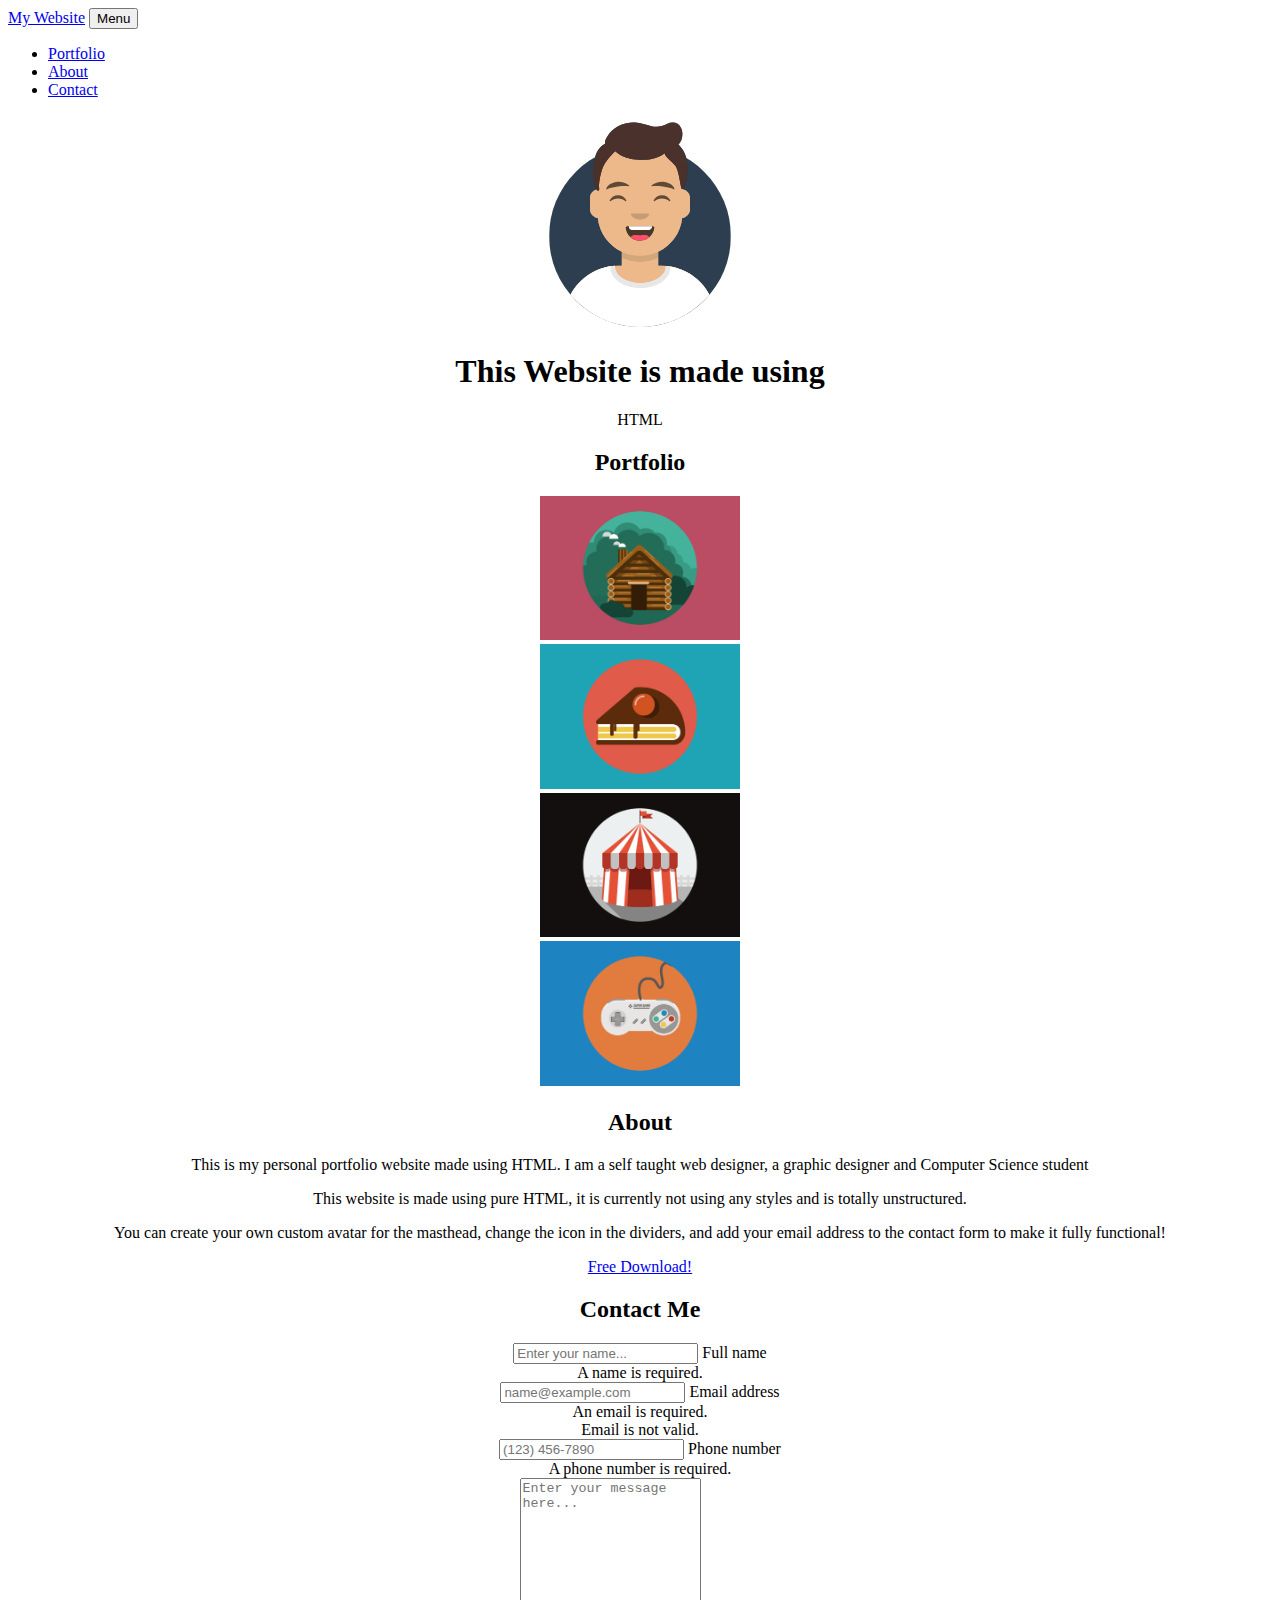
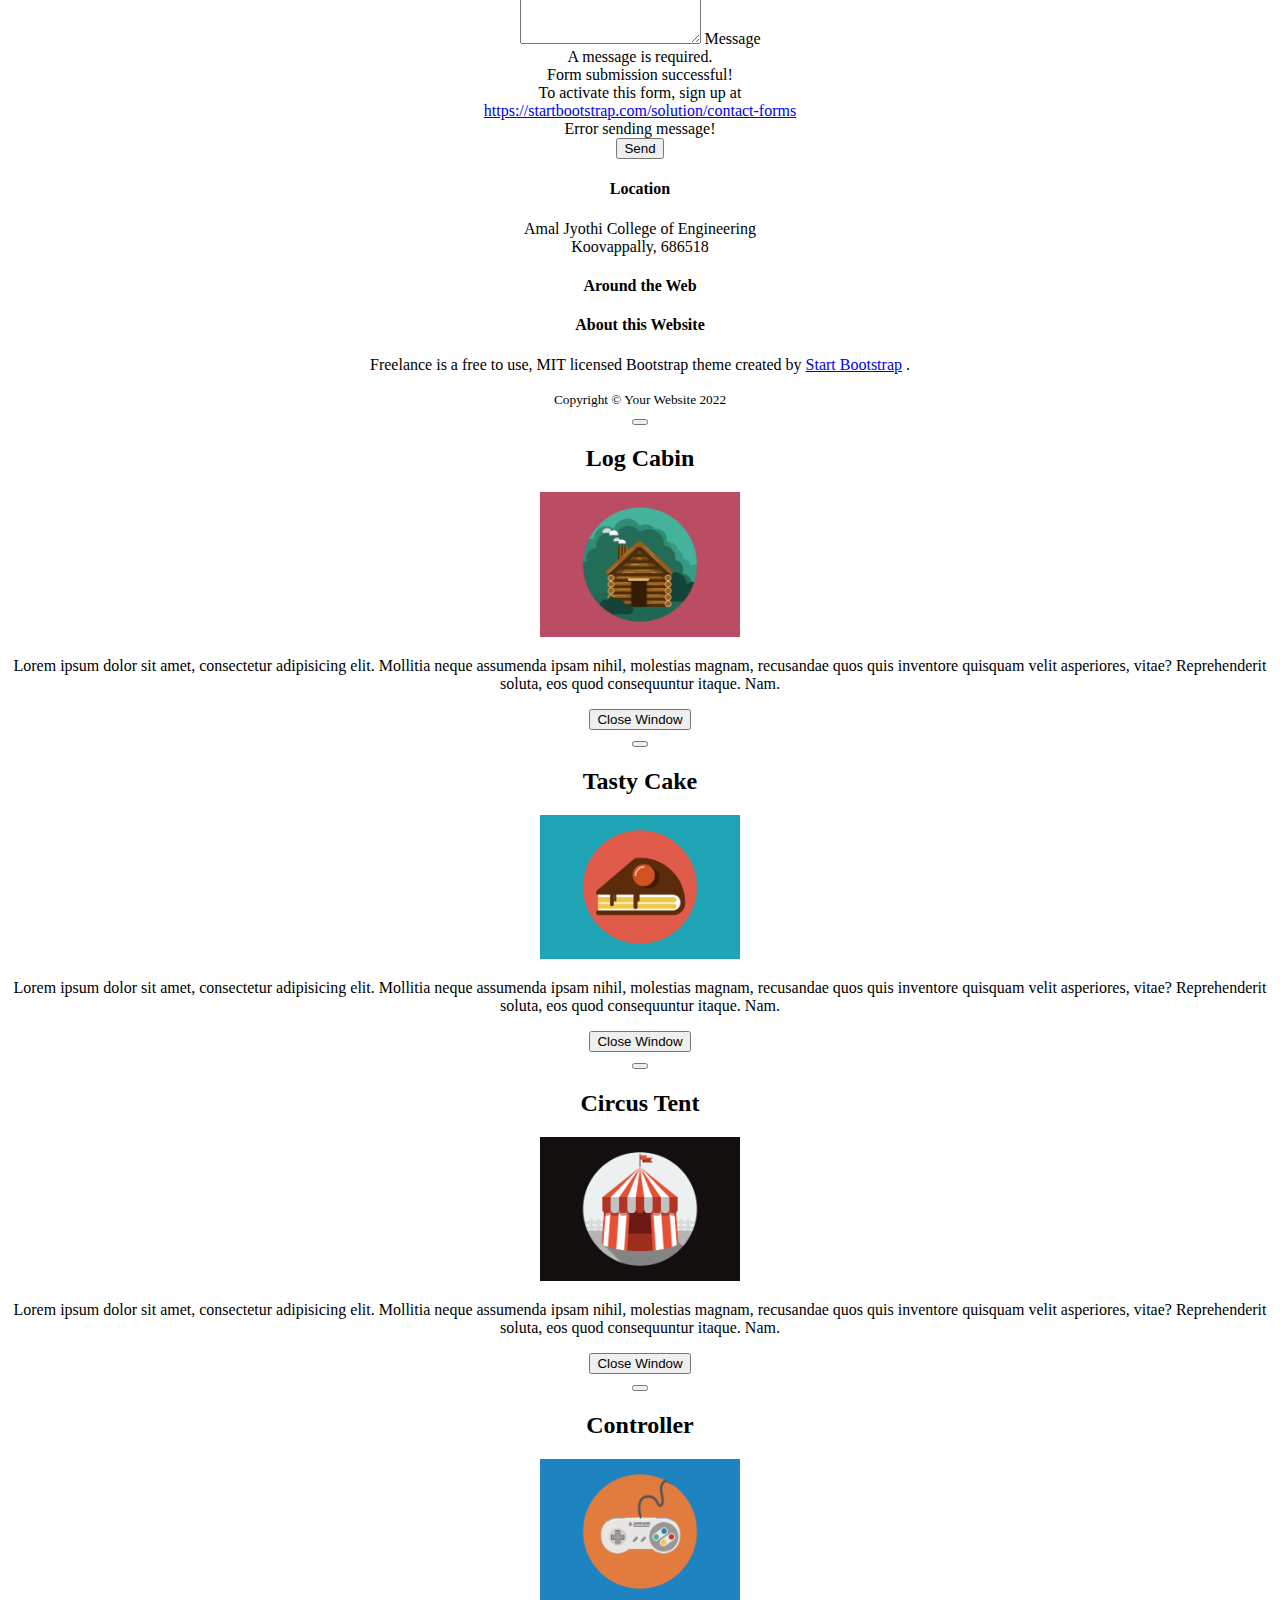
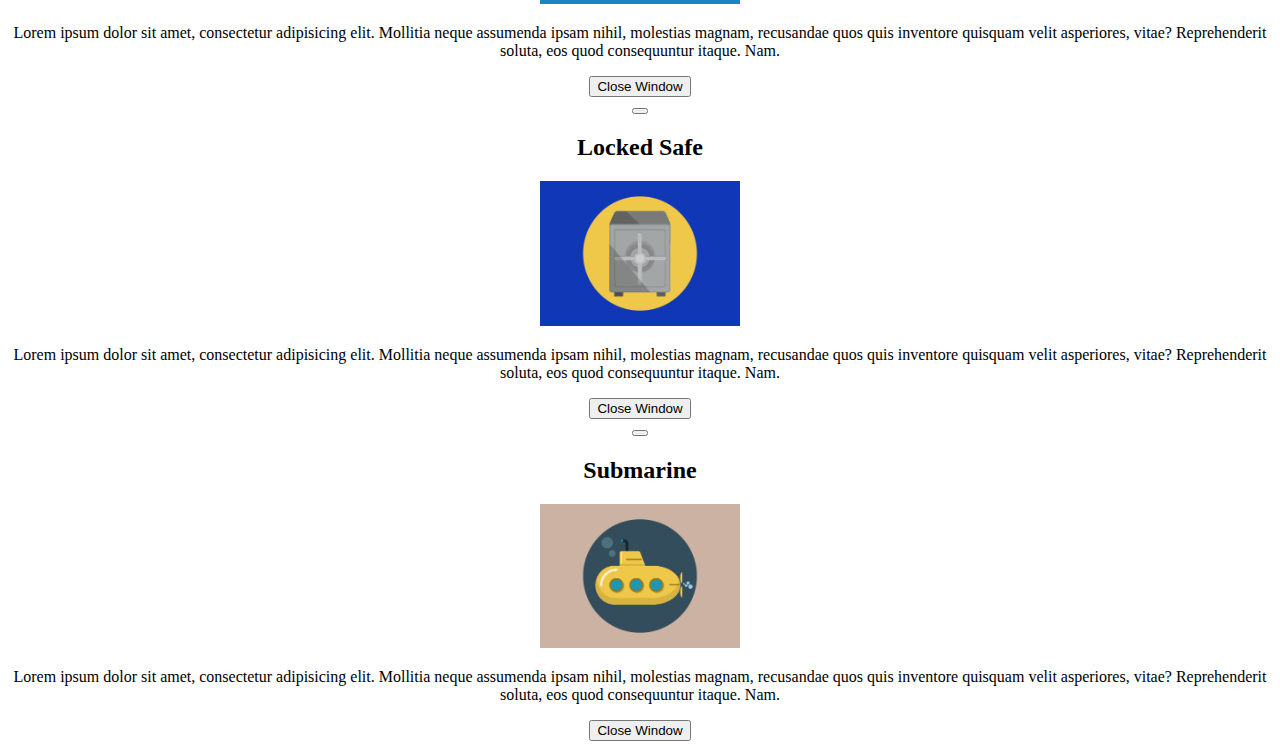
<file: 1_HTML/index.html>
<!DOCTYPE html>
<html lang="en">
    <head>
        <meta charset="utf-8" />
        <meta name="viewport" content="width=device-width, initial-scale=1, shrink-to-fit=no" />
        <meta name="description" content="" />
        <meta name="author" content="" />
        <title>AMAL JYOTHI - Open House</title>
        <!-- Favicon-->
        <link rel="icon" type="image/x-icon" href="assets/favicon.ico" />
        <!-- Font Awesome icons (free version)-->
        <!-- <script src="https://use.fontawesome.com/releases/v6.1.0/js/all.js" crossorigin="anonymous"></script> -->
        <!-- Google fonts-->
        <!-- <link href="https://fonts.googleapis.com/css?family=Montserrat:400,700" rel="stylesheet" type="text/css" /> -->
        <!-- <link href="https://fonts.googleapis.com/css?family=Lato:400,700,400italic,700italic" rel="stylesheet" type="text/css" /> -->
        <!-- Core theme CSS (includes Bootstrap)-->
        <!-- <link href="css/styles.css" rel="stylesheet" /> -->
    </head>
    <body id="page-top">
        <!-- Navigation-->
        <nav class="navbar navbar-expand-lg bg-secondary text-uppercase fixed-top" id="mainNav">
            <div class="container">
                <a class="navbar-brand" href="#page-top">My Website</a>
                <button class="navbar-toggler text-uppercase font-weight-bold bg-primary text-white rounded" type="button" data-bs-toggle="collapse" data-bs-target="#navbarResponsive" aria-controls="navbarResponsive" aria-expanded="false" aria-label="Toggle navigation">
                    Menu
                    <i class="fas fa-bars"></i>
                </button>
                <div class="collapse navbar-collapse" id="navbarResponsive">
                    <ul class="navbar-nav ms-auto">
                        <li class="nav-item mx-0 mx-lg-1"><a class="nav-link py-3 px-0 px-lg-3 rounded" href="#portfolio">Portfolio</a></li>
                        <li class="nav-item mx-0 mx-lg-1"><a class="nav-link py-3 px-0 px-lg-3 rounded" href="#about">About</a></li>
                        <li class="nav-item mx-0 mx-lg-1"><a class="nav-link py-3 px-0 px-lg-3 rounded" href="#contact">Contact</a></li>
                    </ul>
                </div>
            </div>
        </nav>
        <!-- Masthead-->
        <header class="masthead bg-primary text-white text-center" style="text-align: center;">
            <div class="container d-flex align-items-center flex-column">
                <!-- Masthead Avatar Image-->
                <img class="masthead-avatar mb-5" src="assets/img/avataaars.svg" width="200px" width="200px" salt="..." />
                <!-- Masthead Heading-->
                <h1 class="masthead-heading text-uppercase mb-0">This Website is made using</h1>
                <!-- Icon Divider-->
                <div class="divider-custom divider-light">
                    <div class="divider-custom-line"></div>
                    <div class="divider-custom-icon"><i class="fas fa-star"></i></div>
                    <div class="divider-custom-line"></div>
                </div>
                <!-- Masthead Subheading-->
                <p class="masthead-subheading font-weight-light mb-0">HTML</p>
            </div>
        </header>
        <!-- Portfolio Section-->
        <section class="page-section portfolio" id="portfolio" style="text-align: center;">
            <div class="container">
                <!-- Portfolio Section Heading-->
                <h2 class="page-section-heading text-center text-uppercase text-secondary mb-0">Portfolio</h2>
                <!-- Icon Divider-->
                <div class="divider-custom">
                    <div class="divider-custom-line"></div>
                    <div class="divider-custom-icon"><i class="fas fa-star"></i></div>
                    <div class="divider-custom-line"></div>
                </div>
                <!-- Portfolio Grid Items-->
                <div class="row justify-content-center">
                    <!-- Portfolio Item 1-->
                    <div class="col-md-6 col-lg-4 mb-5">
                        <div class="portfolio-item mx-auto" data-bs-toggle="modal" data-bs-target="#portfolioModal1">
                            <div class="portfolio-item-caption d-flex align-items-center justify-content-center h-100 w-100">
                                <div class="portfolio-item-caption-content text-center text-white"><i class="fas fa-plus fa-3x"></i></div>
                            </div>
                            <img class="img-fluid" src="assets/img/portfolio/cabin.png" width="200px" width="200px" alt="..." />
                        </div>
                    </div>
                    <!-- Portfolio Item 2-->
                    <div class="col-md-6 col-lg-4 mb-5">
                        <div class="portfolio-item mx-auto" data-bs-toggle="modal" data-bs-target="#portfolioModal2">
                            <div class="portfolio-item-caption d-flex align-items-center justify-content-center h-100 w-100">
                                <div class="portfolio-item-caption-content text-center text-white"><i class="fas fa-plus fa-3x"></i></div>
                            </div>
                            <img class="img-fluid" src="assets/img/portfolio/cake.png" width="200px" width="200px" alt="..." />
                        </div>
                    </div>
                    <!-- Portfolio Item 3-->
                    <div class="col-md-6 col-lg-4 mb-5">
                        <div class="portfolio-item mx-auto" data-bs-toggle="modal" data-bs-target="#portfolioModal3">
                            <div class="portfolio-item-caption d-flex align-items-center justify-content-center h-100 w-100">
                                <div class="portfolio-item-caption-content text-center text-white"><i class="fas fa-plus fa-3x"></i></div>
                            </div>
                            <img class="img-fluid" src="assets/img/portfolio/circus.png" width="200px" width="200px" alt="..." />
                        </div>
                    </div>
                    <!-- Portfolio Item 4-->
                    <div class="col-md-6 col-lg-4 mb-5 mb-lg-0">
                        <div class="portfolio-item mx-auto" data-bs-toggle="modal" data-bs-target="#portfolioModal4">
                            <div class="portfolio-item-caption d-flex align-items-center justify-content-center h-100 w-100">
                                <div class="portfolio-item-caption-content text-center text-white"><i class="fas fa-plus fa-3x"></i></div>
                            </div>
                            <img class="img-fluid" src="assets/img/portfolio/game.png" width="200px" width="200px" alt="..." />
                        </div>
                    </div>
                    <!-- Portfolio Item 5-->
                    <!-- <div class="col-md-6 col-lg-4 mb-5 mb-md-0">
                        <div class="portfolio-item mx-auto" data-bs-toggle="modal" data-bs-target="#portfolioModal5">
                            <div class="portfolio-item-caption d-flex align-items-center justify-content-center h-100 w-100">
                                <div class="portfolio-item-caption-content text-center text-white"><i class="fas fa-plus fa-3x"></i></div>
                            </div>
                            <img class="img-fluid" src="assets/img/portfolio/safe.png" width="200px" width="200px" alt="..." />
                        </div>
                    </div> -->
                    <!-- Portfolio Item 6-->
                    <!-- <div class="col-md-6 col-lg-4">
                        <div class="portfolio-item mx-auto" data-bs-toggle="modal" data-bs-target="#portfolioModal6">
                            <div class="portfolio-item-caption d-flex align-items-center justify-content-center h-100 w-100">
                                <div class="portfolio-item-caption-content text-center text-white"><i class="fas fa-plus fa-3x"></i></div>
                            </div>
                            <img class="img-fluid" src="assets/img/portfolio/submarine.png" width="200px" width="200px" alt="..." />
                        </div>
                    </div> -->
                </div>
            </div>
        </section>
        <!-- About Section-->
        <section class="page-section bg-primary text-white mb-0" id="about" style="text-align: center;">
            <div class="container">
                <!-- About Section Heading-->
                <h2 class="page-section-heading text-center text-uppercase text-white">About</h2>
                <!-- Icon Divider-->
                <div class="divider-custom divider-light">
                    <div class="divider-custom-line"></div>
                    <div class="divider-custom-icon"><i class="fas fa-star"></i></div>
                    <div class="divider-custom-line"></div>
                </div>
                <!-- About Section Content-->
                <div class="row">
                    <div class="col-lg-4 ms-auto"><p class="lead">This is my personal portfolio website made using HTML. I am a self taught web designer, a graphic designer and Computer Science student</p>
                        <p class="lead">This website is made using pure HTML, it is currently not using any styles and is totally unstructured.</p>
                    </div>
                    <div class="col-lg-4 me-auto"><p class="lead">You can create your own custom avatar for the masthead, change the icon in the dividers, and add your email address to the contact form to make it fully functional!</p></div>
                </div>
                <!-- About Section Button-->
                <div class="text-center mt-4">
                    <a class="btn btn-xl btn-outline-light" href="https://startbootstrap.com/theme/freelancer/">
                        <i class="fas fa-download me-2"></i>
                        Free Download!
                    </a>
                </div>
            </div>
        </section>
        <!-- Contact Section-->
        <section class="page-section" id="contact" style="text-align: center;">
            <div class="container">
                <!-- Contact Section Heading-->
                <h2 class="page-section-heading text-center text-uppercase text-secondary mb-0">Contact Me</h2>
                <!-- Icon Divider-->
                <div class="divider-custom">
                    <div class="divider-custom-line"></div>
                    <div class="divider-custom-icon"><i class="fas fa-star"></i></div>
                    <div class="divider-custom-line"></div>
                </div>
                <!-- Contact Section Form-->
                <div class="row justify-content-center">
                    <div class="col-lg-8 col-xl-7">
                        <!-- * * * * * * * * * * * * * * *-->
                        <!-- * * SB Forms Contact Form * *-->
                        <!-- * * * * * * * * * * * * * * *-->
                        <!-- This form is pre-integrated with SB Forms.-->
                        <!-- To make this form functional, sign up at-->
                        <!-- https://startbootstrap.com/solution/contact-forms-->
                        <!-- to get an API token!-->
                        <form id="contactForm" data-sb-form-api-token="API_TOKEN">
                            <!-- Name input-->
                            <div class="form-floating mb-3">
                                <input class="form-control" id="name" type="text" placeholder="Enter your name..." data-sb-validations="required" />
                                <label for="name">Full name</label>
                                <div class="invalid-feedback" data-sb-feedback="name:required">A name is required.</div>
                            </div>
                            <!-- Email address input-->
                            <div class="form-floating mb-3">
                                <input class="form-control" id="email" type="email" placeholder="name@example.com" data-sb-validations="required,email" />
                                <label for="email">Email address</label>
                                <div class="invalid-feedback" data-sb-feedback="email:required">An email is required.</div>
                                <div class="invalid-feedback" data-sb-feedback="email:email">Email is not valid.</div>
                            </div>
                            <!-- Phone number input-->
                            <div class="form-floating mb-3">
                                <input class="form-control" id="phone" type="tel" placeholder="(123) 456-7890" data-sb-validations="required" />
                                <label for="phone">Phone number</label>
                                <div class="invalid-feedback" data-sb-feedback="phone:required">A phone number is required.</div>
                            </div>
                            <!-- Message input-->
                            <div class="form-floating mb-3">
                                <textarea class="form-control" id="message" type="text" placeholder="Enter your message here..." style="height: 10rem" data-sb-validations="required"></textarea>
                                <label for="message">Message</label>
                                <div class="invalid-feedback" data-sb-feedback="message:required">A message is required.</div>
                            </div>
                            <!-- Submit success message-->
                            <!---->
                            <!-- This is what your users will see when the form-->
                            <!-- has successfully submitted-->
                            <div class="d-none" id="submitSuccessMessage">
                                <div class="text-center mb-3">
                                    <div class="fw-bolder">Form submission successful!</div>
                                    To activate this form, sign up at
                                    <br />
                                    <a href="https://startbootstrap.com/solution/contact-forms">https://startbootstrap.com/solution/contact-forms</a>
                                </div>
                            </div>
                            <!-- Submit error message-->
                            <!---->
                            <!-- This is what your users will see when there is-->
                            <!-- an error submitting the form-->
                            <div class="d-none" id="submitErrorMessage"><div class="text-center text-danger mb-3">Error sending message!</div></div>
                            <!-- Submit Button-->
                            <button class="btn btn-primary btn-xl disabled" id="submitButton" type="submit">Send</button>
                        </form>
                    </div>
                </div>
            </div>
        </section>
        <!-- Footer-->
        <footer class="footer text-center" style="text-align: center;">
            <div class="container">
                <div class="row">
                    <!-- Footer Location-->
                    <div class="col-lg-4 mb-5 mb-lg-0">
                        <h4 class="text-uppercase mb-4">Location</h4>
                        <p class="lead mb-0">
                            Amal Jyothi College of Engineering
                            <br />
                            Koovappally, 686518
                        </p>
                    </div>
                    <!-- Footer Social Icons-->
                    <div class="col-lg-4 mb-5 mb-lg-0">
                        <h4 class="text-uppercase mb-4">Around the Web</h4>
                        <a class="btn btn-outline-light btn-social mx-1" href="#!"><i class="fab fa-fw fa-facebook-f"></i></a>
                        <a class="btn btn-outline-light btn-social mx-1" href="#!"><i class="fab fa-fw fa-twitter"></i></a>
                        <a class="btn btn-outline-light btn-social mx-1" href="#!"><i class="fab fa-fw fa-linkedin-in"></i></a>
                        <a class="btn btn-outline-light btn-social mx-1" href="#!"><i class="fab fa-fw fa-dribbble"></i></a>
                    </div>
                    <!-- Footer About Text-->
                    <div class="col-lg-4">
                        <h4 class="text-uppercase mb-4">About this Website</h4>
                        <p class="lead mb-0">
                            Freelance is a free to use, MIT licensed Bootstrap theme created by
                            <a href="http://startbootstrap.com">Start Bootstrap</a>
                            .
                        </p>
                    </div>
                </div>
            </div>
        </footer>
        <!-- Copyright Section-->
        <div class="copyright py-4 text-center text-white" style="text-align: center;">
            <div class="container"><small>Copyright &copy; Your Website 2022</small></div>
        </div>
        <!-- Portfolio Modals-->
        <!-- Portfolio Modal 1-->
        <div class="portfolio-modal modal fade" style="text-align: center;"id="portfolioModal1" tabindex="-1" aria-labelledby="portfolioModal1"  aria-hidden="true">
            <div class="modal-dialog modal-xl">
                <div class="modal-content">
                    <div class="modal-header border-0"><button class="btn-close" type="button" data-bs-dismiss="modal" aria-label="Close"></button></div>
                    <div class="modal-body text-center pb-5">
                        <div class="container">
                            <div class="row justify-content-center">
                                <div class="col-lg-8">
                                    <!-- Portfolio Modal - Title-->
                                    <h2 class="portfolio-modal-title text-secondary text-uppercase mb-0">Log Cabin</h2>
                                    <!-- Icon Divider-->
                                    <div class="divider-custom">
                                        <div class="divider-custom-line"></div>
                                        <div class="divider-custom-icon"><i class="fas fa-star"></i></div>
                                        <div class="divider-custom-line"></div>
                                    </div>
                                    <!-- Portfolio Modal - Image-->
                                    <img class="img-fluid rounded mb-5" src="assets/img/portfolio/cabin.png"  width="200px" width="200px" alt="..." />
                                    <!-- Portfolio Modal - Text-->
                                    <p class="mb-4">Lorem ipsum dolor sit amet, consectetur adipisicing elit. Mollitia neque assumenda ipsam nihil, molestias magnam, recusandae quos quis inventore quisquam velit asperiores, vitae? Reprehenderit soluta, eos quod consequuntur itaque. Nam.</p>
                                    <button class="btn btn-primary" data-bs-dismiss="modal">
                                        <i class="fas fa-xmark fa-fw"></i>
                                        Close Window
                                    </button>
                                </div>
                            </div>
                        </div>
                    </div>
                </div>
            </div>
        </div>
        <!-- Portfolio Modal 2-->
        <div class="portfolio-modal modal fade" style="text-align: center;"id="portfolioModal2" tabindex="-1" aria-labelledby="portfolioModal2" aria-hidden="true">
            <div class="modal-dialog modal-xl">
                <div class="modal-content">
                    <div class="modal-header border-0"><button class="btn-close" type="button" data-bs-dismiss="modal" aria-label="Close"></button></div>
                    <div class="modal-body text-center pb-5">
                        <div class="container">
                            <div class="row justify-content-center">
                                <div class="col-lg-8">
                                    <!-- Portfolio Modal - Title-->
                                    <h2 class="portfolio-modal-title text-secondary text-uppercase mb-0">Tasty Cake</h2>
                                    <!-- Icon Divider-->
                                    <div class="divider-custom">
                                        <div class="divider-custom-line"></div>
                                        <div class="divider-custom-icon"><i class="fas fa-star"></i></div>
                                        <div class="divider-custom-line"></div>
                                    </div>
                                    <!-- Portfolio Modal - Image-->
                                    <img class="img-fluid rounded mb-5" src="assets/img/portfolio/cake.png" width="200px" width="200px" alt="..." />
                                    <!-- Portfolio Modal - Text-->
                                    <p class="mb-4">Lorem ipsum dolor sit amet, consectetur adipisicing elit. Mollitia neque assumenda ipsam nihil, molestias magnam, recusandae quos quis inventore quisquam velit asperiores, vitae? Reprehenderit soluta, eos quod consequuntur itaque. Nam.</p>
                                    <button class="btn btn-primary" data-bs-dismiss="modal">
                                        <i class="fas fa-xmark fa-fw"></i>
                                        Close Window
                                    </button>
                                </div>
                            </div>
                        </div>
                    </div>
                </div>
            </div>
        </div>
        <!-- Portfolio Modal 3-->
        <div class="portfolio-modal modal fade" style="text-align: center;" id="portfolioModal3" tabindex="-1" aria-labelledby="portfolioModal3" aria-hidden="true">
            <div class="modal-dialog modal-xl">
                <div class="modal-content">
                    <div class="modal-header border-0"><button class="btn-close" type="button" data-bs-dismiss="modal" aria-label="Close"></button></div>
                    <div class="modal-body text-center pb-5">
                        <div class="container">
                            <div class="row justify-content-center">
                                <div class="col-lg-8">
                                    <!-- Portfolio Modal - Title-->
                                    <h2 class="portfolio-modal-title text-secondary text-uppercase mb-0">Circus Tent</h2>
                                    <!-- Icon Divider-->
                                    <div class="divider-custom">
                                        <div class="divider-custom-line"></div>
                                        <div class="divider-custom-icon"><i class="fas fa-star"></i></div>
                                        <div class="divider-custom-line"></div>
                                    </div>
                                    <!-- Portfolio Modal - Image-->
                                    <img class="img-fluid rounded mb-5" src="assets/img/portfolio/circus.png" width="200px" width="200px" alt="..." />
                                    <!-- Portfolio Modal - Text-->
                                    <p class="mb-4">Lorem ipsum dolor sit amet, consectetur adipisicing elit. Mollitia neque assumenda ipsam nihil, molestias magnam, recusandae quos quis inventore quisquam velit asperiores, vitae? Reprehenderit soluta, eos quod consequuntur itaque. Nam.</p>
                                    <button class="btn btn-primary" data-bs-dismiss="modal">
                                        <i class="fas fa-xmark fa-fw"></i>
                                        Close Window
                                    </button>
                                </div>
                            </div>
                        </div>
                    </div>
                </div>
            </div>
        </div>
        <!-- Portfolio Modal 4-->
        <div class="portfolio-modal modal fade" style="text-align: center;"id="portfolioModal4" tabindex="-1" aria-labelledby="portfolioModal4" aria-hidden="true">
            <div class="modal-dialog modal-xl">
                <div class="modal-content">
                    <div class="modal-header border-0"><button class="btn-close" type="button" data-bs-dismiss="modal" aria-label="Close"></button></div>
                    <div class="modal-body text-center pb-5">
                        <div class="container">
                            <div class="row justify-content-center">
                                <div class="col-lg-8">
                                    <!-- Portfolio Modal - Title-->
                                    <h2 class="portfolio-modal-title text-secondary text-uppercase mb-0">Controller</h2>
                                    <!-- Icon Divider-->
                                    <div class="divider-custom">
                                        <div class="divider-custom-line"></div>
                                        <div class="divider-custom-icon"><i class="fas fa-star"></i></div>
                                        <div class="divider-custom-line"></div>
                                    </div>
                                    <!-- Portfolio Modal - Image-->
                                    <img class="img-fluid rounded mb-5" src="assets/img/portfolio/game.png" width="200px" width="200px" alt="..." />
                                    <!-- Portfolio Modal - Text-->
                                    <p class="mb-4">Lorem ipsum dolor sit amet, consectetur adipisicing elit. Mollitia neque assumenda ipsam nihil, molestias magnam, recusandae quos quis inventore quisquam velit asperiores, vitae? Reprehenderit soluta, eos quod consequuntur itaque. Nam.</p>
                                    <button class="btn btn-primary" data-bs-dismiss="modal">
                                        <i class="fas fa-xmark fa-fw"></i>
                                        Close Window
                                    </button>
                                </div>
                            </div>
                        </div>
                    </div>
                </div>
            </div>
        </div>
        <!-- Portfolio Modal 5-->
        <div class="portfolio-modal modal fade" style="text-align: center;" id="portfolioModal5" tabindex="-1" aria-labelledby="portfolioModal5" aria-hidden="true">
            <div class="modal-dialog modal-xl">
                <div class="modal-content">
                    <div class="modal-header border-0"><button class="btn-close" type="button" data-bs-dismiss="modal" aria-label="Close"></button></div>
                    <div class="modal-body text-center pb-5">
                        <div class="container">
                            <div class="row justify-content-center">
                                <div class="col-lg-8">
                                    <!-- Portfolio Modal - Title-->
                                    <h2 class="portfolio-modal-title text-secondary text-uppercase mb-0">Locked Safe</h2>
                                    <!-- Icon Divider-->
                                    <div class="divider-custom">
                                        <div class="divider-custom-line"></div>
                                        <div class="divider-custom-icon"><i class="fas fa-star"></i></div>
                                        <div class="divider-custom-line"></div>
                                    </div>
                                    <!-- Portfolio Modal - Image-->
                                    <img class="img-fluid rounded mb-5" src="assets/img/portfolio/safe.png"  width="200px" width="200px" alt="..." />
                                    <!-- Portfolio Modal - Text-->
                                    <p class="mb-4">Lorem ipsum dolor sit amet, consectetur adipisicing elit. Mollitia neque assumenda ipsam nihil, molestias magnam, recusandae quos quis inventore quisquam velit asperiores, vitae? Reprehenderit soluta, eos quod consequuntur itaque. Nam.</p>
                                    <button class="btn btn-primary" data-bs-dismiss="modal">
                                        <i class="fas fa-xmark fa-fw"></i>
                                        Close Window
                                    </button>
                                </div>
                            </div>
                        </div>
                    </div>
                </div>
            </div>
        </div>
        <!-- Portfolio Modal 6-->
        <div class="portfolio-modal modal fade" style="text-align: center;" id="portfolioModal6" tabindex="-1" aria-labelledby="portfolioModal6" aria-hidden="true">
            <div class="modal-dialog modal-xl">
                <div class="modal-content">
                    <div class="modal-header border-0"><button class="btn-close" type="button" data-bs-dismiss="modal" aria-label="Close"></button></div>
                    <div class="modal-body text-center pb-5">
                        <div class="container">
                            <div class="row justify-content-center">
                                <div class="col-lg-8">
                                    <!-- Portfolio Modal - Title-->
                                    <h2 class="portfolio-modal-title text-secondary text-uppercase mb-0">Submarine</h2>
                                    <!-- Icon Divider-->
                                    <div class="divider-custom">
                                        <div class="divider-custom-line"></div>
                                        <div class="divider-custom-icon"><i class="fas fa-star"></i></div>
                                        <div class="divider-custom-line"></div>
                                    </div>
                                    <!-- Portfolio Modal - Image-->
                                    <img class="img-fluid rounded mb-5" src="assets/img/portfolio/submarine.png" width="200px" width="200px" alt="..." />
                                    <!-- Portfolio Modal - Text-->
                                    <p class="mb-4">Lorem ipsum dolor sit amet, consectetur adipisicing elit. Mollitia neque assumenda ipsam nihil, molestias magnam, recusandae quos quis inventore quisquam velit asperiores, vitae? Reprehenderit soluta, eos quod consequuntur itaque. Nam.</p>
                                    <button class="btn btn-primary" data-bs-dismiss="modal">
                                        <i class="fas fa-xmark fa-fw"></i>
                                        Close Window
                                    </button>
                                </div>
                            </div>
                        </div>
                    </div>
                </div>
            </div>
        </div>
        <!-- Bootstrap core JS-->
        <!-- <script src="https://cdn.jsdelivr.net/npm/bootstrap@5.1.3/dist/js/bootstrap.bundle.min.js"></script> -->
        <!-- Core theme JS-->
        <!-- Auto scrolling part -->
        <script>
            let x = 0;
            let y = document.body.scrollHeight;
            function Scroll(){
                window.scroll(0, x);
                x = x + 2;
                if (x > y){
                    location.reload()
                    // setTimeout(function (){location.reload()}, 100);
                }
                requestAnimationFrame(Scroll)
            }
            Scroll()
        </script>

    </body>
</html>
</file>
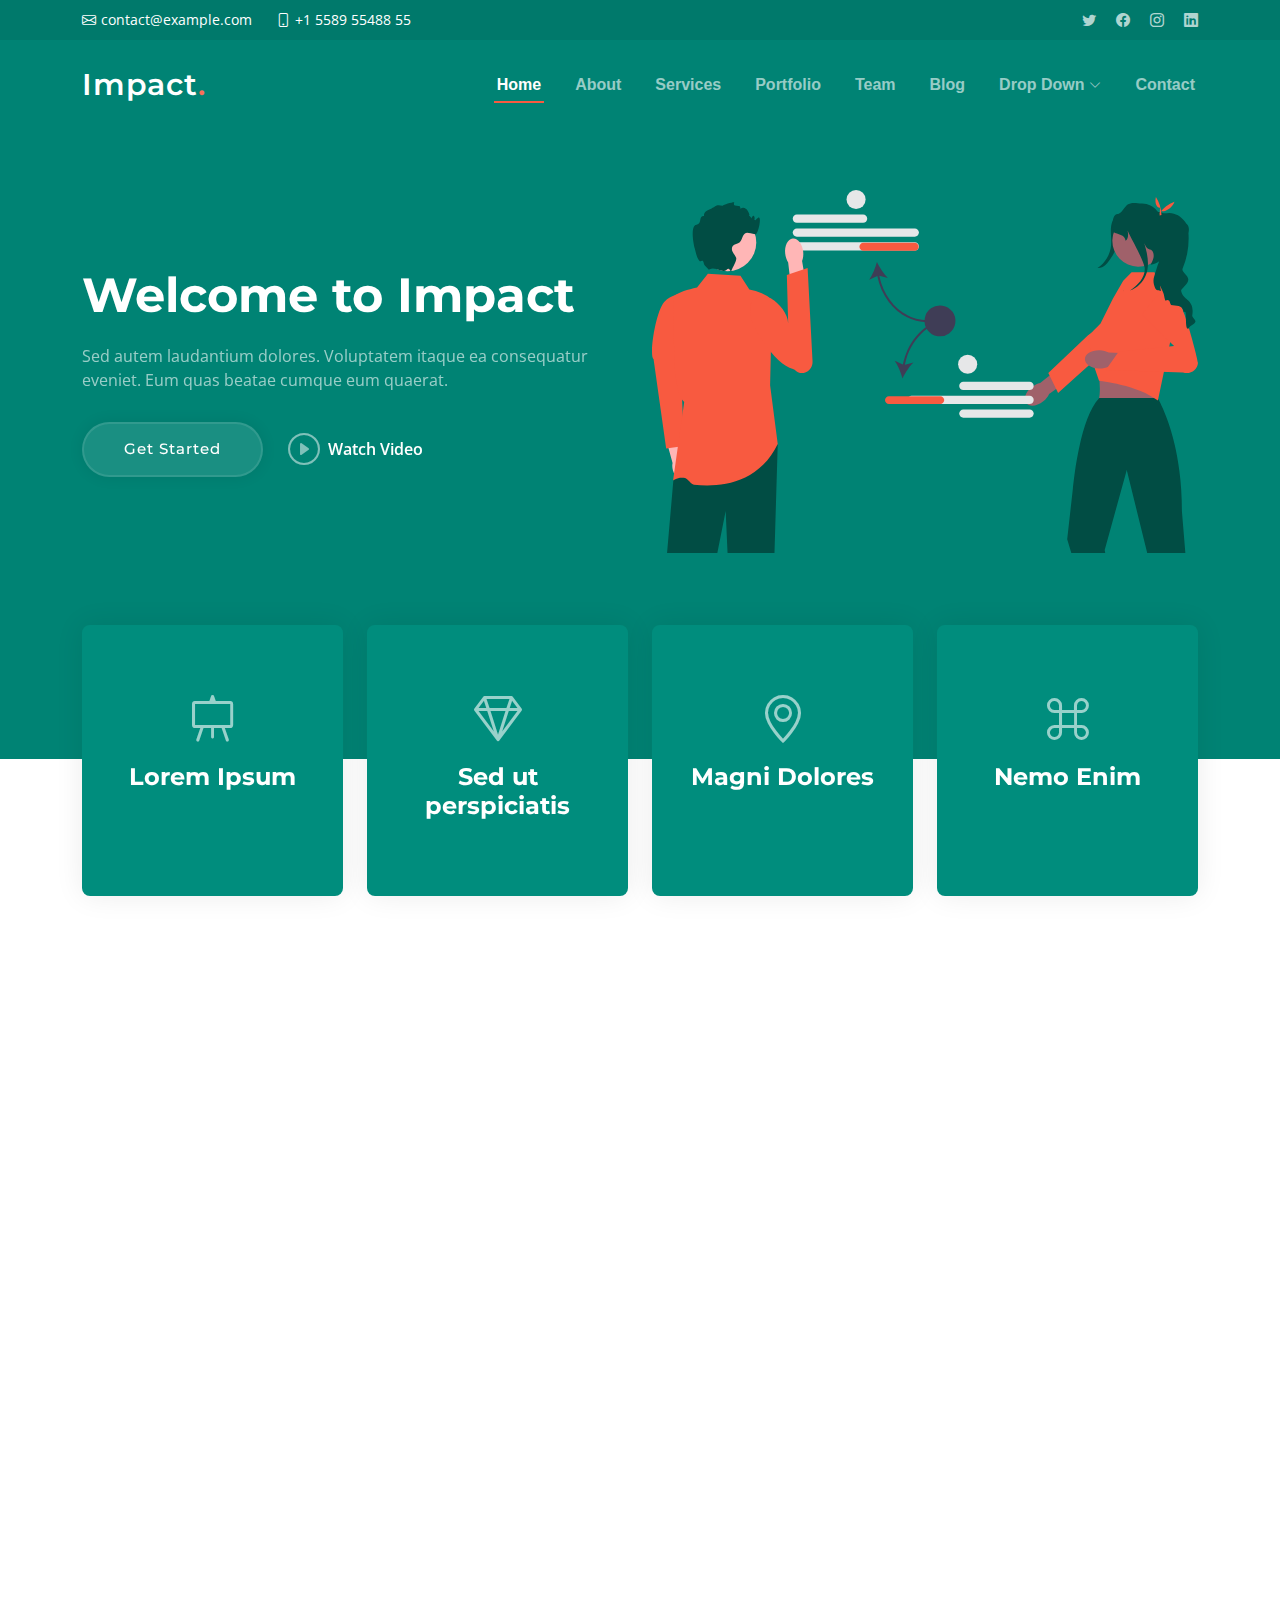
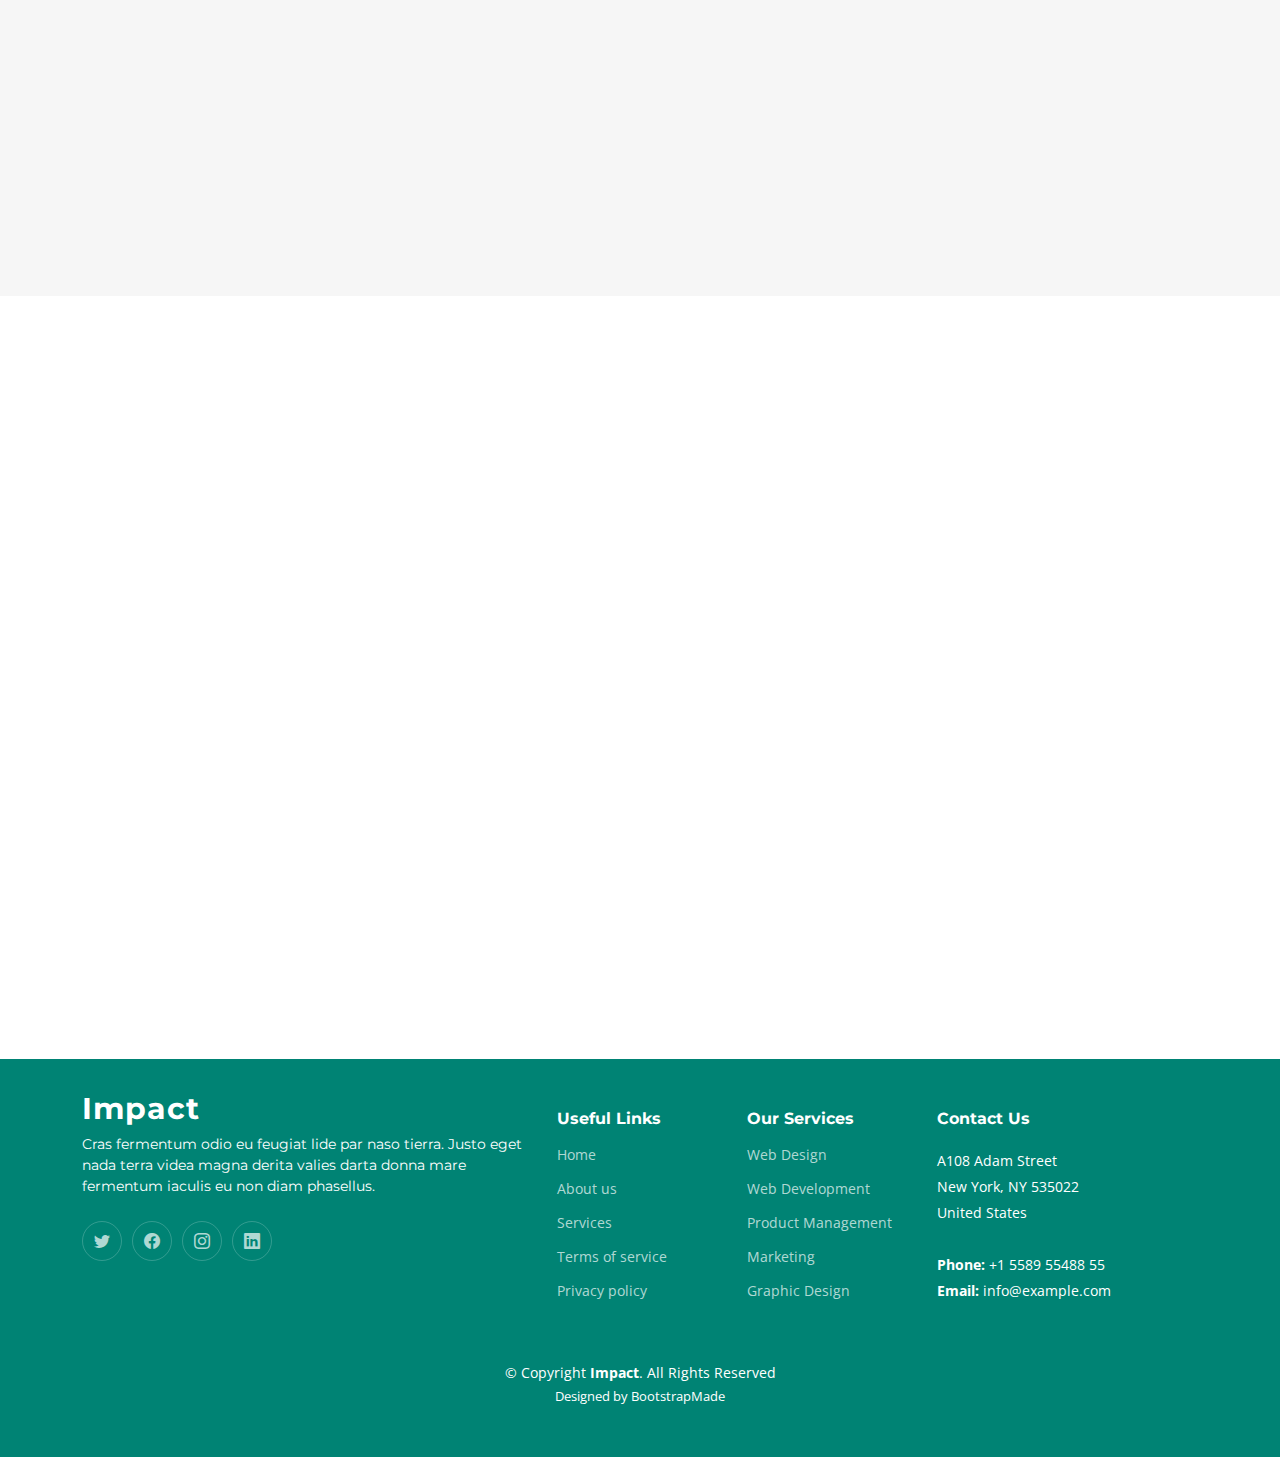
<file: Interactive Web Page/index.html>
<!DOCTYPE html>
<html lang="en">

<head>
  <meta charset="utf-8">
  <meta content="width=device-width, initial-scale=1.0" name="viewport">

  <title>Impact Bootstrap Template - Index</title>
  <meta content="" name="description">
  <meta content="" name="keywords">

  <!-- Favicons -->
  <link href="assets/img/favicon.png" rel="icon">
  <link href="assets/img/apple-touch-icon.png" rel="apple-touch-icon">

  <!-- Google Fonts -->
  <link rel="preconnect" href="https://fonts.googleapis.com">
  <link rel="preconnect" href="https://fonts.gstatic.com" crossorigin>
  <link href="https://fonts.googleapis.com/css2?family=Open+Sans:ital,wght@0,300;0,400;0,500;0,600;0,700;1,300;1,400;1,600;1,700&family=Montserrat:ital,wght@0,300;0,400;0,500;0,600;0,700;1,300;1,400;1,500;1,600;1,700&family=Raleway:ital,wght@0,300;0,400;0,500;0,600;0,700;1,300;1,400;1,500;1,600;1,700&display=swap" rel="stylesheet">

  <!-- Vendor CSS Files -->
  <link href="assets/vendor/bootstrap/css/bootstrap.min.css" rel="stylesheet">
  <link href="assets/vendor/bootstrap-icons/bootstrap-icons.css" rel="stylesheet">
  <link href="assets/vendor/aos/aos.css" rel="stylesheet">
  <link href="assets/vendor/glightbox/css/glightbox.min.css" rel="stylesheet">
  <link href="assets/vendor/swiper/swiper-bundle.min.css" rel="stylesheet">

  <!-- Template Main CSS File -->
  <link href="assets/css/main.css" rel="stylesheet">

  <!-- =======================================================
  * Template Name: Impact - v1.1.1
  * Template URL: https://bootstrapmade.com/impact-bootstrap-business-website-template/
  * Author: BootstrapMade.com
  * License: https://bootstrapmade.com/license/
  ======================================================== -->
</head>

<body>

  <!-- ======= Header ======= -->
  <section id="topbar" class="topbar d-flex align-items-center">
    <div class="container d-flex justify-content-center justify-content-md-between">
      <div class="contact-info d-flex align-items-center">
        <i class="bi bi-envelope d-flex align-items-center"><a href="mailto:contact@example.com">contact@example.com</a></i>
        <i class="bi bi-phone d-flex align-items-center ms-4"><span>+1 5589 55488 55</span></i>
      </div>
      <div class="social-links d-none d-md-flex align-items-center">
        <a href="#" class="twitter"><i class="bi bi-twitter"></i></a>
        <a href="#" class="facebook"><i class="bi bi-facebook"></i></a>
        <a href="#" class="instagram"><i class="bi bi-instagram"></i></a>
        <a href="#" class="linkedin"><i class="bi bi-linkedin"></i></i></a>
      </div>
    </div>
  </section><!-- End Top Bar -->

  <header id="header" class="header d-flex align-items-center">

    <div class="container-fluid container-xl d-flex align-items-center justify-content-between">
      <a href="index.html" class="logo d-flex align-items-center">
        <!-- Uncomment the line below if you also wish to use an image logo -->
        <!-- <img src="assets/img/logo.png" alt=""> -->
        <h1>Impact<span>.</span></h1>
      </a>
      <nav id="navbar" class="navbar">
        <ul>
          <li><a href="#hero">Home</a></li>
          <li><a href="#about">About</a></li>
          <li><a href="#services">Services</a></li>
          <li><a href="#portfolio">Portfolio</a></li>
          <li><a href="#team">Team</a></li>
          <li><a href="blog.html">Blog</a></li>
          <li class="dropdown"><a href="#"><span>Drop Down</span> <i class="bi bi-chevron-down dropdown-indicator"></i></a>
            <ul>
              <li><a href="#">Drop Down 1</a></li>
              <li class="dropdown"><a href="#"><span>Deep Drop Down</span> <i class="bi bi-chevron-down dropdown-indicator"></i></a>
                <ul>
                  <li><a href="#">Deep Drop Down 1</a></li>
                  <li><a href="#">Deep Drop Down 2</a></li>
                  <li><a href="#">Deep Drop Down 3</a></li>
                  <li><a href="#">Deep Drop Down 4</a></li>
                  <li><a href="#">Deep Drop Down 5</a></li>
                </ul>
              </li>
              <li><a href="#">Drop Down 2</a></li>
              <li><a href="#">Drop Down 3</a></li>
              <li><a href="#">Drop Down 4</a></li>
            </ul>
          </li>
          <li><a href="#contact">Contact</a></li>
        </ul>
      </nav><!-- .navbar -->

      <i class="mobile-nav-toggle mobile-nav-show bi bi-list"></i>
      <i class="mobile-nav-toggle mobile-nav-hide d-none bi bi-x"></i>

    </div>
  </header><!-- End Header -->
  <!-- End Header -->

  <!-- ======= Hero Section ======= -->
  <section id="hero" class="hero">
    <div class="container position-relative">
      <div class="row gy-5" data-aos="fade-in">
        <div class="col-lg-6 order-2 order-lg-1 d-flex flex-column justify-content-center text-center text-lg-start">
          <h2>Welcome to <span>Impact</span></h2>
          <p>Sed autem laudantium dolores. Voluptatem itaque ea consequatur eveniet. Eum quas beatae cumque eum quaerat.</p>
          <div class="d-flex justify-content-center justify-content-lg-start">
            <a href="#about" class="btn-get-started">Get Started</a>
            <a href="https://www.youtube.com/watch?v=LXb3EKWsInQ" class="glightbox btn-watch-video d-flex align-items-center"><i class="bi bi-play-circle"></i><span>Watch Video</span></a>
          </div>
        </div>
        <div class="col-lg-6 order-1 order-lg-2">
          <img src="assets/img/hero-img.svg" class="img-fluid" alt="" data-aos="zoom-out" data-aos-delay="100">
        </div>
      </div>
    </div>

    <div class="icon-boxes position-relative">
      <div class="container position-relative">
        <div class="row gy-4 mt-5">

          <div class="col-xl-3 col-md-6" data-aos="fade-up" data-aos-delay="100">
            <div class="icon-box">
              <div class="icon"><i class="bi bi-easel"></i></div>
              <h4 class="title"><a href="" class="stretched-link">Lorem Ipsum</a></h4>
            </div>
          </div>
          <!--End Icon Box -->

          <div class="col-xl-3 col-md-6" data-aos="fade-up" data-aos-delay="200">
            <div class="icon-box">
              <div class="icon"><i class="bi bi-gem"></i></div>
              <h4 class="title"><a href="" class="stretched-link">Sed ut perspiciatis</a></h4>
            </div>
          </div>
          <!--End Icon Box -->

          <div class="col-xl-3 col-md-6" data-aos="fade-up" data-aos-delay="300">
            <div class="icon-box">
              <div class="icon"><i class="bi bi-geo-alt"></i></div>
              <h4 class="title"><a href="" class="stretched-link">Magni Dolores</a></h4>
            </div>
          </div>
          <!--End Icon Box -->

          <div class="col-xl-3 col-md-6" data-aos="fade-up" data-aos-delay="500">
            <div class="icon-box">
              <div class="icon"><i class="bi bi-command"></i></div>
              <h4 class="title"><a href="" class="stretched-link">Nemo Enim</a></h4>
            </div>
          </div>
          <!--End Icon Box -->

        </div>
      </div>
    </div>

    </div>
  </section>
  <!-- End Hero Section -->

  <main id="main">

    <!-- ======= About Us Section ======= -->
    <section id="about" class="about">
      <div class="container" data-aos="fade-up">

        <div class="section-header">
          <h2>About Us</h2>
          <p>Aperiam dolorum et et wuia molestias qui eveniet numquam nihil porro incidunt dolores placeat sunt id nobis omnis tiledo stran delop</p>
        </div>

        <div class="row gy-4">
          <div class="col-lg-6">
            <h3>Voluptatem dignissimos provident quasi corporis</h3>
            <img src="assets/img/about.jpg" class="img-fluid rounded-4 mb-4" alt="">
            <p>Ut fugiat ut sunt quia veniam. Voluptate perferendis perspiciatis quod nisi et. Placeat debitis quia recusandae odit et consequatur voluptatem. Dignissimos pariatur consectetur fugiat voluptas ea.</p>
            <p>Temporibus nihil enim deserunt sed ea. Provident sit expedita aut cupiditate nihil vitae quo officia vel. Blanditiis eligendi possimus et in cum. Quidem eos ut sint rem veniam qui. Ut ut repellendus nobis tempore doloribus debitis explicabo similique sit. Accusantium sed ut omnis beatae neque deleniti repellendus.</p>
          </div>
          <div class="col-lg-6">
            <div class="content ps-0 ps-lg-5">
              <p class="fst-italic">
                Lorem ipsum dolor sit amet, consectetur adipiscing elit, sed do eiusmod tempor incididunt ut labore et dolore
                magna aliqua.
              </p>
              <ul>
                <li><i class="bi bi-check-circle-fill"></i> Ullamco laboris nisi ut aliquip ex ea commodo consequat.</li>
                <li><i class="bi bi-check-circle-fill"></i> Duis aute irure dolor in reprehenderit in voluptate velit.</li>
                <li><i class="bi bi-check-circle-fill"></i> Ullamco laboris nisi ut aliquip ex ea commodo consequat. Duis aute irure dolor in reprehenderit in voluptate trideta storacalaperda mastiro dolore eu fugiat nulla pariatur.</li>
              </ul>
              <p>
                Ullamco laboris nisi ut aliquip ex ea commodo consequat. Duis aute irure dolor in reprehenderit in voluptate
                velit esse cillum dolore eu fugiat nulla pariatur. Excepteur sint occaecat cupidatat non proident
              </p>

              <div class="position-relative mt-4">
                <img src="assets/img/about-2.jpg" class="img-fluid rounded-4" alt="">
                <a href="https://www.youtube.com/watch?v=LXb3EKWsInQ" class="glightbox play-btn"></a>
              </div>
            </div>
          </div>
        </div>

      </div>
    </section><!-- End About Us Section -->

    <!-- ======= Clients Section ======= -->
    <section id="clients" class="clients">
      <div class="container" data-aos="zoom-out">

        <div class="clients-slider swiper">
          <div class="swiper-wrapper align-items-center">
            <div class="swiper-slide"><img src="assets/img/clients/client-1.png" class="img-fluid" alt=""></div>
            <div class="swiper-slide"><img src="assets/img/clients/client-2.png" class="img-fluid" alt=""></div>
            <div class="swiper-slide"><img src="assets/img/clients/client-3.png" class="img-fluid" alt=""></div>
            <div class="swiper-slide"><img src="assets/img/clients/client-4.png" class="img-fluid" alt=""></div>
            <div class="swiper-slide"><img src="assets/img/clients/client-5.png" class="img-fluid" alt=""></div>
            <div class="swiper-slide"><img src="assets/img/clients/client-6.png" class="img-fluid" alt=""></div>
            <div class="swiper-slide"><img src="assets/img/clients/client-7.png" class="img-fluid" alt=""></div>
            <div class="swiper-slide"><img src="assets/img/clients/client-8.png" class="img-fluid" alt=""></div>
          </div>
        </div>

      </div>
    </section><!-- End Clients Section -->

    <!-- ======= Stats Counter Section ======= -->
    <section id="stats-counter" class="stats-counter">
      <div class="container" data-aos="fade-up">

        <div class="row gy-4 align-items-center">

          <div class="col-lg-6">
            <img src="assets/img/stats-img.svg" alt="" class="img-fluid">
          </div>

          <div class="col-lg-6">

            <div class="stats-item d-flex align-items-center">
              <span data-purecounter-start="0" data-purecounter-end="232" data-purecounter-duration="1" class="purecounter"></span>
              <p><strong>Happy Clients</strong> consequuntur quae diredo para mesta</p>
            </div><!-- End Stats Item -->

            <div class="stats-item d-flex align-items-center">
              <span data-purecounter-start="0" data-purecounter-end="521" data-purecounter-duration="1" class="purecounter"></span>
              <p><strong>Projects</strong> adipisci atque cum quia aut</p>
            </div><!-- End Stats Item -->

            <div class="stats-item d-flex align-items-center">
              <span data-purecounter-start="0" data-purecounter-end="453" data-purecounter-duration="1" class="purecounter"></span>
              <p><strong>Hours Of Support</strong> aut commodi quaerat</p>
            </div><!-- End Stats Item -->

          </div>

        </div>

      </div>
    </section><!-- End Stats Counter Section -->

    <!-- ======= Call To Action Section ======= -->
    <section id="call-to-action" class="call-to-action">
      <div class="container text-center" data-aos="zoom-out">
        <a href="https://www.youtube.com/watch?v=LXb3EKWsInQ" class="glightbox play-btn"></a>
        <h3>Call To Action</h3>
        <p> Duis aute irure dolor in reprehenderit in voluptate velit esse cillum dolore eu fugiat nulla pariatur. Excepteur sint occaecat cupidatat non proident, sunt in culpa qui officia deserunt mollit anim id est laborum.</p>
        <a class="cta-btn" href="#">Call To Action</a>
      </div>
    </section><!-- End Call To Action Section -->

    <!-- ======= Our Services Section ======= -->
    <section id="services" class="services sections-bg">
      <div class="container" data-aos="fade-up">

        <div class="section-header">
          <h2>Our Services</h2>
          <p>Aperiam dolorum et et wuia molestias qui eveniet numquam nihil porro incidunt dolores placeat sunt id nobis omnis tiledo stran delop</p>
        </div>

        <div class="row gy-4" data-aos="fade-up" data-aos-delay="100">

          <div class="col-lg-4 col-md-6">
            <div class="service-item  position-relative">
              <div class="icon">
                <i class="bi bi-activity"></i>
              </div>
              <h3>Nesciunt Mete</h3>
              <p>Provident nihil minus qui consequatur non omnis maiores. Eos accusantium minus dolores iure perferendis tempore et consequatur.</p>
              <a href="#" class="readmore stretched-link">Read more <i class="bi bi-arrow-right"></i></a>
            </div>
          </div><!-- End Service Item -->

          <div class="col-lg-4 col-md-6">
            <div class="service-item position-relative">
              <div class="icon">
                <i class="bi bi-broadcast"></i>
              </div>
              <h3>Eosle Commodi</h3>
              <p>Ut autem aut autem non a. Sint sint sit facilis nam iusto sint. Libero corrupti neque eum hic non ut nesciunt dolorem.</p>
              <a href="#" class="readmore stretched-link">Read more <i class="bi bi-arrow-right"></i></a>
            </div>
          </div><!-- End Service Item -->

          <div class="col-lg-4 col-md-6">
            <div class="service-item position-relative">
              <div class="icon">
                <i class="bi bi-easel"></i>
              </div>
              <h3>Ledo Markt</h3>
              <p>Ut excepturi voluptatem nisi sed. Quidem fuga consequatur. Minus ea aut. Vel qui id voluptas adipisci eos earum corrupti.</p>
              <a href="#" class="readmore stretched-link">Read more <i class="bi bi-arrow-right"></i></a>
            </div>
          </div><!-- End Service Item -->

          <div class="col-lg-4 col-md-6">
            <div class="service-item position-relative">
              <div class="icon">
                <i class="bi bi-bounding-box-circles"></i>
              </div>
              <h3>Asperiores Commodit</h3>
              <p>Non et temporibus minus omnis sed dolor esse consequatur. Cupiditate sed error ea fuga sit provident adipisci neque.</p>
              <a href="#" class="readmore stretched-link">Read more <i class="bi bi-arrow-right"></i></a>
            </div>
          </div><!-- End Service Item -->

          <div class="col-lg-4 col-md-6">
            <div class="service-item position-relative">
              <div class="icon">
                <i class="bi bi-calendar4-week"></i>
              </div>
              <h3>Velit Doloremque</h3>
              <p>Cumque et suscipit saepe. Est maiores autem enim facilis ut aut ipsam corporis aut. Sed animi at autem alias eius labore.</p>
              <a href="#" class="readmore stretched-link">Read more <i class="bi bi-arrow-right"></i></a>
            </div>
          </div><!-- End Service Item -->

          <div class="col-lg-4 col-md-6">
            <div class="service-item position-relative">
              <div class="icon">
                <i class="bi bi-chat-square-text"></i>
              </div>
              <h3>Dolori Architecto</h3>
              <p>Hic molestias ea quibusdam eos. Fugiat enim doloremque aut neque non et debitis iure. Corrupti recusandae ducimus enim.</p>
              <a href="#" class="readmore stretched-link">Read more <i class="bi bi-arrow-right"></i></a>
            </div>
          </div><!-- End Service Item -->

        </div>

      </div>
    </section><!-- End Our Services Section -->

    <!-- ======= Testimonials Section ======= -->
    <section id="testimonials" class="testimonials">
      <div class="container" data-aos="fade-up">

        <div class="section-header">
          <h2>Testimonials</h2>
          <p>Voluptatem quibusdam ut ullam perferendis repellat non ut consequuntur est eveniet deleniti fignissimos eos quam</p>
        </div>

        <div class="slides-3 swiper" data-aos="fade-up" data-aos-delay="100">
          <div class="swiper-wrapper">

            <div class="swiper-slide">
              <div class="testimonial-wrap">
                <div class="testimonial-item">
                  <div class="d-flex align-items-center">
                    <img src="assets/img/testimonials/testimonials-1.jpg" class="testimonial-img flex-shrink-0" alt="">
                    <div>
                      <h3>Saul Goodman</h3>
                      <h4>Ceo &amp; Founder</h4>
                      <div class="stars">
                        <i class="bi bi-star-fill"></i><i class="bi bi-star-fill"></i><i class="bi bi-star-fill"></i><i class="bi bi-star-fill"></i><i class="bi bi-star-fill"></i>
                      </div>
                    </div>
                  </div>
                  <p>
                    <i class="bi bi-quote quote-icon-left"></i>
                    Proin iaculis purus consequat sem cure digni ssim donec porttitora entum suscipit rhoncus. Accusantium quam, ultricies eget id, aliquam eget nibh et. Maecen aliquam, risus at semper.
                    <i class="bi bi-quote quote-icon-right"></i>
                  </p>
                </div>
              </div>
            </div><!-- End testimonial item -->

            <div class="swiper-slide">
              <div class="testimonial-wrap">
                <div class="testimonial-item">
                  <div class="d-flex align-items-center">
                    <img src="assets/img/testimonials/testimonials-2.jpg" class="testimonial-img flex-shrink-0" alt="">
                    <div>
                      <h3>Sara Wilsson</h3>
                      <h4>Designer</h4>
                      <div class="stars">
                        <i class="bi bi-star-fill"></i><i class="bi bi-star-fill"></i><i class="bi bi-star-fill"></i><i class="bi bi-star-fill"></i><i class="bi bi-star-fill"></i>
                      </div>
                    </div>
                  </div>
                  <p>
                    <i class="bi bi-quote quote-icon-left"></i>
                    Export tempor illum tamen malis malis eram quae irure esse labore quem cillum quid cillum eram malis quorum velit fore eram velit sunt aliqua noster fugiat irure amet legam anim culpa.
                    <i class="bi bi-quote quote-icon-right"></i>
                  </p>
                </div>
              </div>
            </div><!-- End testimonial item -->

            <div class="swiper-slide">
              <div class="testimonial-wrap">
                <div class="testimonial-item">
                  <div class="d-flex align-items-center">
                    <img src="assets/img/testimonials/testimonials-3.jpg" class="testimonial-img flex-shrink-0" alt="">
                    <div>
                      <h3>Jena Karlis</h3>
                      <h4>Store Owner</h4>
                      <div class="stars">
                        <i class="bi bi-star-fill"></i><i class="bi bi-star-fill"></i><i class="bi bi-star-fill"></i><i class="bi bi-star-fill"></i><i class="bi bi-star-fill"></i>
                      </div>
                    </div>
                  </div>
                  <p>
                    <i class="bi bi-quote quote-icon-left"></i>
                    Enim nisi quem export duis labore cillum quae magna enim sint quorum nulla quem veniam duis minim tempor labore quem eram duis noster aute amet eram fore quis sint minim.
                    <i class="bi bi-quote quote-icon-right"></i>
                  </p>
                </div>
              </div>
            </div><!-- End testimonial item -->

            <div class="swiper-slide">
              <div class="testimonial-wrap">
                <div class="testimonial-item">
                  <div class="d-flex align-items-center">
                    <img src="assets/img/testimonials/testimonials-4.jpg" class="testimonial-img flex-shrink-0" alt="">
                    <div>
                      <h3>Matt Brandon</h3>
                      <h4>Freelancer</h4>
                      <div class="stars">
                        <i class="bi bi-star-fill"></i><i class="bi bi-star-fill"></i><i class="bi bi-star-fill"></i><i class="bi bi-star-fill"></i><i class="bi bi-star-fill"></i>
                      </div>
                    </div>
                  </div>
                  <p>
                    <i class="bi bi-quote quote-icon-left"></i>
                    Fugiat enim eram quae cillum dolore dolor amet nulla culpa multos export minim fugiat minim velit minim dolor enim duis veniam ipsum anim magna sunt elit fore quem dolore.
                    <i class="bi bi-quote quote-icon-right"></i>
                  </p>
                </div>
              </div>
            </div><!-- End testimonial item -->

            <div class="swiper-slide">
              <div class="testimonial-wrap">
                <div class="testimonial-item">
                  <div class="d-flex align-items-center">
                    <img src="assets/img/testimonials/testimonials-5.jpg" class="testimonial-img flex-shrink-0" alt="">
                    <div>
                      <h3>John Larson</h3>
                      <h4>Entrepreneur</h4>
                      <div class="stars">
                        <i class="bi bi-star-fill"></i><i class="bi bi-star-fill"></i><i class="bi bi-star-fill"></i><i class="bi bi-star-fill"></i><i class="bi bi-star-fill"></i>
                      </div>
                    </div>
                  </div>
                  <p>
                    <i class="bi bi-quote quote-icon-left"></i>
                    Quis quorum aliqua sint quem legam fore sunt eram irure aliqua veniam tempor noster veniam enim culpa labore duis sunt culpa nulla illum cillum fugiat legam esse veniam culpa fore.
                    <i class="bi bi-quote quote-icon-right"></i>
                  </p>
                </div>
              </div>
            </div><!-- End testimonial item -->

          </div>
          <div class="swiper-pagination"></div>
        </div>

      </div>
    </section><!-- End Testimonials Section -->

    <!-- ======= Portfolio Section ======= -->
    <section id="portfolio" class="portfolio sections-bg">
      <div class="container" data-aos="fade-up">

        <div class="section-header">
          <h2>Portfolio</h2>
          <p>Quam sed id excepturi ccusantium dolorem ut quis dolores nisi llum nostrum enim velit qui ut et autem uia reprehenderit sunt deleniti</p>
        </div>

        <div class="portfolio-isotope" data-portfolio-filter="*" data-portfolio-layout="masonry" data-portfolio-sort="original-order" data-aos="fade-up" data-aos-delay="100">

          <div>
            <ul class="portfolio-flters">
              <li data-filter="*" class="filter-active">All</li>
              <li data-filter=".filter-app">App</li>
              <li data-filter=".filter-product">Product</li>
              <li data-filter=".filter-branding">Branding</li>
              <li data-filter=".filter-books">Books</li>
            </ul><!-- End Portfolio Filters -->
          </div>

          <div class="row gy-4 portfolio-container">

            <div class="col-xl-4 col-md-6 portfolio-item filter-app">
              <div class="portfolio-wrap">
                <a href="assets/img/portfolio/app-1.jpg" data-gallery="portfolio-gallery-app" class="glightbox"><img src="assets/img/portfolio/app-1.jpg" class="img-fluid" alt=""></a>
                <div class="portfolio-info">
                  <h4><a href="portfolio-details.html" title="More Details">App 1</a></h4>
                  <p>Lorem ipsum, dolor sit amet consectetur</p>
                </div>
              </div>
            </div><!-- End Portfolio Item -->

            <div class="col-xl-4 col-md-6 portfolio-item filter-product">
              <div class="portfolio-wrap">
                <a href="assets/img/portfolio/product-1.jpg" data-gallery="portfolio-gallery-app" class="glightbox"><img src="assets/img/portfolio/product-1.jpg" class="img-fluid" alt=""></a>
                <div class="portfolio-info">
                  <h4><a href="portfolio-details.html" title="More Details">Product 1</a></h4>
                  <p>Lorem ipsum, dolor sit amet consectetur</p>
                </div>
              </div>
            </div><!-- End Portfolio Item -->

            <div class="col-xl-4 col-md-6 portfolio-item filter-branding">
              <div class="portfolio-wrap">
                <a href="assets/img/portfolio/branding-1.jpg" data-gallery="portfolio-gallery-app" class="glightbox"><img src="assets/img/portfolio/branding-1.jpg" class="img-fluid" alt=""></a>
                <div class="portfolio-info">
                  <h4><a href="portfolio-details.html" title="More Details">Branding 1</a></h4>
                  <p>Lorem ipsum, dolor sit amet consectetur</p>
                </div>
              </div>
            </div><!-- End Portfolio Item -->

            <div class="col-xl-4 col-md-6 portfolio-item filter-books">
              <div class="portfolio-wrap">
                <a href="assets/img/portfolio/books-1.jpg" data-gallery="portfolio-gallery-app" class="glightbox"><img src="assets/img/portfolio/books-1.jpg" class="img-fluid" alt=""></a>
                <div class="portfolio-info">
                  <h4><a href="portfolio-details.html" title="More Details">Books 1</a></h4>
                  <p>Lorem ipsum, dolor sit amet consectetur</p>
                </div>
              </div>
            </div><!-- End Portfolio Item -->

            <div class="col-xl-4 col-md-6 portfolio-item filter-app">
              <div class="portfolio-wrap">
                <a href="assets/img/portfolio/app-2.jpg" data-gallery="portfolio-gallery-app" class="glightbox"><img src="assets/img/portfolio/app-2.jpg" class="img-fluid" alt=""></a>
                <div class="portfolio-info">
                  <h4><a href="portfolio-details.html" title="More Details">App 2</a></h4>
                  <p>Lorem ipsum, dolor sit amet consectetur</p>
                </div>
              </div>
            </div><!-- End Portfolio Item -->

            <div class="col-xl-4 col-md-6 portfolio-item filter-product">
              <div class="portfolio-wrap">
                <a href="assets/img/portfolio/product-2.jpg" data-gallery="portfolio-gallery-app" class="glightbox"><img src="assets/img/portfolio/product-2.jpg" class="img-fluid" alt=""></a>
                <div class="portfolio-info">
                  <h4><a href="portfolio-details.html" title="More Details">Product 2</a></h4>
                  <p>Lorem ipsum, dolor sit amet consectetur</p>
                </div>
              </div>
            </div><!-- End Portfolio Item -->

            <div class="col-xl-4 col-md-6 portfolio-item filter-branding">
              <div class="portfolio-wrap">
                <a href="assets/img/portfolio/branding-2.jpg" data-gallery="portfolio-gallery-app" class="glightbox"><img src="assets/img/portfolio/branding-2.jpg" class="img-fluid" alt=""></a>
                <div class="portfolio-info">
                  <h4><a href="portfolio-details.html" title="More Details">Branding 2</a></h4>
                  <p>Lorem ipsum, dolor sit amet consectetur</p>
                </div>
              </div>
            </div><!-- End Portfolio Item -->

            <div class="col-xl-4 col-md-6 portfolio-item filter-books">
              <div class="portfolio-wrap">
                <a href="assets/img/portfolio/books-2.jpg" data-gallery="portfolio-gallery-app" class="glightbox"><img src="assets/img/portfolio/books-2.jpg" class="img-fluid" alt=""></a>
                <div class="portfolio-info">
                  <h4><a href="portfolio-details.html" title="More Details">Books 2</a></h4>
                  <p>Lorem ipsum, dolor sit amet consectetur</p>
                </div>
              </div>
            </div><!-- End Portfolio Item -->

            <div class="col-xl-4 col-md-6 portfolio-item filter-app">
              <div class="portfolio-wrap">
                <a href="assets/img/portfolio/app-3.jpg" data-gallery="portfolio-gallery-app" class="glightbox"><img src="assets/img/portfolio/app-3.jpg" class="img-fluid" alt=""></a>
                <div class="portfolio-info">
                  <h4><a href="portfolio-details.html" title="More Details">App 3</a></h4>
                  <p>Lorem ipsum, dolor sit amet consectetur</p>
                </div>
              </div>
            </div><!-- End Portfolio Item -->

            <div class="col-xl-4 col-md-6 portfolio-item filter-product">
              <div class="portfolio-wrap">
                <a href="assets/img/portfolio/product-3.jpg" data-gallery="portfolio-gallery-app" class="glightbox"><img src="assets/img/portfolio/product-3.jpg" class="img-fluid" alt=""></a>
                <div class="portfolio-info">
                  <h4><a href="portfolio-details.html" title="More Details">Product 3</a></h4>
                  <p>Lorem ipsum, dolor sit amet consectetur</p>
                </div>
              </div>
            </div><!-- End Portfolio Item -->

            <div class="col-xl-4 col-md-6 portfolio-item filter-branding">
              <div class="portfolio-wrap">
                <a href="assets/img/portfolio/branding-3.jpg" data-gallery="portfolio-gallery-app" class="glightbox"><img src="assets/img/portfolio/branding-3.jpg" class="img-fluid" alt=""></a>
                <div class="portfolio-info">
                  <h4><a href="portfolio-details.html" title="More Details">Branding 3</a></h4>
                  <p>Lorem ipsum, dolor sit amet consectetur</p>
                </div>
              </div>
            </div><!-- End Portfolio Item -->

            <div class="col-xl-4 col-md-6 portfolio-item filter-books">
              <div class="portfolio-wrap">
                <a href="assets/img/portfolio/books-3.jpg" data-gallery="portfolio-gallery-app" class="glightbox"><img src="assets/img/portfolio/books-3.jpg" class="img-fluid" alt=""></a>
                <div class="portfolio-info">
                  <h4><a href="portfolio-details.html" title="More Details">Books 3</a></h4>
                  <p>Lorem ipsum, dolor sit amet consectetur</p>
                </div>
              </div>
            </div><!-- End Portfolio Item -->

          </div><!-- End Portfolio Container -->

        </div>

      </div>
    </section><!-- End Portfolio Section -->

    <!-- ======= Our Team Section ======= -->
    <section id="team" class="team">
      <div class="container" data-aos="fade-up">

        <div class="section-header">
          <h2>Our Team</h2>
          <p>Nulla dolorum nulla nesciunt rerum facere sed ut inventore quam porro nihil id ratione ea sunt quis dolorem dolore earum</p>
        </div>

        <div class="row gy-4">

          <div class="col-xl-3 col-md-6 d-flex" data-aos="fade-up" data-aos-delay="100">
            <div class="member">
              <img src="assets/img/team/team-1.jpg" class="img-fluid" alt="">
              <h4>Walter White</h4>
              <span>Web Development</span>
              <div class="social">
                <a href=""><i class="bi bi-twitter"></i></a>
                <a href=""><i class="bi bi-facebook"></i></a>
                <a href=""><i class="bi bi-instagram"></i></a>
                <a href=""><i class="bi bi-linkedin"></i></a>
              </div>
            </div>
          </div><!-- End Team Member -->

          <div class="col-xl-3 col-md-6 d-flex" data-aos="fade-up" data-aos-delay="200">
            <div class="member">
              <img src="assets/img/team/team-2.jpg" class="img-fluid" alt="">
              <h4>Sarah Jhinson</h4>
              <span>Marketing</span>
              <div class="social">
                <a href=""><i class="bi bi-twitter"></i></a>
                <a href=""><i class="bi bi-facebook"></i></a>
                <a href=""><i class="bi bi-instagram"></i></a>
                <a href=""><i class="bi bi-linkedin"></i></a>
              </div>
            </div>
          </div><!-- End Team Member -->

          <div class="col-xl-3 col-md-6 d-flex" data-aos="fade-up" data-aos-delay="300">
            <div class="member">
              <img src="assets/img/team/team-3.jpg" class="img-fluid" alt="">
              <h4>William Anderson</h4>
              <span>Content</span>
              <div class="social">
                <a href=""><i class="bi bi-twitter"></i></a>
                <a href=""><i class="bi bi-facebook"></i></a>
                <a href=""><i class="bi bi-instagram"></i></a>
                <a href=""><i class="bi bi-linkedin"></i></a>
              </div>
            </div>
          </div><!-- End Team Member -->

          <div class="col-xl-3 col-md-6 d-flex" data-aos="fade-up" data-aos-delay="400">
            <div class="member">
              <img src="assets/img/team/team-4.jpg" class="img-fluid" alt="">
              <h4>Amanda Jepson</h4>
              <span>Accountant</span>
              <div class="social">
                <a href=""><i class="bi bi-twitter"></i></a>
                <a href=""><i class="bi bi-facebook"></i></a>
                <a href=""><i class="bi bi-instagram"></i></a>
                <a href=""><i class="bi bi-linkedin"></i></a>
              </div>
            </div>
          </div><!-- End Team Member -->

        </div>

      </div>
    </section><!-- End Our Team Section -->

    <!-- ======= Pricing Section ======= -->
    <section id="pricing" class="pricing sections-bg">
      <div class="container" data-aos="fade-up">

        <div class="section-header">
          <h2>Pricing</h2>
          <p>Aperiam dolorum et et wuia molestias qui eveniet numquam nihil porro incidunt dolores placeat sunt id nobis omnis tiledo stran delop</p>
        </div>

        <div class="row g-4 py-lg-5" data-aos="zoom-out" data-aos-delay="100">

          <div class="col-lg-4">
            <div class="pricing-item">
              <h3>Free Plan</h3>
              <div class="icon">
                <i class="bi bi-box"></i>
              </div>
              <h4><sup>$</sup>0<span> / month</span></h4>
              <ul>
                <li><i class="bi bi-check"></i> Quam adipiscing vitae proin</li>
                <li><i class="bi bi-check"></i> Nec feugiat nisl pretium</li>
                <li><i class="bi bi-check"></i> Nulla at volutpat diam uteera</li>
                <li class="na"><i class="bi bi-x"></i> <span>Pharetra massa massa ultricies</span></li>
                <li class="na"><i class="bi bi-x"></i> <span>Massa ultricies mi quis hendrerit</span></li>
              </ul>
              <div class="text-center"><a href="#" class="buy-btn">Buy Now</a></div>
            </div>
          </div><!-- End Pricing Item -->

          <div class="col-lg-4">
            <div class="pricing-item featured">
              <h3>Business Plan</h3>
              <div class="icon">
                <i class="bi bi-airplane"></i>
              </div>

              <h4><sup>$</sup>29<span> / month</span></h4>
              <ul>
                <li><i class="bi bi-check"></i> Quam adipiscing vitae proin</li>
                <li><i class="bi bi-check"></i> Nec feugiat nisl pretium</li>
                <li><i class="bi bi-check"></i> Nulla at volutpat diam uteera</li>
                <li><i class="bi bi-check"></i> Pharetra massa massa ultricies</li>
                <li><i class="bi bi-check"></i> Massa ultricies mi quis hendrerit</li>
              </ul>
              <div class="text-center"><a href="#" class="buy-btn">Buy Now</a></div>
            </div>
          </div><!-- End Pricing Item -->

          <div class="col-lg-4">
            <div class="pricing-item">
              <h3>Developer Plan</h3>
              <div class="icon">
                <i class="bi bi-send"></i>
              </div>
              <h4><sup>$</sup>49<span> / month</span></h4>
              <ul>
                <li><i class="bi bi-check"></i> Quam adipiscing vitae proin</li>
                <li><i class="bi bi-check"></i> Nec feugiat nisl pretium</li>
                <li><i class="bi bi-check"></i> Nulla at volutpat diam uteera</li>
                <li><i class="bi bi-check"></i> Pharetra massa massa ultricies</li>
                <li><i class="bi bi-check"></i> Massa ultricies mi quis hendrerit</li>
              </ul>
              <div class="text-center"><a href="#" class="buy-btn">Buy Now</a></div>
            </div>
          </div><!-- End Pricing Item -->

        </div>

      </div>
    </section><!-- End Pricing Section -->

    <!-- ======= Frequently Asked Questions Section ======= -->
    <section id="faq" class="faq">
      <div class="container" data-aos="fade-up">

        <div class="row gy-4">

          <div class="col-lg-4">
            <div class="content px-xl-5">
              <h3>Frequently Asked <strong>Questions</strong></h3>
              <p>
                Lorem ipsum dolor sit amet, consectetur adipiscing elit, sed do eiusmod tempor incididunt ut labore et dolore magna aliqua. Duis aute irure dolor in reprehenderit
              </p>
            </div>
          </div>

          <div class="col-lg-8">

            <div class="accordion accordion-flush" id="faqlist" data-aos="fade-up" data-aos-delay="100">

              <div class="accordion-item">
                <h3 class="accordion-header">
                  <button class="accordion-button collapsed" type="button" data-bs-toggle="collapse" data-bs-target="#faq-content-1">
                    <span class="num">1.</span>
                    Non consectetur a erat nam at lectus urna duis?
                  </button>
                </h3>
                <div id="faq-content-1" class="accordion-collapse collapse" data-bs-parent="#faqlist">
                  <div class="accordion-body">
                    Feugiat pretium nibh ipsum consequat. Tempus iaculis urna id volutpat lacus laoreet non curabitur gravida. Venenatis lectus magna fringilla urna porttitor rhoncus dolor purus non.
                  </div>
                </div>
              </div><!-- # Faq item-->

              <div class="accordion-item">
                <h3 class="accordion-header">
                  <button class="accordion-button collapsed" type="button" data-bs-toggle="collapse" data-bs-target="#faq-content-2">
                    <span class="num">2.</span>
                    Feugiat scelerisque varius morbi enim nunc faucibus a pellentesque?
                  </button>
                </h3>
                <div id="faq-content-2" class="accordion-collapse collapse" data-bs-parent="#faqlist">
                  <div class="accordion-body">
                    Dolor sit amet consectetur adipiscing elit pellentesque habitant morbi. Id interdum velit laoreet id donec ultrices. Fringilla phasellus faucibus scelerisque eleifend donec pretium. Est pellentesque elit ullamcorper dignissim. Mauris ultrices eros in cursus turpis massa tincidunt dui.
                  </div>
                </div>
              </div><!-- # Faq item-->

              <div class="accordion-item">
                <h3 class="accordion-header">
                  <button class="accordion-button collapsed" type="button" data-bs-toggle="collapse" data-bs-target="#faq-content-3">
                    <span class="num">3.</span>
                    Dolor sit amet consectetur adipiscing elit pellentesque habitant morbi?
                  </button>
                </h3>
                <div id="faq-content-3" class="accordion-collapse collapse" data-bs-parent="#faqlist">
                  <div class="accordion-body">
                    Eleifend mi in nulla posuere sollicitudin aliquam ultrices sagittis orci. Faucibus pulvinar elementum integer enim. Sem nulla pharetra diam sit amet nisl suscipit. Rutrum tellus pellentesque eu tincidunt. Lectus urna duis convallis convallis tellus. Urna molestie at elementum eu facilisis sed odio morbi quis
                  </div>
                </div>
              </div><!-- # Faq item-->

              <div class="accordion-item">
                <h3 class="accordion-header">
                  <button class="accordion-button collapsed" type="button" data-bs-toggle="collapse" data-bs-target="#faq-content-4">
                    <span class="num">4.</span>
                    Ac odio tempor orci dapibus. Aliquam eleifend mi in nulla?
                  </button>
                </h3>
                <div id="faq-content-4" class="accordion-collapse collapse" data-bs-parent="#faqlist">
                  <div class="accordion-body">
                    Dolor sit amet consectetur adipiscing elit pellentesque habitant morbi. Id interdum velit laoreet id donec ultrices. Fringilla phasellus faucibus scelerisque eleifend donec pretium. Est pellentesque elit ullamcorper dignissim. Mauris ultrices eros in cursus turpis massa tincidunt dui.
                  </div>
                </div>
              </div><!-- # Faq item-->

              <div class="accordion-item">
                <h3 class="accordion-header">
                  <button class="accordion-button collapsed" type="button" data-bs-toggle="collapse" data-bs-target="#faq-content-5">
                    <span class="num">5.</span>
                    Tempus quam pellentesque nec nam aliquam sem et tortor consequat?
                  </button>
                </h3>
                <div id="faq-content-5" class="accordion-collapse collapse" data-bs-parent="#faqlist">
                  <div class="accordion-body">
                    Molestie a iaculis at erat pellentesque adipiscing commodo. Dignissim suspendisse in est ante in. Nunc vel risus commodo viverra maecenas accumsan. Sit amet nisl suscipit adipiscing bibendum est. Purus gravida quis blandit turpis cursus in
                  </div>
                </div>
              </div><!-- # Faq item-->

            </div>

          </div>
        </div>

      </div>
    </section><!-- End Frequently Asked Questions Section -->

    <!-- ======= Recent Blog Posts Section ======= -->
    <section id="recent-posts" class="recent-posts sections-bg">
      <div class="container" data-aos="fade-up">

        <div class="section-header">
          <h2>Recent Blog Posts</h2>
          <p>Consequatur libero assumenda est voluptatem est quidem illum et officia imilique qui vel architecto accusamus fugit aut qui distinctio</p>
        </div>

        <div class="row gy-4">

          <div class="col-xl-4 col-md-6">
            <article>

              <div class="post-img">
                <img src="assets/img/blog/blog-1.jpg" alt="" class="img-fluid">
              </div>

              <p class="post-category">Politics</p>

              <h2 class="title">
                <a href="blog-details.html">Dolorum optio tempore voluptas dignissimos</a>
              </h2>

              <div class="d-flex align-items-center">
                <img src="assets/img/blog/blog-author.jpg" alt="" class="img-fluid post-author-img flex-shrink-0">
                <div class="post-meta">
                  <p class="post-author">Maria Doe</p>
                  <p class="post-date">
                    <time datetime="2022-01-01">Jan 1, 2022</time>
                  </p>
                </div>
              </div>

            </article>
          </div><!-- End post list item -->

          <div class="col-xl-4 col-md-6">
            <article>

              <div class="post-img">
                <img src="assets/img/blog/blog-2.jpg" alt="" class="img-fluid">
              </div>

              <p class="post-category">Sports</p>

              <h2 class="title">
                <a href="blog-details.html">Nisi magni odit consequatur autem nulla dolorem</a>
              </h2>

              <div class="d-flex align-items-center">
                <img src="assets/img/blog/blog-author-2.jpg" alt="" class="img-fluid post-author-img flex-shrink-0">
                <div class="post-meta">
                  <p class="post-author">Allisa Mayer</p>
                  <p class="post-date">
                    <time datetime="2022-01-01">Jun 5, 2022</time>
                  </p>
                </div>
              </div>

            </article>
          </div><!-- End post list item -->

          <div class="col-xl-4 col-md-6">
            <article>

              <div class="post-img">
                <img src="assets/img/blog/blog-3.jpg" alt="" class="img-fluid">
              </div>

              <p class="post-category">Entertainment</p>

              <h2 class="title">
                <a href="blog-details.html">Possimus soluta ut id suscipit ea ut in quo quia et soluta</a>
              </h2>

              <div class="d-flex align-items-center">
                <img src="assets/img/blog/blog-author-3.jpg" alt="" class="img-fluid post-author-img flex-shrink-0">
                <div class="post-meta">
                  <p class="post-author">Mark Dower</p>
                  <p class="post-date">
                    <time datetime="2022-01-01">Jun 22, 2022</time>
                  </p>
                </div>
              </div>

            </article>
          </div><!-- End post list item -->

        </div><!-- End recent posts list -->

      </div>
    </section><!-- End Recent Blog Posts Section -->

    <!-- ======= Contact Section ======= -->
    <section id="contact" class="contact">
      <div class="container" data-aos="fade-up">

        <div class="section-header">
          <h2>Contact</h2>
          <p>Nulla dolorum nulla nesciunt rerum facere sed ut inventore quam porro nihil id ratione ea sunt quis dolorem dolore earum</p>
        </div>

        <div class="row gx-lg-0 gy-4">

          <div class="col-lg-4">

            <div class="info-container d-flex flex-column align-items-center justify-content-center">
              <div class="info-item d-flex">
                <i class="bi bi-geo-alt flex-shrink-0"></i>
                <div>
                  <h4>Location:</h4>
                  <p>A108 Adam Street, New York, NY 535022</p>
                </div>
              </div><!-- End Info Item -->

              <div class="info-item d-flex">
                <i class="bi bi-envelope flex-shrink-0"></i>
                <div>
                  <h4>Email:</h4>
                  <p>info@example.com</p>
                </div>
              </div><!-- End Info Item -->

              <div class="info-item d-flex">
                <i class="bi bi-phone flex-shrink-0"></i>
                <div>
                  <h4>Call:</h4>
                  <p>+1 5589 55488 55</p>
                </div>
              </div><!-- End Info Item -->

              <div class="info-item d-flex">
                <i class="bi bi-clock flex-shrink-0"></i>
                <div>
                  <h4>Open Hours:</h4>
                  <p>Mon-Sat: 11AM - 23PM</p>
                </div>
              </div><!-- End Info Item -->
            </div>

          </div>

          <div class="col-lg-8">
            <form action="forms/contact.php" method="post" role="form" class="php-email-form">
              <div class="row">
                <div class="col-md-6 form-group">
                  <input type="text" name="name" class="form-control" id="name" placeholder="Your Name" required>
                </div>
                <div class="col-md-6 form-group mt-3 mt-md-0">
                  <input type="email" class="form-control" name="email" id="email" placeholder="Your Email" required>
                </div>
              </div>
              <div class="form-group mt-3">
                <input type="text" class="form-control" name="subject" id="subject" placeholder="Subject" required>
              </div>
              <div class="form-group mt-3">
                <textarea class="form-control" name="message" rows="7" placeholder="Message" required></textarea>
              </div>
              <div class="my-3">
                <div class="loading">Loading</div>
                <div class="error-message"></div>
                <div class="sent-message">Your message has been sent. Thank you!</div>
              </div>
              <div class="text-center"><button type="submit">Send Message</button></div>
            </form>
          </div><!-- End Contact Form -->

        </div>

      </div>
    </section><!-- End Contact Section -->

  </main><!-- End #main -->

  <!-- ======= Footer ======= -->
  <footer id="footer" class="footer">

    <div class="container">
      <div class="row gy-4">
        <div class="col-lg-5 col-md-12 footer-info">
          <a href="index.html" class="logo d-flex align-items-center">
            <span>Impact</span>
          </a>
          <p>Cras fermentum odio eu feugiat lide par naso tierra. Justo eget nada terra videa magna derita valies darta donna mare fermentum iaculis eu non diam phasellus.</p>
          <div class="social-links d-flex mt-4">
            <a href="#" class="twitter"><i class="bi bi-twitter"></i></a>
            <a href="#" class="facebook"><i class="bi bi-facebook"></i></a>
            <a href="#" class="instagram"><i class="bi bi-instagram"></i></a>
            <a href="#" class="linkedin"><i class="bi bi-linkedin"></i></a>
          </div>
        </div>

        <div class="col-lg-2 col-6 footer-links">
          <h4>Useful Links</h4>
          <ul>
            <li><a href="#">Home</a></li>
            <li><a href="#">About us</a></li>
            <li><a href="#">Services</a></li>
            <li><a href="#">Terms of service</a></li>
            <li><a href="#">Privacy policy</a></li>
          </ul>
        </div>

        <div class="col-lg-2 col-6 footer-links">
          <h4>Our Services</h4>
          <ul>
            <li><a href="#">Web Design</a></li>
            <li><a href="#">Web Development</a></li>
            <li><a href="#">Product Management</a></li>
            <li><a href="#">Marketing</a></li>
            <li><a href="#">Graphic Design</a></li>
          </ul>
        </div>

        <div class="col-lg-3 col-md-12 footer-contact text-center text-md-start">
          <h4>Contact Us</h4>
          <p>
            A108 Adam Street <br>
            New York, NY 535022<br>
            United States <br><br>
            <strong>Phone:</strong> +1 5589 55488 55<br>
            <strong>Email:</strong> info@example.com<br>
          </p>

        </div>

      </div>
    </div>

    <div class="container mt-4">
      <div class="copyright">
        &copy; Copyright <strong><span>Impact</span></strong>. All Rights Reserved
      </div>
      <div class="credits">
        <!-- All the links in the footer should remain intact. -->
        <!-- You can delete the links only if you purchased the pro version. -->
        <!-- Licensing information: https://bootstrapmade.com/license/ -->
        <!-- Purchase the pro version with working PHP/AJAX contact form: https://bootstrapmade.com/impact-bootstrap-business-website-template/ -->
        Designed by <a href="https://bootstrapmade.com/">BootstrapMade</a>
      </div>
    </div>

  </footer><!-- End Footer -->
  <!-- End Footer -->

  <a href="#" class="scroll-top d-flex align-items-center justify-content-center"><i class="bi bi-arrow-up-short"></i></a>

  <div id="preloader"></div>

  <!-- Vendor JS Files -->
  <script src="assets/vendor/bootstrap/js/bootstrap.bundle.min.js"></script>
  <script src="assets/vendor/aos/aos.js"></script>
  <script src="assets/vendor/glightbox/js/glightbox.min.js"></script>
  <script src="assets/vendor/purecounter/purecounter_vanilla.js"></script>
  <script src="assets/vendor/swiper/swiper-bundle.min.js"></script>
  <script src="assets/vendor/isotope-layout/isotope.pkgd.min.js"></script>
  <script src="assets/vendor/php-email-form/validate.js"></script>

  <!-- Template Main JS File -->
  <script src="assets/js/main.js"></script>

</body>

</html>
</file>
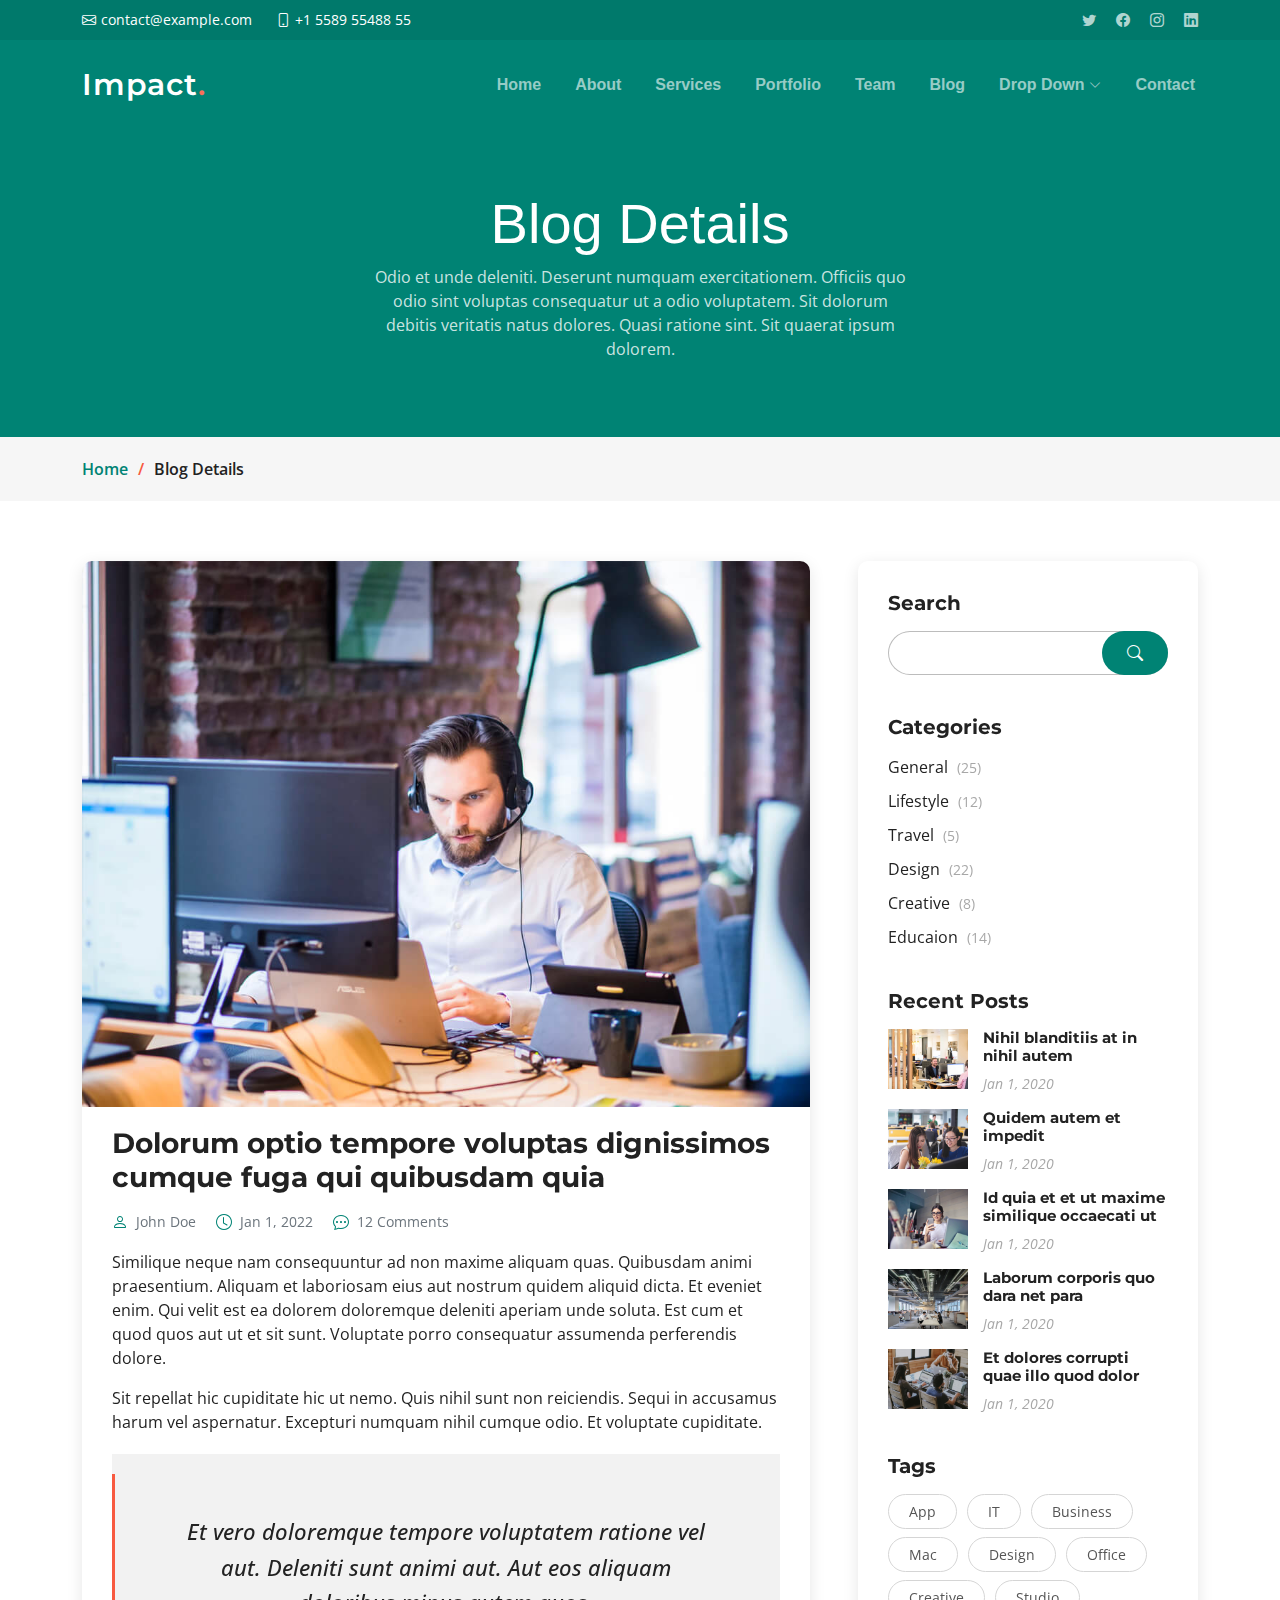
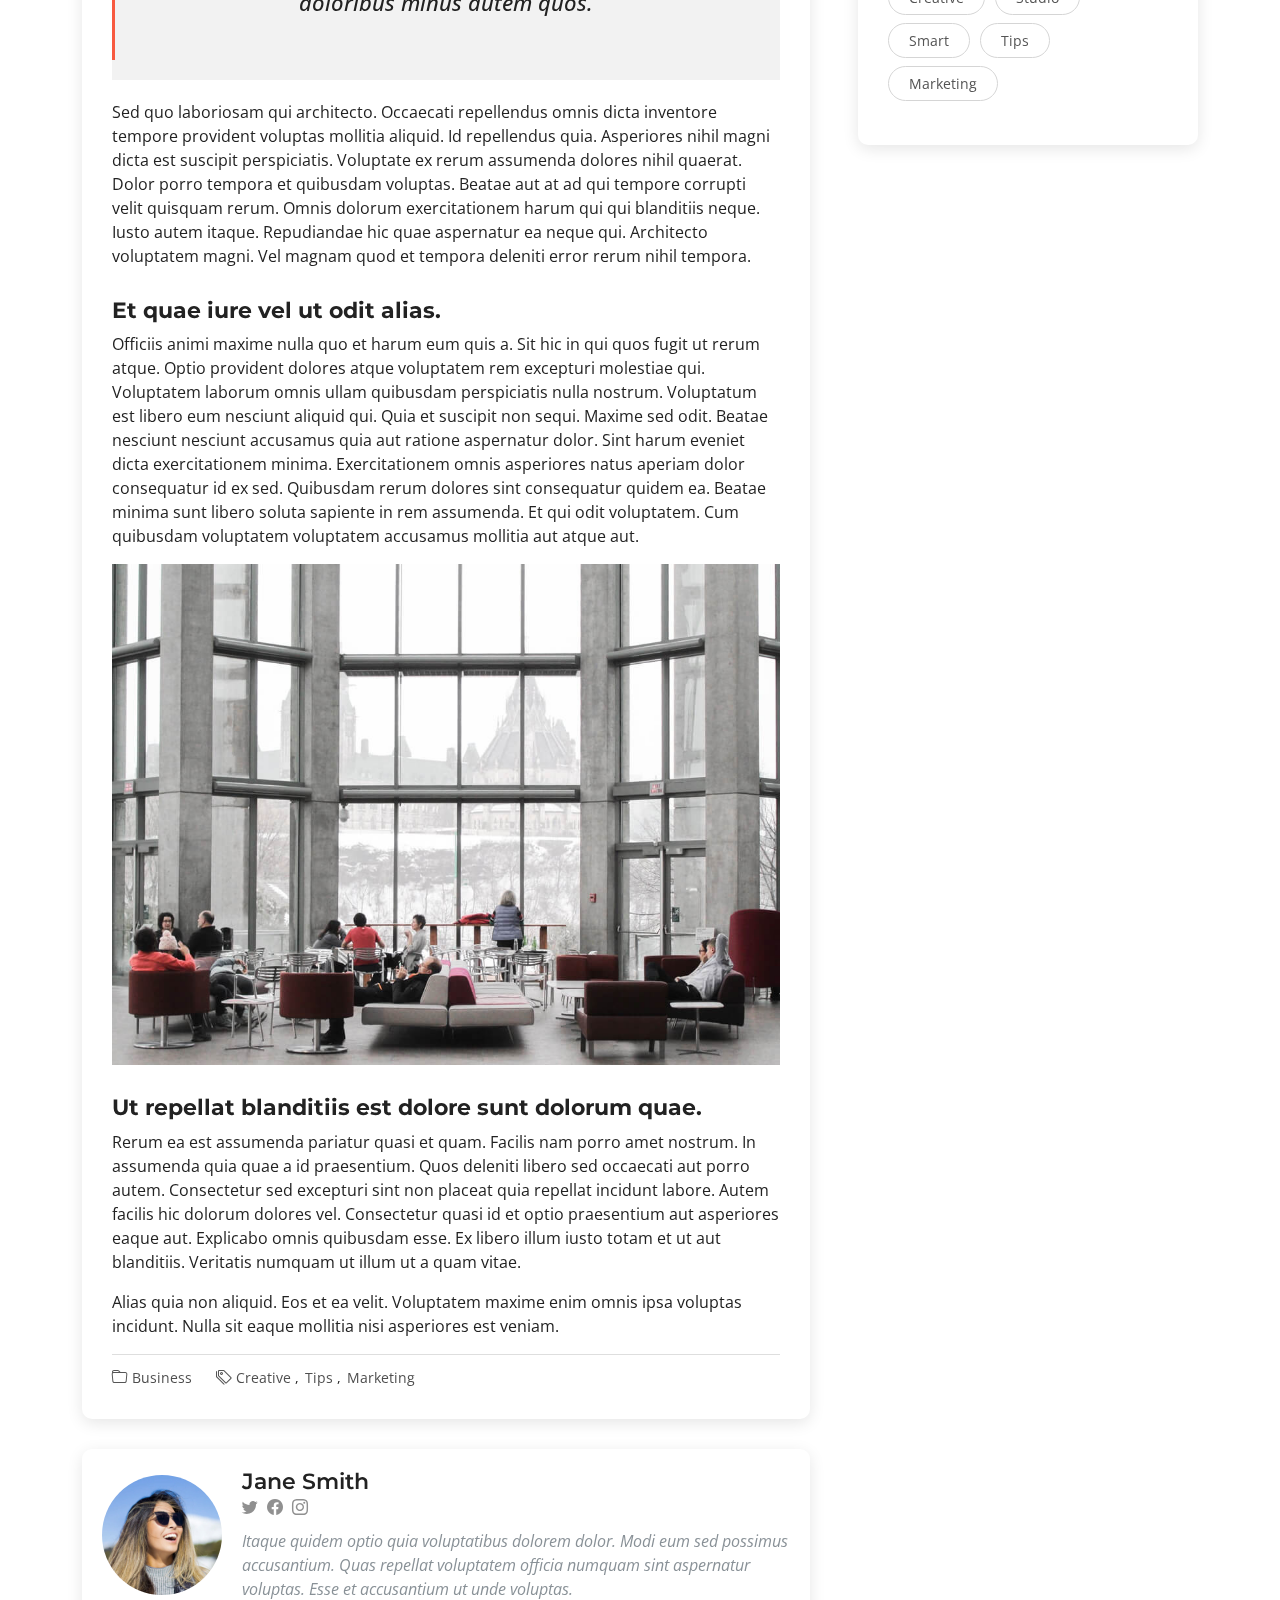
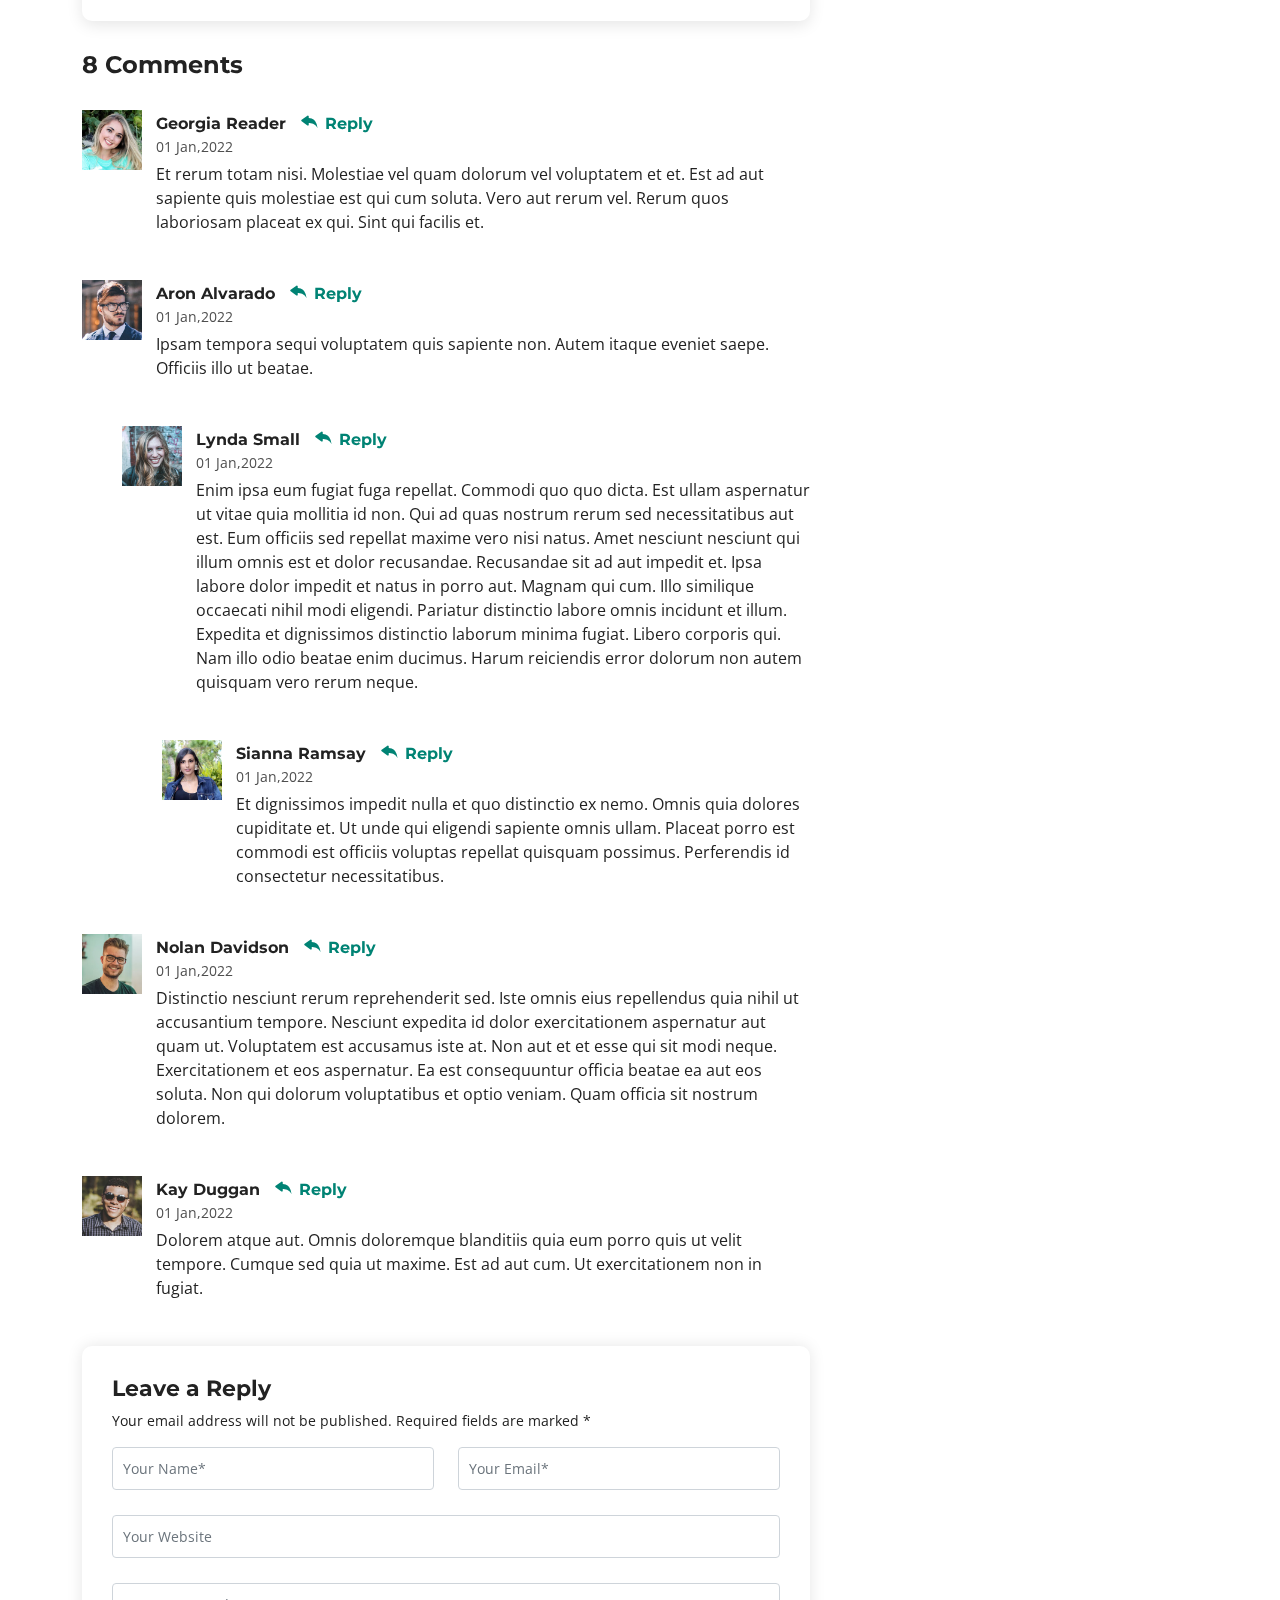
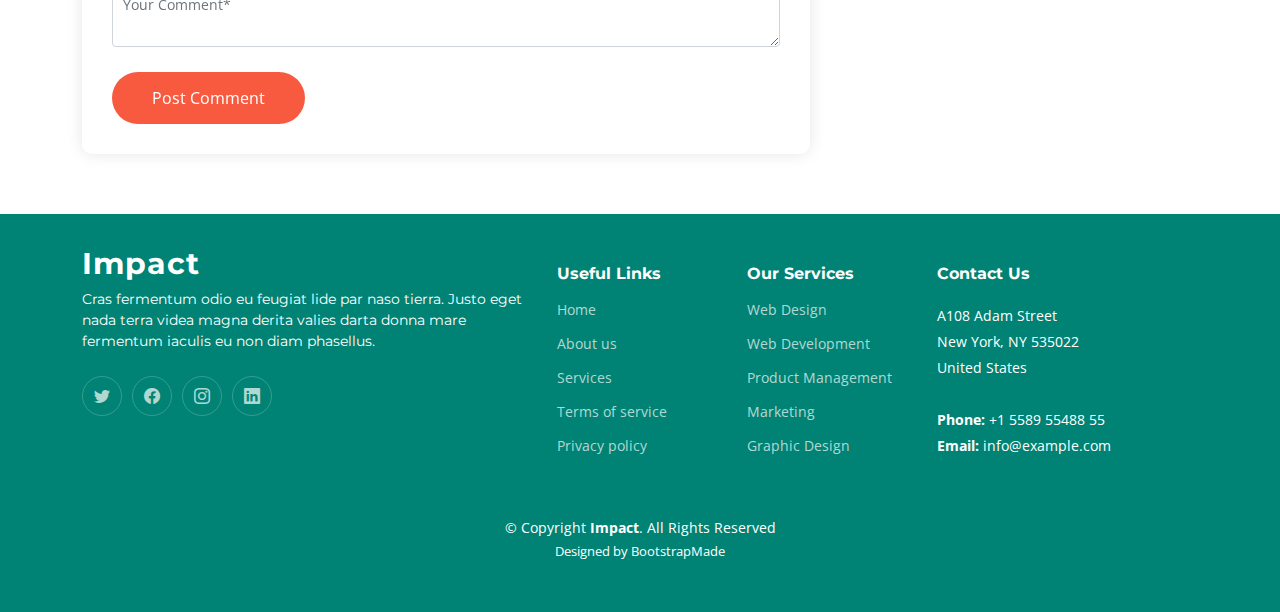
<file: Interactive Web Page/blog-details.html>
<!DOCTYPE html>
<html lang="en">

<head>
  <meta charset="utf-8">
  <meta content="width=device-width, initial-scale=1.0" name="viewport">

  <title>Impact Bootstrap Template - Blog Details</title>
  <meta content="" name="description">
  <meta content="" name="keywords">

  <!-- Favicons -->
  <link href="assets/img/favicon.png" rel="icon">
  <link href="assets/img/apple-touch-icon.png" rel="apple-touch-icon">

  <!-- Google Fonts -->
  <link rel="preconnect" href="https://fonts.googleapis.com">
  <link rel="preconnect" href="https://fonts.gstatic.com" crossorigin>
  <link href="https://fonts.googleapis.com/css2?family=Open+Sans:ital,wght@0,300;0,400;0,500;0,600;0,700;1,300;1,400;1,600;1,700&family=Montserrat:ital,wght@0,300;0,400;0,500;0,600;0,700;1,300;1,400;1,500;1,600;1,700&family=Raleway:ital,wght@0,300;0,400;0,500;0,600;0,700;1,300;1,400;1,500;1,600;1,700&display=swap" rel="stylesheet">

  <!-- Vendor CSS Files -->
  <link href="assets/vendor/bootstrap/css/bootstrap.min.css" rel="stylesheet">
  <link href="assets/vendor/bootstrap-icons/bootstrap-icons.css" rel="stylesheet">
  <link href="assets/vendor/aos/aos.css" rel="stylesheet">
  <link href="assets/vendor/glightbox/css/glightbox.min.css" rel="stylesheet">
  <link href="assets/vendor/swiper/swiper-bundle.min.css" rel="stylesheet">

  <!-- Template Main CSS File -->
  <link href="assets/css/main.css" rel="stylesheet">

  <!-- =======================================================
  * Template Name: Impact - v1.1.1
  * Template URL: https://bootstrapmade.com/impact-bootstrap-business-website-template/
  * Author: BootstrapMade.com
  * License: https://bootstrapmade.com/license/
  ======================================================== -->
</head>

<body>

  <!-- ======= Header ======= -->
  <section id="topbar" class="topbar d-flex align-items-center">
    <div class="container d-flex justify-content-center justify-content-md-between">
      <div class="contact-info d-flex align-items-center">
        <i class="bi bi-envelope d-flex align-items-center"><a href="mailto:contact@example.com">contact@example.com</a></i>
        <i class="bi bi-phone d-flex align-items-center ms-4"><span>+1 5589 55488 55</span></i>
      </div>
      <div class="social-links d-none d-md-flex align-items-center">
        <a href="#" class="twitter"><i class="bi bi-twitter"></i></a>
        <a href="#" class="facebook"><i class="bi bi-facebook"></i></a>
        <a href="#" class="instagram"><i class="bi bi-instagram"></i></a>
        <a href="#" class="linkedin"><i class="bi bi-linkedin"></i></i></a>
      </div>
    </div>
  </section><!-- End Top Bar -->

  <header id="header" class="header d-flex align-items-center">

    <div class="container-fluid container-xl d-flex align-items-center justify-content-between">
      <a href="index.html" class="logo d-flex align-items-center">
        <!-- Uncomment the line below if you also wish to use an image logo -->
        <!-- <img src="assets/img/logo.png" alt=""> -->
        <h1>Impact<span>.</span></h1>
      </a>
      <nav id="navbar" class="navbar">
        <ul>
          <li><a href="#hero">Home</a></li>
          <li><a href="#about">About</a></li>
          <li><a href="#services">Services</a></li>
          <li><a href="#portfolio">Portfolio</a></li>
          <li><a href="#team">Team</a></li>
          <li><a href="blog.html">Blog</a></li>
          <li class="dropdown"><a href="#"><span>Drop Down</span> <i class="bi bi-chevron-down dropdown-indicator"></i></a>
            <ul>
              <li><a href="#">Drop Down 1</a></li>
              <li class="dropdown"><a href="#"><span>Deep Drop Down</span> <i class="bi bi-chevron-down dropdown-indicator"></i></a>
                <ul>
                  <li><a href="#">Deep Drop Down 1</a></li>
                  <li><a href="#">Deep Drop Down 2</a></li>
                  <li><a href="#">Deep Drop Down 3</a></li>
                  <li><a href="#">Deep Drop Down 4</a></li>
                  <li><a href="#">Deep Drop Down 5</a></li>
                </ul>
              </li>
              <li><a href="#">Drop Down 2</a></li>
              <li><a href="#">Drop Down 3</a></li>
              <li><a href="#">Drop Down 4</a></li>
            </ul>
          </li>
          <li><a href="#contact">Contact</a></li>
        </ul>
      </nav><!-- .navbar -->

      <i class="mobile-nav-toggle mobile-nav-show bi bi-list"></i>
      <i class="mobile-nav-toggle mobile-nav-hide d-none bi bi-x"></i>

    </div>
  </header><!-- End Header -->
  <!-- End Header -->

  <main id="main">

    <!-- ======= Breadcrumbs ======= -->
    <div class="breadcrumbs">
      <div class="page-header d-flex align-items-center" style="background-image: url('');">
        <div class="container position-relative">
          <div class="row d-flex justify-content-center">
            <div class="col-lg-6 text-center">
              <h2>Blog Details</h2>
              <p>Odio et unde deleniti. Deserunt numquam exercitationem. Officiis quo odio sint voluptas consequatur ut a odio voluptatem. Sit dolorum debitis veritatis natus dolores. Quasi ratione sint. Sit quaerat ipsum dolorem.</p>
            </div>
          </div>
        </div>
      </div>
      <nav>
        <div class="container">
          <ol>
            <li><a href="index.html">Home</a></li>
            <li>Blog Details</li>
          </ol>
        </div>
      </nav>
    </div><!-- End Breadcrumbs -->

    <!-- ======= Blog Details Section ======= -->
    <section id="blog" class="blog">
      <div class="container" data-aos="fade-up">

        <div class="row g-5">

          <div class="col-lg-8">

            <article class="blog-details">

              <div class="post-img">
                <img src="assets/img/blog/blog-1.jpg" alt="" class="img-fluid">
              </div>

              <h2 class="title">Dolorum optio tempore voluptas dignissimos cumque fuga qui quibusdam quia</h2>

              <div class="meta-top">
                <ul>
                  <li class="d-flex align-items-center"><i class="bi bi-person"></i> <a href="blog-details.html">John Doe</a></li>
                  <li class="d-flex align-items-center"><i class="bi bi-clock"></i> <a href="blog-details.html"><time datetime="2020-01-01">Jan 1, 2022</time></a></li>
                  <li class="d-flex align-items-center"><i class="bi bi-chat-dots"></i> <a href="blog-details.html">12 Comments</a></li>
                </ul>
              </div><!-- End meta top -->

              <div class="content">
                <p>
                  Similique neque nam consequuntur ad non maxime aliquam quas. Quibusdam animi praesentium. Aliquam et laboriosam eius aut nostrum quidem aliquid dicta.
                  Et eveniet enim. Qui velit est ea dolorem doloremque deleniti aperiam unde soluta. Est cum et quod quos aut ut et sit sunt. Voluptate porro consequatur assumenda perferendis dolore.
                </p>

                <p>
                  Sit repellat hic cupiditate hic ut nemo. Quis nihil sunt non reiciendis. Sequi in accusamus harum vel aspernatur. Excepturi numquam nihil cumque odio. Et voluptate cupiditate.
                </p>

                <blockquote>
                  <p>
                    Et vero doloremque tempore voluptatem ratione vel aut. Deleniti sunt animi aut. Aut eos aliquam doloribus minus autem quos.
                  </p>
                </blockquote>

                <p>
                  Sed quo laboriosam qui architecto. Occaecati repellendus omnis dicta inventore tempore provident voluptas mollitia aliquid. Id repellendus quia. Asperiores nihil magni dicta est suscipit perspiciatis. Voluptate ex rerum assumenda dolores nihil quaerat.
                  Dolor porro tempora et quibusdam voluptas. Beatae aut at ad qui tempore corrupti velit quisquam rerum. Omnis dolorum exercitationem harum qui qui blanditiis neque.
                  Iusto autem itaque. Repudiandae hic quae aspernatur ea neque qui. Architecto voluptatem magni. Vel magnam quod et tempora deleniti error rerum nihil tempora.
                </p>

                <h3>Et quae iure vel ut odit alias.</h3>
                <p>
                  Officiis animi maxime nulla quo et harum eum quis a. Sit hic in qui quos fugit ut rerum atque. Optio provident dolores atque voluptatem rem excepturi molestiae qui. Voluptatem laborum omnis ullam quibusdam perspiciatis nulla nostrum. Voluptatum est libero eum nesciunt aliquid qui.
                  Quia et suscipit non sequi. Maxime sed odit. Beatae nesciunt nesciunt accusamus quia aut ratione aspernatur dolor. Sint harum eveniet dicta exercitationem minima. Exercitationem omnis asperiores natus aperiam dolor consequatur id ex sed. Quibusdam rerum dolores sint consequatur quidem ea.
                  Beatae minima sunt libero soluta sapiente in rem assumenda. Et qui odit voluptatem. Cum quibusdam voluptatem voluptatem accusamus mollitia aut atque aut.
                </p>
                <img src="assets/img/blog/blog-inside-post.jpg" class="img-fluid" alt="">

                <h3>Ut repellat blanditiis est dolore sunt dolorum quae.</h3>
                <p>
                  Rerum ea est assumenda pariatur quasi et quam. Facilis nam porro amet nostrum. In assumenda quia quae a id praesentium. Quos deleniti libero sed occaecati aut porro autem. Consectetur sed excepturi sint non placeat quia repellat incidunt labore. Autem facilis hic dolorum dolores vel.
                  Consectetur quasi id et optio praesentium aut asperiores eaque aut. Explicabo omnis quibusdam esse. Ex libero illum iusto totam et ut aut blanditiis. Veritatis numquam ut illum ut a quam vitae.
                </p>
                <p>
                  Alias quia non aliquid. Eos et ea velit. Voluptatem maxime enim omnis ipsa voluptas incidunt. Nulla sit eaque mollitia nisi asperiores est veniam.
                </p>

              </div><!-- End post content -->

              <div class="meta-bottom">
                <i class="bi bi-folder"></i>
                <ul class="cats">
                  <li><a href="#">Business</a></li>
                </ul>

                <i class="bi bi-tags"></i>
                <ul class="tags">
                  <li><a href="#">Creative</a></li>
                  <li><a href="#">Tips</a></li>
                  <li><a href="#">Marketing</a></li>
                </ul>
              </div><!-- End meta bottom -->

            </article><!-- End blog post -->

            <div class="post-author d-flex align-items-center">
              <img src="assets/img/blog/blog-author.jpg" class="rounded-circle flex-shrink-0" alt="">
              <div>
                <h4>Jane Smith</h4>
                <div class="social-links">
                  <a href="https://twitters.com/#"><i class="bi bi-twitter"></i></a>
                  <a href="https://facebook.com/#"><i class="bi bi-facebook"></i></a>
                  <a href="https://instagram.com/#"><i class="biu bi-instagram"></i></a>
                </div>
                <p>
                  Itaque quidem optio quia voluptatibus dolorem dolor. Modi eum sed possimus accusantium. Quas repellat voluptatem officia numquam sint aspernatur voluptas. Esse et accusantium ut unde voluptas.
                </p>
              </div>
            </div><!-- End post author -->

            <div class="comments">

              <h4 class="comments-count">8 Comments</h4>

              <div id="comment-1" class="comment">
                <div class="d-flex">
                  <div class="comment-img"><img src="assets/img/blog/comments-1.jpg" alt=""></div>
                  <div>
                    <h5><a href="">Georgia Reader</a> <a href="#" class="reply"><i class="bi bi-reply-fill"></i> Reply</a></h5>
                    <time datetime="2020-01-01">01 Jan,2022</time>
                    <p>
                      Et rerum totam nisi. Molestiae vel quam dolorum vel voluptatem et et. Est ad aut sapiente quis molestiae est qui cum soluta.
                      Vero aut rerum vel. Rerum quos laboriosam placeat ex qui. Sint qui facilis et.
                    </p>
                  </div>
                </div>
              </div><!-- End comment #1 -->

              <div id="comment-2" class="comment">
                <div class="d-flex">
                  <div class="comment-img"><img src="assets/img/blog/comments-2.jpg" alt=""></div>
                  <div>
                    <h5><a href="">Aron Alvarado</a> <a href="#" class="reply"><i class="bi bi-reply-fill"></i> Reply</a></h5>
                    <time datetime="2020-01-01">01 Jan,2022</time>
                    <p>
                      Ipsam tempora sequi voluptatem quis sapiente non. Autem itaque eveniet saepe. Officiis illo ut beatae.
                    </p>
                  </div>
                </div>

                <div id="comment-reply-1" class="comment comment-reply">
                  <div class="d-flex">
                    <div class="comment-img"><img src="assets/img/blog/comments-3.jpg" alt=""></div>
                    <div>
                      <h5><a href="">Lynda Small</a> <a href="#" class="reply"><i class="bi bi-reply-fill"></i> Reply</a></h5>
                      <time datetime="2020-01-01">01 Jan,2022</time>
                      <p>
                        Enim ipsa eum fugiat fuga repellat. Commodi quo quo dicta. Est ullam aspernatur ut vitae quia mollitia id non. Qui ad quas nostrum rerum sed necessitatibus aut est. Eum officiis sed repellat maxime vero nisi natus. Amet nesciunt nesciunt qui illum omnis est et dolor recusandae.

                        Recusandae sit ad aut impedit et. Ipsa labore dolor impedit et natus in porro aut. Magnam qui cum. Illo similique occaecati nihil modi eligendi. Pariatur distinctio labore omnis incidunt et illum. Expedita et dignissimos distinctio laborum minima fugiat.

                        Libero corporis qui. Nam illo odio beatae enim ducimus. Harum reiciendis error dolorum non autem quisquam vero rerum neque.
                      </p>
                    </div>
                  </div>

                  <div id="comment-reply-2" class="comment comment-reply">
                    <div class="d-flex">
                      <div class="comment-img"><img src="assets/img/blog/comments-4.jpg" alt=""></div>
                      <div>
                        <h5><a href="">Sianna Ramsay</a> <a href="#" class="reply"><i class="bi bi-reply-fill"></i> Reply</a></h5>
                        <time datetime="2020-01-01">01 Jan,2022</time>
                        <p>
                          Et dignissimos impedit nulla et quo distinctio ex nemo. Omnis quia dolores cupiditate et. Ut unde qui eligendi sapiente omnis ullam. Placeat porro est commodi est officiis voluptas repellat quisquam possimus. Perferendis id consectetur necessitatibus.
                        </p>
                      </div>
                    </div>

                  </div><!-- End comment reply #2-->

                </div><!-- End comment reply #1-->

              </div><!-- End comment #2-->

              <div id="comment-3" class="comment">
                <div class="d-flex">
                  <div class="comment-img"><img src="assets/img/blog/comments-5.jpg" alt=""></div>
                  <div>
                    <h5><a href="">Nolan Davidson</a> <a href="#" class="reply"><i class="bi bi-reply-fill"></i> Reply</a></h5>
                    <time datetime="2020-01-01">01 Jan,2022</time>
                    <p>
                      Distinctio nesciunt rerum reprehenderit sed. Iste omnis eius repellendus quia nihil ut accusantium tempore. Nesciunt expedita id dolor exercitationem aspernatur aut quam ut. Voluptatem est accusamus iste at.
                      Non aut et et esse qui sit modi neque. Exercitationem et eos aspernatur. Ea est consequuntur officia beatae ea aut eos soluta. Non qui dolorum voluptatibus et optio veniam. Quam officia sit nostrum dolorem.
                    </p>
                  </div>
                </div>

              </div><!-- End comment #3 -->

              <div id="comment-4" class="comment">
                <div class="d-flex">
                  <div class="comment-img"><img src="assets/img/blog/comments-6.jpg" alt=""></div>
                  <div>
                    <h5><a href="">Kay Duggan</a> <a href="#" class="reply"><i class="bi bi-reply-fill"></i> Reply</a></h5>
                    <time datetime="2020-01-01">01 Jan,2022</time>
                    <p>
                      Dolorem atque aut. Omnis doloremque blanditiis quia eum porro quis ut velit tempore. Cumque sed quia ut maxime. Est ad aut cum. Ut exercitationem non in fugiat.
                    </p>
                  </div>
                </div>

              </div><!-- End comment #4 -->

              <div class="reply-form">

                <h4>Leave a Reply</h4>
                <p>Your email address will not be published. Required fields are marked * </p>
                <form action="">
                  <div class="row">
                    <div class="col-md-6 form-group">
                      <input name="name" type="text" class="form-control" placeholder="Your Name*">
                    </div>
                    <div class="col-md-6 form-group">
                      <input name="email" type="text" class="form-control" placeholder="Your Email*">
                    </div>
                  </div>
                  <div class="row">
                    <div class="col form-group">
                      <input name="website" type="text" class="form-control" placeholder="Your Website">
                    </div>
                  </div>
                  <div class="row">
                    <div class="col form-group">
                      <textarea name="comment" class="form-control" placeholder="Your Comment*"></textarea>
                    </div>
                  </div>
                  <button type="submit" class="btn btn-primary">Post Comment</button>

                </form>

              </div>

            </div><!-- End blog comments -->

          </div>

          <div class="col-lg-4">

            <div class="sidebar">

              <div class="sidebar-item search-form">
                <h3 class="sidebar-title">Search</h3>
                <form action="" class="mt-3">
                  <input type="text">
                  <button type="submit"><i class="bi bi-search"></i></button>
                </form>
              </div><!-- End sidebar search formn-->

              <div class="sidebar-item categories">
                <h3 class="sidebar-title">Categories</h3>
                <ul class="mt-3">
                  <li><a href="#">General <span>(25)</span></a></li>
                  <li><a href="#">Lifestyle <span>(12)</span></a></li>
                  <li><a href="#">Travel <span>(5)</span></a></li>
                  <li><a href="#">Design <span>(22)</span></a></li>
                  <li><a href="#">Creative <span>(8)</span></a></li>
                  <li><a href="#">Educaion <span>(14)</span></a></li>
                </ul>
              </div><!-- End sidebar categories-->

              <div class="sidebar-item recent-posts">
                <h3 class="sidebar-title">Recent Posts</h3>

                <div class="mt-3">

                  <div class="post-item mt-3">
                    <img src="assets/img/blog/blog-recent-1.jpg" alt="">
                    <div>
                      <h4><a href="blog-details.html">Nihil blanditiis at in nihil autem</a></h4>
                      <time datetime="2020-01-01">Jan 1, 2020</time>
                    </div>
                  </div><!-- End recent post item-->

                  <div class="post-item">
                    <img src="assets/img/blog/blog-recent-2.jpg" alt="">
                    <div>
                      <h4><a href="blog-details.html">Quidem autem et impedit</a></h4>
                      <time datetime="2020-01-01">Jan 1, 2020</time>
                    </div>
                  </div><!-- End recent post item-->

                  <div class="post-item">
                    <img src="assets/img/blog/blog-recent-3.jpg" alt="">
                    <div>
                      <h4><a href="blog-details.html">Id quia et et ut maxime similique occaecati ut</a></h4>
                      <time datetime="2020-01-01">Jan 1, 2020</time>
                    </div>
                  </div><!-- End recent post item-->

                  <div class="post-item">
                    <img src="assets/img/blog/blog-recent-4.jpg" alt="">
                    <div>
                      <h4><a href="blog-details.html">Laborum corporis quo dara net para</a></h4>
                      <time datetime="2020-01-01">Jan 1, 2020</time>
                    </div>
                  </div><!-- End recent post item-->

                  <div class="post-item">
                    <img src="assets/img/blog/blog-recent-5.jpg" alt="">
                    <div>
                      <h4><a href="blog-details.html">Et dolores corrupti quae illo quod dolor</a></h4>
                      <time datetime="2020-01-01">Jan 1, 2020</time>
                    </div>
                  </div><!-- End recent post item-->

                </div>

              </div><!-- End sidebar recent posts-->

              <div class="sidebar-item tags">
                <h3 class="sidebar-title">Tags</h3>
                <ul class="mt-3">
                  <li><a href="#">App</a></li>
                  <li><a href="#">IT</a></li>
                  <li><a href="#">Business</a></li>
                  <li><a href="#">Mac</a></li>
                  <li><a href="#">Design</a></li>
                  <li><a href="#">Office</a></li>
                  <li><a href="#">Creative</a></li>
                  <li><a href="#">Studio</a></li>
                  <li><a href="#">Smart</a></li>
                  <li><a href="#">Tips</a></li>
                  <li><a href="#">Marketing</a></li>
                </ul>
              </div><!-- End sidebar tags-->

            </div><!-- End Blog Sidebar -->

          </div>
        </div>

      </div>
    </section><!-- End Blog Details Section -->

  </main><!-- End #main -->

  <!-- ======= Footer ======= -->
  <footer id="footer" class="footer">

    <div class="container">
      <div class="row gy-4">
        <div class="col-lg-5 col-md-12 footer-info">
          <a href="index.html" class="logo d-flex align-items-center">
            <span>Impact</span>
          </a>
          <p>Cras fermentum odio eu feugiat lide par naso tierra. Justo eget nada terra videa magna derita valies darta donna mare fermentum iaculis eu non diam phasellus.</p>
          <div class="social-links d-flex mt-4">
            <a href="#" class="twitter"><i class="bi bi-twitter"></i></a>
            <a href="#" class="facebook"><i class="bi bi-facebook"></i></a>
            <a href="#" class="instagram"><i class="bi bi-instagram"></i></a>
            <a href="#" class="linkedin"><i class="bi bi-linkedin"></i></a>
          </div>
        </div>

        <div class="col-lg-2 col-6 footer-links">
          <h4>Useful Links</h4>
          <ul>
            <li><a href="#">Home</a></li>
            <li><a href="#">About us</a></li>
            <li><a href="#">Services</a></li>
            <li><a href="#">Terms of service</a></li>
            <li><a href="#">Privacy policy</a></li>
          </ul>
        </div>

        <div class="col-lg-2 col-6 footer-links">
          <h4>Our Services</h4>
          <ul>
            <li><a href="#">Web Design</a></li>
            <li><a href="#">Web Development</a></li>
            <li><a href="#">Product Management</a></li>
            <li><a href="#">Marketing</a></li>
            <li><a href="#">Graphic Design</a></li>
          </ul>
        </div>

        <div class="col-lg-3 col-md-12 footer-contact text-center text-md-start">
          <h4>Contact Us</h4>
          <p>
            A108 Adam Street <br>
            New York, NY 535022<br>
            United States <br><br>
            <strong>Phone:</strong> +1 5589 55488 55<br>
            <strong>Email:</strong> info@example.com<br>
          </p>

        </div>

      </div>
    </div>

    <div class="container mt-4">
      <div class="copyright">
        &copy; Copyright <strong><span>Impact</span></strong>. All Rights Reserved
      </div>
      <div class="credits">
        <!-- All the links in the footer should remain intact. -->
        <!-- You can delete the links only if you purchased the pro version. -->
        <!-- Licensing information: https://bootstrapmade.com/license/ -->
        <!-- Purchase the pro version with working PHP/AJAX contact form: https://bootstrapmade.com/impact-bootstrap-business-website-template/ -->
        Designed by <a href="https://bootstrapmade.com/">BootstrapMade</a>
      </div>
    </div>

  </footer><!-- End Footer -->
  <!-- End Footer -->

  <a href="#" class="scroll-top d-flex align-items-center justify-content-center"><i class="bi bi-arrow-up-short"></i></a>

  <div id="preloader"></div>

  <!-- Vendor JS Files -->
  <script src="assets/vendor/bootstrap/js/bootstrap.bundle.min.js"></script>
  <script src="assets/vendor/aos/aos.js"></script>
  <script src="assets/vendor/glightbox/js/glightbox.min.js"></script>
  <script src="assets/vendor/purecounter/purecounter_vanilla.js"></script>
  <script src="assets/vendor/swiper/swiper-bundle.min.js"></script>
  <script src="assets/vendor/isotope-layout/isotope.pkgd.min.js"></script>
  <script src="assets/vendor/php-email-form/validate.js"></script>

  <!-- Template Main JS File -->
  <script src="assets/js/main.js"></script>

</body>

</html>
</file>
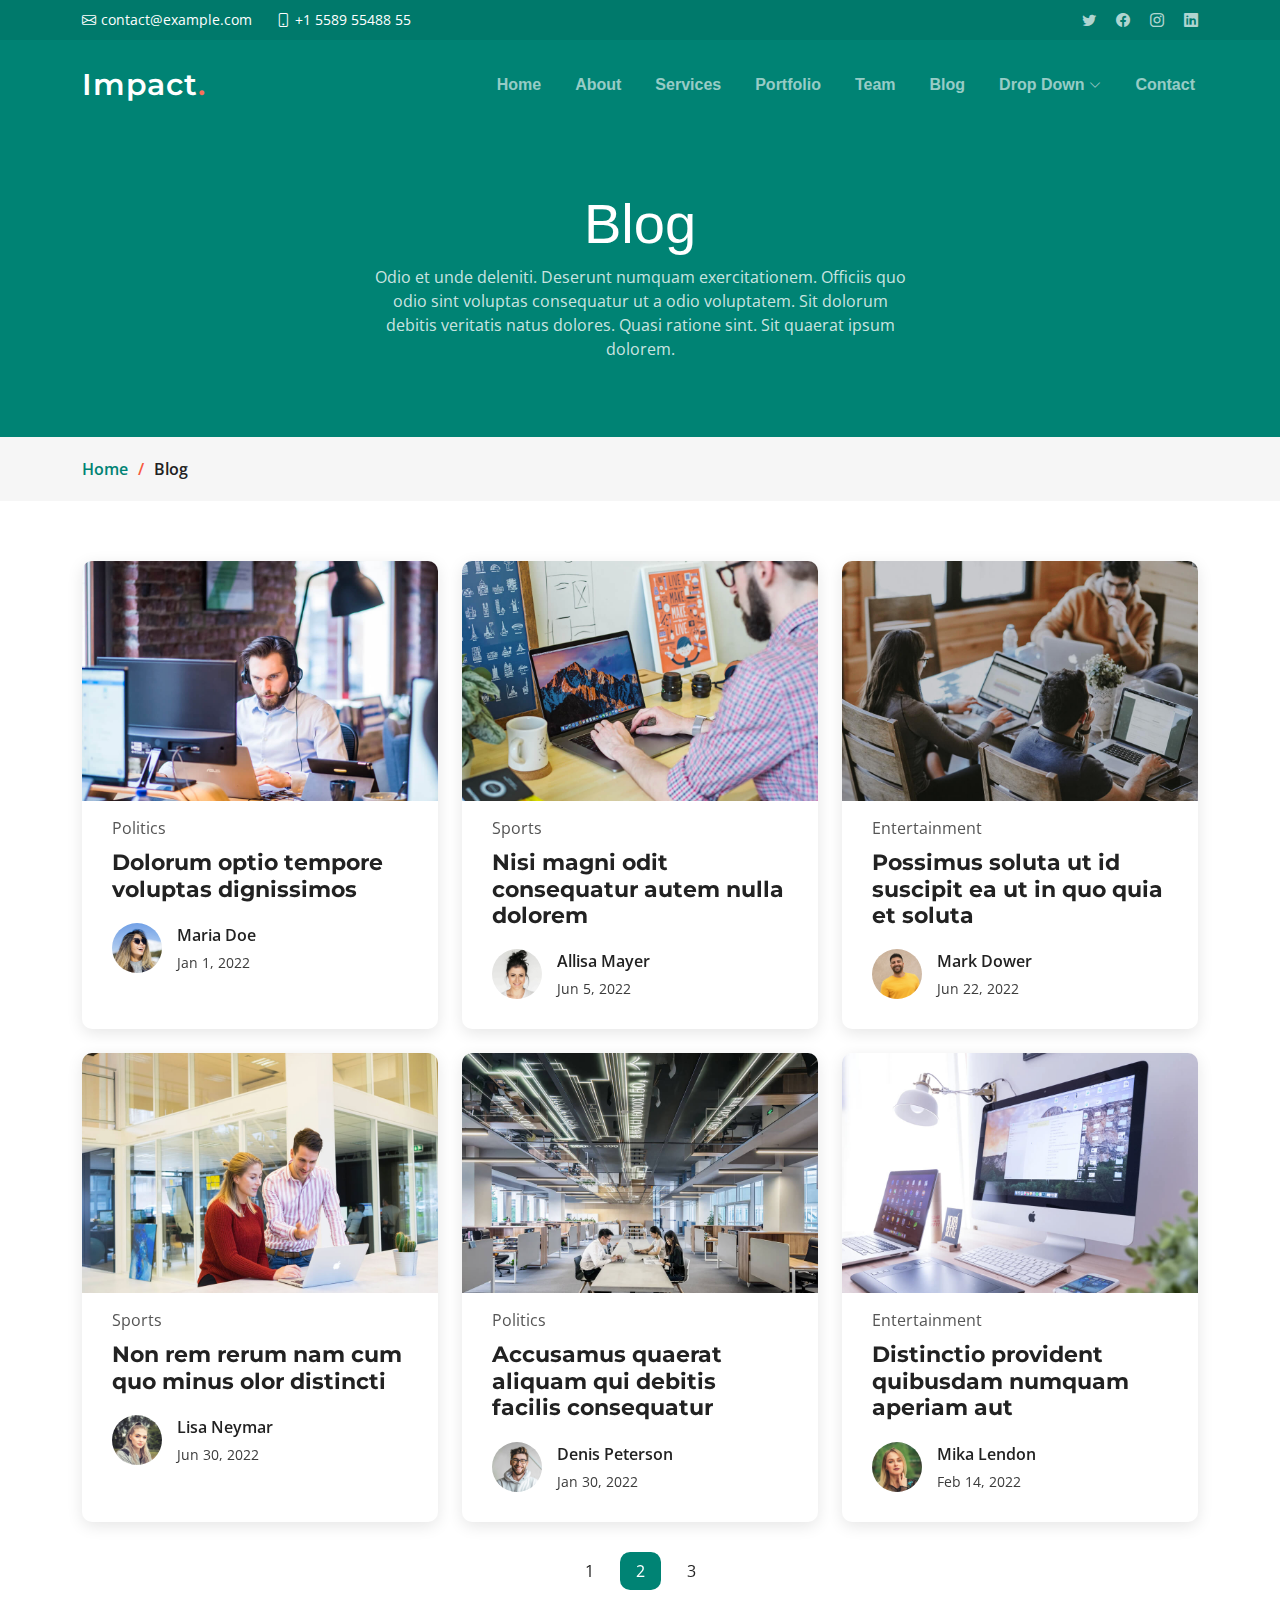
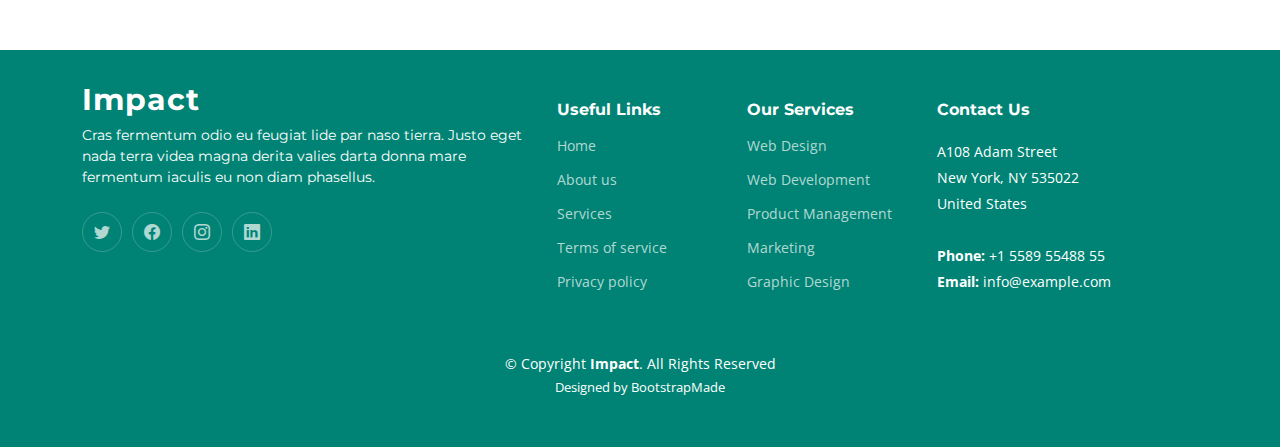
<file: Interactive Web Page/blog.html>
<!DOCTYPE html>
<html lang="en">

<head>
  <meta charset="utf-8">
  <meta content="width=device-width, initial-scale=1.0" name="viewport">

  <title>Impact Bootstrap Template - Blog</title>
  <meta content="" name="description">
  <meta content="" name="keywords">

  <!-- Favicons -->
  <link href="assets/img/favicon.png" rel="icon">
  <link href="assets/img/apple-touch-icon.png" rel="apple-touch-icon">

  <!-- Google Fonts -->
  <link rel="preconnect" href="https://fonts.googleapis.com">
  <link rel="preconnect" href="https://fonts.gstatic.com" crossorigin>
  <link href="https://fonts.googleapis.com/css2?family=Open+Sans:ital,wght@0,300;0,400;0,500;0,600;0,700;1,300;1,400;1,600;1,700&family=Montserrat:ital,wght@0,300;0,400;0,500;0,600;0,700;1,300;1,400;1,500;1,600;1,700&family=Raleway:ital,wght@0,300;0,400;0,500;0,600;0,700;1,300;1,400;1,500;1,600;1,700&display=swap" rel="stylesheet">

  <!-- Vendor CSS Files -->
  <link href="assets/vendor/bootstrap/css/bootstrap.min.css" rel="stylesheet">
  <link href="assets/vendor/bootstrap-icons/bootstrap-icons.css" rel="stylesheet">
  <link href="assets/vendor/aos/aos.css" rel="stylesheet">
  <link href="assets/vendor/glightbox/css/glightbox.min.css" rel="stylesheet">
  <link href="assets/vendor/swiper/swiper-bundle.min.css" rel="stylesheet">

  <!-- Template Main CSS File -->
  <link href="assets/css/main.css" rel="stylesheet">

  <!-- =======================================================
  * Template Name: Impact - v1.1.1
  * Template URL: https://bootstrapmade.com/impact-bootstrap-business-website-template/
  * Author: BootstrapMade.com
  * License: https://bootstrapmade.com/license/
  ======================================================== -->
</head>

<body>

  <!-- ======= Header ======= -->
  <section id="topbar" class="topbar d-flex align-items-center">
    <div class="container d-flex justify-content-center justify-content-md-between">
      <div class="contact-info d-flex align-items-center">
        <i class="bi bi-envelope d-flex align-items-center"><a href="mailto:contact@example.com">contact@example.com</a></i>
        <i class="bi bi-phone d-flex align-items-center ms-4"><span>+1 5589 55488 55</span></i>
      </div>
      <div class="social-links d-none d-md-flex align-items-center">
        <a href="#" class="twitter"><i class="bi bi-twitter"></i></a>
        <a href="#" class="facebook"><i class="bi bi-facebook"></i></a>
        <a href="#" class="instagram"><i class="bi bi-instagram"></i></a>
        <a href="#" class="linkedin"><i class="bi bi-linkedin"></i></i></a>
      </div>
    </div>
  </section><!-- End Top Bar -->

  <header id="header" class="header d-flex align-items-center">

    <div class="container-fluid container-xl d-flex align-items-center justify-content-between">
      <a href="index.html" class="logo d-flex align-items-center">
        <!-- Uncomment the line below if you also wish to use an image logo -->
        <!-- <img src="assets/img/logo.png" alt=""> -->
        <h1>Impact<span>.</span></h1>
      </a>
      <nav id="navbar" class="navbar">
        <ul>
          <li><a href="#hero">Home</a></li>
          <li><a href="#about">About</a></li>
          <li><a href="#services">Services</a></li>
          <li><a href="#portfolio">Portfolio</a></li>
          <li><a href="#team">Team</a></li>
          <li><a href="blog.html">Blog</a></li>
          <li class="dropdown"><a href="#"><span>Drop Down</span> <i class="bi bi-chevron-down dropdown-indicator"></i></a>
            <ul>
              <li><a href="#">Drop Down 1</a></li>
              <li class="dropdown"><a href="#"><span>Deep Drop Down</span> <i class="bi bi-chevron-down dropdown-indicator"></i></a>
                <ul>
                  <li><a href="#">Deep Drop Down 1</a></li>
                  <li><a href="#">Deep Drop Down 2</a></li>
                  <li><a href="#">Deep Drop Down 3</a></li>
                  <li><a href="#">Deep Drop Down 4</a></li>
                  <li><a href="#">Deep Drop Down 5</a></li>
                </ul>
              </li>
              <li><a href="#">Drop Down 2</a></li>
              <li><a href="#">Drop Down 3</a></li>
              <li><a href="#">Drop Down 4</a></li>
            </ul>
          </li>
          <li><a href="#contact">Contact</a></li>
        </ul>
      </nav><!-- .navbar -->

      <i class="mobile-nav-toggle mobile-nav-show bi bi-list"></i>
      <i class="mobile-nav-toggle mobile-nav-hide d-none bi bi-x"></i>

    </div>
  </header><!-- End Header -->
  <!-- End Header -->

  <main id="main">

    <!-- ======= Breadcrumbs ======= -->
    <div class="breadcrumbs">
      <div class="page-header d-flex align-items-center" style="background-image: url('');">
        <div class="container position-relative">
          <div class="row d-flex justify-content-center">
            <div class="col-lg-6 text-center">
              <h2>Blog</h2>
              <p>Odio et unde deleniti. Deserunt numquam exercitationem. Officiis quo odio sint voluptas consequatur ut a odio voluptatem. Sit dolorum debitis veritatis natus dolores. Quasi ratione sint. Sit quaerat ipsum dolorem.</p>
            </div>
          </div>
        </div>
      </div>
      <nav>
        <div class="container">
          <ol>
            <li><a href="index.html">Home</a></li>
            <li>Blog</li>
          </ol>
        </div>
      </nav>
    </div><!-- End Breadcrumbs -->

    <!-- ======= Blog Section ======= -->
    <section id="blog" class="blog">
      <div class="container" data-aos="fade-up">

        <div class="row gy-4 posts-list">

          <div class="col-xl-4 col-md-6">
            <article>

              <div class="post-img">
                <img src="assets/img/blog/blog-1.jpg" alt="" class="img-fluid">
              </div>

              <p class="post-category">Politics</p>

              <h2 class="title">
                <a href="blog-details.html">Dolorum optio tempore voluptas dignissimos</a>
              </h2>

              <div class="d-flex align-items-center">
                <img src="assets/img/blog/blog-author.jpg" alt="" class="img-fluid post-author-img flex-shrink-0">
                <div class="post-meta">
                  <p class="post-author-list">Maria Doe</p>
                  <p class="post-date">
                    <time datetime="2022-01-01">Jan 1, 2022</time>
                  </p>
                </div>
              </div>

            </article>
          </div><!-- End post list item -->

          <div class="col-xl-4 col-md-6">
            <article>

              <div class="post-img">
                <img src="assets/img/blog/blog-2.jpg" alt="" class="img-fluid">
              </div>

              <p class="post-category">Sports</p>

              <h2 class="title">
                <a href="blog-details.html">Nisi magni odit consequatur autem nulla dolorem</a>
              </h2>

              <div class="d-flex align-items-center">
                <img src="assets/img/blog/blog-author-2.jpg" alt="" class="img-fluid post-author-img flex-shrink-0">
                <div class="post-meta">
                  <p class="post-author-list">Allisa Mayer</p>
                  <p class="post-date">
                    <time datetime="2022-01-01">Jun 5, 2022</time>
                  </p>
                </div>
              </div>

            </article>
          </div><!-- End post list item -->

          <div class="col-xl-4 col-md-6">
            <article>

              <div class="post-img">
                <img src="assets/img/blog/blog-3.jpg" alt="" class="img-fluid">
              </div>

              <p class="post-category">Entertainment</p>

              <h2 class="title">
                <a href="blog-details.html">Possimus soluta ut id suscipit ea ut in quo quia et soluta</a>
              </h2>

              <div class="d-flex align-items-center">
                <img src="assets/img/blog/blog-author-3.jpg" alt="" class="img-fluid post-author-img flex-shrink-0">
                <div class="post-meta">
                  <p class="post-author-list">Mark Dower</p>
                  <p class="post-date">
                    <time datetime="2022-01-01">Jun 22, 2022</time>
                  </p>
                </div>
              </div>

            </article>
          </div><!-- End post list item -->

          <div class="col-xl-4 col-md-6">
            <article>

              <div class="post-img">
                <img src="assets/img/blog/blog-4.jpg" alt="" class="img-fluid">
              </div>

              <p class="post-category">Sports</p>

              <h2 class="title">
                <a href="blog-details.html">Non rem rerum nam cum quo minus olor distincti</a>
              </h2>

              <div class="d-flex align-items-center">
                <img src="assets/img/blog/blog-author-4.jpg" alt="" class="img-fluid post-author-img flex-shrink-0">
                <div class="post-meta">
                  <p class="post-author-list">Lisa Neymar</p>
                  <p class="post-date">
                    <time datetime="2022-01-01">Jun 30, 2022</time>
                  </p>
                </div>
              </div>

            </article>
          </div><!-- End post list item -->

          <div class="col-xl-4 col-md-6">
            <article>

              <div class="post-img">
                <img src="assets/img/blog/blog-5.jpg" alt="" class="img-fluid">
              </div>

              <p class="post-category">Politics</p>

              <h2 class="title">
                <a href="blog-details.html">Accusamus quaerat aliquam qui debitis facilis consequatur</a>
              </h2>

              <div class="d-flex align-items-center">
                <img src="assets/img/blog/blog-author-5.jpg" alt="" class="img-fluid post-author-img flex-shrink-0">
                <div class="post-meta">
                  <p class="post-author-list">Denis Peterson</p>
                  <p class="post-date">
                    <time datetime="2022-01-01">Jan 30, 2022</time>
                  </p>
                </div>
              </div>

            </article>
          </div><!-- End post list item -->

          <div class="col-xl-4 col-md-6">
            <article>

              <div class="post-img">
                <img src="assets/img/blog/blog-6.jpg" alt="" class="img-fluid">
              </div>

              <p class="post-category">Entertainment</p>

              <h2 class="title">
                <a href="blog-details.html">Distinctio provident quibusdam numquam aperiam aut</a>
              </h2>

              <div class="d-flex align-items-center">
                <img src="assets/img/blog/blog-author-6.jpg" alt="" class="img-fluid post-author-img flex-shrink-0">
                <div class="post-meta">
                  <p class="post-author-list">Mika Lendon</p>
                  <p class="post-date">
                    <time datetime="2022-01-01">Feb 14, 2022</time>
                  </p>
                </div>
              </div>

            </article>
          </div><!-- End post list item -->

        </div><!-- End blog posts list -->

        <div class="blog-pagination">
          <ul class="justify-content-center">
            <li><a href="#">1</a></li>
            <li class="active"><a href="#">2</a></li>
            <li><a href="#">3</a></li>
          </ul>
        </div><!-- End blog pagination -->

      </div>
    </section><!-- End Blog Section -->

  </main><!-- End #main -->

  <!-- ======= Footer ======= -->
  <footer id="footer" class="footer">

    <div class="container">
      <div class="row gy-4">
        <div class="col-lg-5 col-md-12 footer-info">
          <a href="index.html" class="logo d-flex align-items-center">
            <span>Impact</span>
          </a>
          <p>Cras fermentum odio eu feugiat lide par naso tierra. Justo eget nada terra videa magna derita valies darta donna mare fermentum iaculis eu non diam phasellus.</p>
          <div class="social-links d-flex mt-4">
            <a href="#" class="twitter"><i class="bi bi-twitter"></i></a>
            <a href="#" class="facebook"><i class="bi bi-facebook"></i></a>
            <a href="#" class="instagram"><i class="bi bi-instagram"></i></a>
            <a href="#" class="linkedin"><i class="bi bi-linkedin"></i></a>
          </div>
        </div>

        <div class="col-lg-2 col-6 footer-links">
          <h4>Useful Links</h4>
          <ul>
            <li><a href="#">Home</a></li>
            <li><a href="#">About us</a></li>
            <li><a href="#">Services</a></li>
            <li><a href="#">Terms of service</a></li>
            <li><a href="#">Privacy policy</a></li>
          </ul>
        </div>

        <div class="col-lg-2 col-6 footer-links">
          <h4>Our Services</h4>
          <ul>
            <li><a href="#">Web Design</a></li>
            <li><a href="#">Web Development</a></li>
            <li><a href="#">Product Management</a></li>
            <li><a href="#">Marketing</a></li>
            <li><a href="#">Graphic Design</a></li>
          </ul>
        </div>

        <div class="col-lg-3 col-md-12 footer-contact text-center text-md-start">
          <h4>Contact Us</h4>
          <p>
            A108 Adam Street <br>
            New York, NY 535022<br>
            United States <br><br>
            <strong>Phone:</strong> +1 5589 55488 55<br>
            <strong>Email:</strong> info@example.com<br>
          </p>

        </div>

      </div>
    </div>

    <div class="container mt-4">
      <div class="copyright">
        &copy; Copyright <strong><span>Impact</span></strong>. All Rights Reserved
      </div>
      <div class="credits">
        <!-- All the links in the footer should remain intact. -->
        <!-- You can delete the links only if you purchased the pro version. -->
        <!-- Licensing information: https://bootstrapmade.com/license/ -->
        <!-- Purchase the pro version with working PHP/AJAX contact form: https://bootstrapmade.com/impact-bootstrap-business-website-template/ -->
        Designed by <a href="https://bootstrapmade.com/">BootstrapMade</a>
      </div>
    </div>

  </footer><!-- End Footer -->
  <!-- End Footer -->

  <a href="#" class="scroll-top d-flex align-items-center justify-content-center"><i class="bi bi-arrow-up-short"></i></a>

  <div id="preloader"></div>

  <!-- Vendor JS Files -->
  <script src="assets/vendor/bootstrap/js/bootstrap.bundle.min.js"></script>
  <script src="assets/vendor/aos/aos.js"></script>
  <script src="assets/vendor/glightbox/js/glightbox.min.js"></script>
  <script src="assets/vendor/purecounter/purecounter_vanilla.js"></script>
  <script src="assets/vendor/swiper/swiper-bundle.min.js"></script>
  <script src="assets/vendor/isotope-layout/isotope.pkgd.min.js"></script>
  <script src="assets/vendor/php-email-form/validate.js"></script>

  <!-- Template Main JS File -->
  <script src="assets/js/main.js"></script>

</body>

</html>
</file>
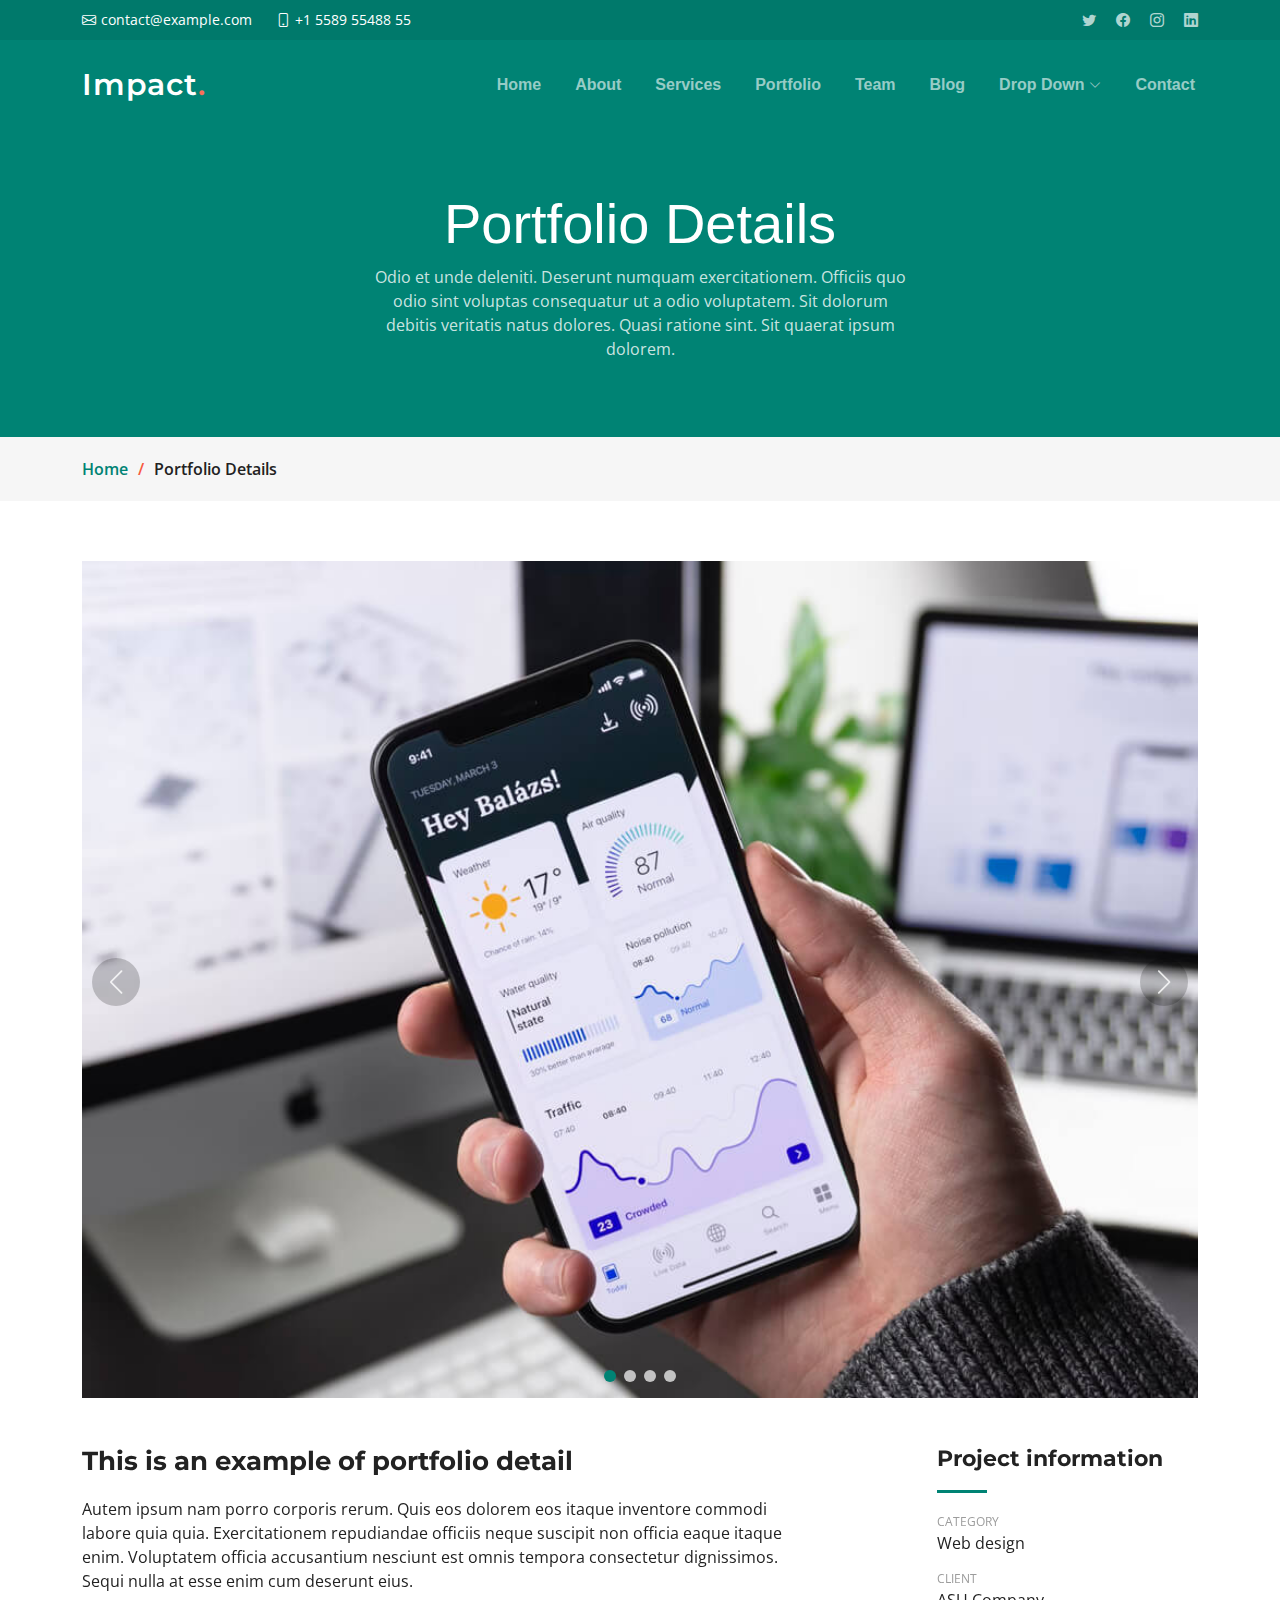
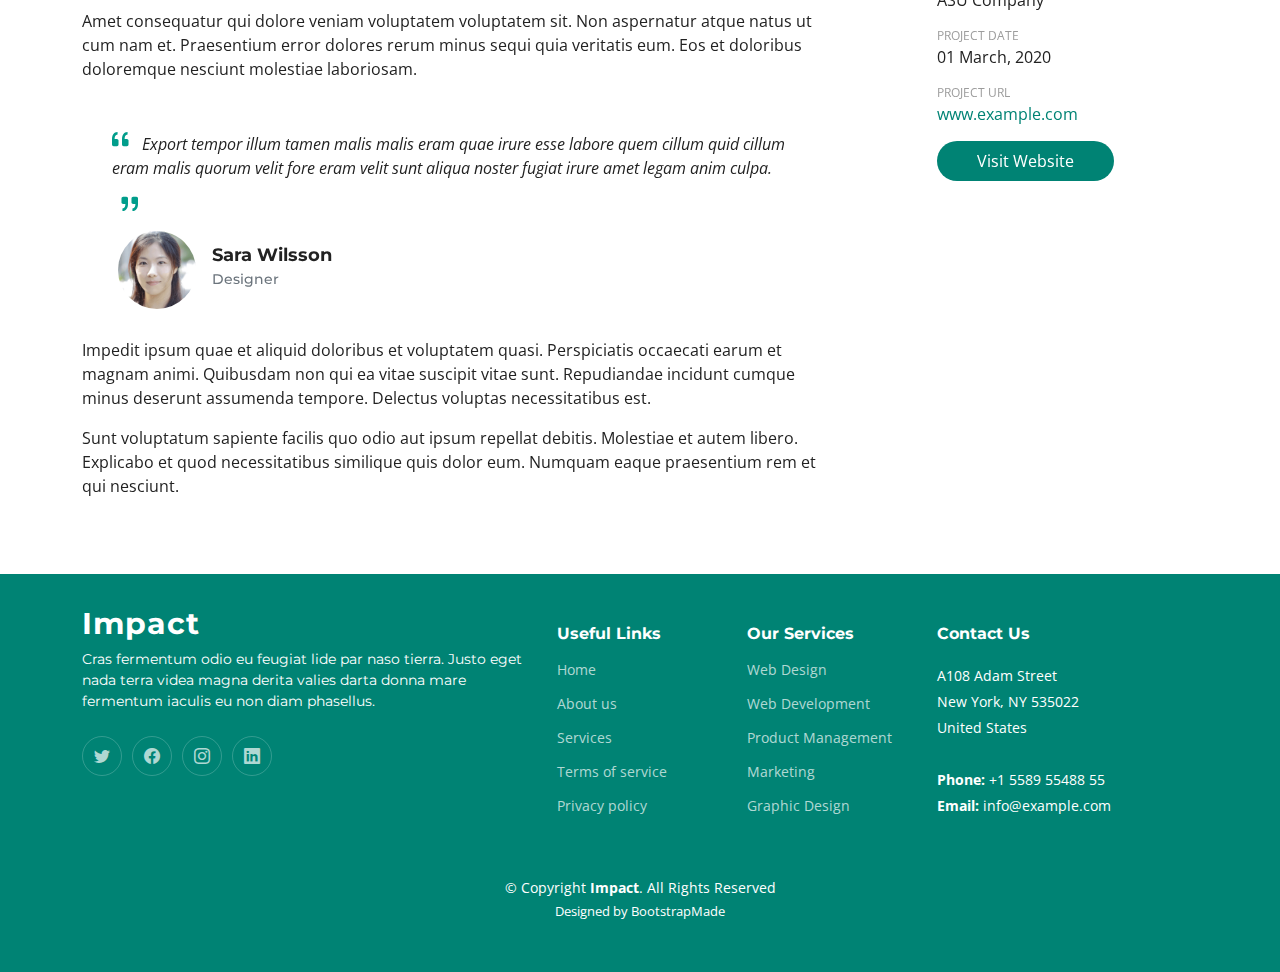
<file: Interactive Web Page/portfolio-details.html>
<!DOCTYPE html>
<html lang="en">

<head>
  <meta charset="utf-8">
  <meta content="width=device-width, initial-scale=1.0" name="viewport">

  <title>Impact Bootstrap Template - Portfolio Details</title>
  <meta content="" name="description">
  <meta content="" name="keywords">

  <!-- Favicons -->
  <link href="assets/img/favicon.png" rel="icon">
  <link href="assets/img/apple-touch-icon.png" rel="apple-touch-icon">

  <!-- Google Fonts -->
  <link rel="preconnect" href="https://fonts.googleapis.com">
  <link rel="preconnect" href="https://fonts.gstatic.com" crossorigin>
  <link href="https://fonts.googleapis.com/css2?family=Open+Sans:ital,wght@0,300;0,400;0,500;0,600;0,700;1,300;1,400;1,600;1,700&family=Montserrat:ital,wght@0,300;0,400;0,500;0,600;0,700;1,300;1,400;1,500;1,600;1,700&family=Raleway:ital,wght@0,300;0,400;0,500;0,600;0,700;1,300;1,400;1,500;1,600;1,700&display=swap" rel="stylesheet">

  <!-- Vendor CSS Files -->
  <link href="assets/vendor/bootstrap/css/bootstrap.min.css" rel="stylesheet">
  <link href="assets/vendor/bootstrap-icons/bootstrap-icons.css" rel="stylesheet">
  <link href="assets/vendor/aos/aos.css" rel="stylesheet">
  <link href="assets/vendor/glightbox/css/glightbox.min.css" rel="stylesheet">
  <link href="assets/vendor/swiper/swiper-bundle.min.css" rel="stylesheet">

  <!-- Template Main CSS File -->
  <link href="assets/css/main.css" rel="stylesheet">

  <!-- =======================================================
  * Template Name: Impact - v1.1.1
  * Template URL: https://bootstrapmade.com/impact-bootstrap-business-website-template/
  * Author: BootstrapMade.com
  * License: https://bootstrapmade.com/license/
  ======================================================== -->
</head>

<body>

  <!-- ======= Header ======= -->
  <section id="topbar" class="topbar d-flex align-items-center">
    <div class="container d-flex justify-content-center justify-content-md-between">
      <div class="contact-info d-flex align-items-center">
        <i class="bi bi-envelope d-flex align-items-center"><a href="mailto:contact@example.com">contact@example.com</a></i>
        <i class="bi bi-phone d-flex align-items-center ms-4"><span>+1 5589 55488 55</span></i>
      </div>
      <div class="social-links d-none d-md-flex align-items-center">
        <a href="#" class="twitter"><i class="bi bi-twitter"></i></a>
        <a href="#" class="facebook"><i class="bi bi-facebook"></i></a>
        <a href="#" class="instagram"><i class="bi bi-instagram"></i></a>
        <a href="#" class="linkedin"><i class="bi bi-linkedin"></i></i></a>
      </div>
    </div>
  </section><!-- End Top Bar -->

  <header id="header" class="header d-flex align-items-center">

    <div class="container-fluid container-xl d-flex align-items-center justify-content-between">
      <a href="index.html" class="logo d-flex align-items-center">
        <!-- Uncomment the line below if you also wish to use an image logo -->
        <!-- <img src="assets/img/logo.png" alt=""> -->
        <h1>Impact<span>.</span></h1>
      </a>
      <nav id="navbar" class="navbar">
        <ul>
          <li><a href="#hero">Home</a></li>
          <li><a href="#about">About</a></li>
          <li><a href="#services">Services</a></li>
          <li><a href="#portfolio">Portfolio</a></li>
          <li><a href="#team">Team</a></li>
          <li><a href="blog.html">Blog</a></li>
          <li class="dropdown"><a href="#"><span>Drop Down</span> <i class="bi bi-chevron-down dropdown-indicator"></i></a>
            <ul>
              <li><a href="#">Drop Down 1</a></li>
              <li class="dropdown"><a href="#"><span>Deep Drop Down</span> <i class="bi bi-chevron-down dropdown-indicator"></i></a>
                <ul>
                  <li><a href="#">Deep Drop Down 1</a></li>
                  <li><a href="#">Deep Drop Down 2</a></li>
                  <li><a href="#">Deep Drop Down 3</a></li>
                  <li><a href="#">Deep Drop Down 4</a></li>
                  <li><a href="#">Deep Drop Down 5</a></li>
                </ul>
              </li>
              <li><a href="#">Drop Down 2</a></li>
              <li><a href="#">Drop Down 3</a></li>
              <li><a href="#">Drop Down 4</a></li>
            </ul>
          </li>
          <li><a href="#contact">Contact</a></li>
        </ul>
      </nav><!-- .navbar -->

      <i class="mobile-nav-toggle mobile-nav-show bi bi-list"></i>
      <i class="mobile-nav-toggle mobile-nav-hide d-none bi bi-x"></i>

    </div>
  </header><!-- End Header -->
  <!-- End Header -->

  <main id="main">

    <!-- ======= Breadcrumbs ======= -->
    <div class="breadcrumbs">
      <div class="page-header d-flex align-items-center" style="background-image: url('');">
        <div class="container position-relative">
          <div class="row d-flex justify-content-center">
            <div class="col-lg-6 text-center">
              <h2>Portfolio Details</h2>
              <p>Odio et unde deleniti. Deserunt numquam exercitationem. Officiis quo odio sint voluptas consequatur ut a odio voluptatem. Sit dolorum debitis veritatis natus dolores. Quasi ratione sint. Sit quaerat ipsum dolorem.</p>
            </div>
          </div>
        </div>
      </div>
      <nav>
        <div class="container">
          <ol>
            <li><a href="index.html">Home</a></li>
            <li>Portfolio Details</li>
          </ol>
        </div>
      </nav>
    </div><!-- End Breadcrumbs -->

    <!-- ======= Portfolio Details Section ======= -->
    <section id="portfolio-details" class="portfolio-details">
      <div class="container" data-aos="fade-up">

        <div class="position-relative h-100">
          <div class="slides-1 portfolio-details-slider swiper">
            <div class="swiper-wrapper align-items-center">

              <div class="swiper-slide">
                <img src="assets/img/portfolio/app-1.jpg" alt="">
              </div>

              <div class="swiper-slide">
                <img src="assets/img/portfolio/product-1.jpg" alt="">
              </div>

              <div class="swiper-slide">
                <img src="assets/img/portfolio/branding-1.jpg" alt="">
              </div>

              <div class="swiper-slide">
                <img src="assets/img/portfolio/books-1.jpg" alt="">
              </div>

            </div>
            <div class="swiper-pagination"></div>
          </div>
          <div class="swiper-button-prev"></div>
          <div class="swiper-button-next"></div>

        </div>

        <div class="row justify-content-between gy-4 mt-4">

          <div class="col-lg-8">
            <div class="portfolio-description">
              <h2>This is an example of portfolio detail</h2>
              <p>
                Autem ipsum nam porro corporis rerum. Quis eos dolorem eos itaque inventore commodi labore quia quia. Exercitationem repudiandae officiis neque suscipit non officia eaque itaque enim. Voluptatem officia accusantium nesciunt est omnis tempora consectetur dignissimos. Sequi nulla at esse enim cum deserunt eius.
              </p>
              <p>
                Amet consequatur qui dolore veniam voluptatem voluptatem sit. Non aspernatur atque natus ut cum nam et. Praesentium error dolores rerum minus sequi quia veritatis eum. Eos et doloribus doloremque nesciunt molestiae laboriosam.
              </p>

              <div class="testimonial-item">
                <p>
                  <i class="bi bi-quote quote-icon-left"></i>
                  Export tempor illum tamen malis malis eram quae irure esse labore quem cillum quid cillum eram malis quorum velit fore eram velit sunt aliqua noster fugiat irure amet legam anim culpa.
                  <i class="bi bi-quote quote-icon-right"></i>
                </p>
                <div>
                  <img src="assets/img/testimonials/testimonials-2.jpg" class="testimonial-img" alt="">
                  <h3>Sara Wilsson</h3>
                  <h4>Designer</h4>
                </div>
              </div>

              <p>
                Impedit ipsum quae et aliquid doloribus et voluptatem quasi. Perspiciatis occaecati earum et magnam animi. Quibusdam non qui ea vitae suscipit vitae sunt. Repudiandae incidunt cumque minus deserunt assumenda tempore. Delectus voluptas necessitatibus est.

              <p>
                Sunt voluptatum sapiente facilis quo odio aut ipsum repellat debitis. Molestiae et autem libero. Explicabo et quod necessitatibus similique quis dolor eum. Numquam eaque praesentium rem et qui nesciunt.
              </p>

            </div>
          </div>

          <div class="col-lg-3">
            <div class="portfolio-info">
              <h3>Project information</h3>
              <ul>
                <li><strong>Category</strong> <span>Web design</span></li>
                <li><strong>Client</strong> <span>ASU Company</span></li>
                <li><strong>Project date</strong> <span>01 March, 2020</span></li>
                <li><strong>Project URL</strong> <a href="#">www.example.com</a></li>
                <li><a href="#" class="btn-visit align-self-start">Visit Website</a></li>
              </ul>
            </div>
          </div>

        </div>

      </div>
    </section><!-- End Portfolio Details Section -->

  </main><!-- End #main -->

  <!-- ======= Footer ======= -->
  <footer id="footer" class="footer">

    <div class="container">
      <div class="row gy-4">
        <div class="col-lg-5 col-md-12 footer-info">
          <a href="index.html" class="logo d-flex align-items-center">
            <span>Impact</span>
          </a>
          <p>Cras fermentum odio eu feugiat lide par naso tierra. Justo eget nada terra videa magna derita valies darta donna mare fermentum iaculis eu non diam phasellus.</p>
          <div class="social-links d-flex mt-4">
            <a href="#" class="twitter"><i class="bi bi-twitter"></i></a>
            <a href="#" class="facebook"><i class="bi bi-facebook"></i></a>
            <a href="#" class="instagram"><i class="bi bi-instagram"></i></a>
            <a href="#" class="linkedin"><i class="bi bi-linkedin"></i></a>
          </div>
        </div>

        <div class="col-lg-2 col-6 footer-links">
          <h4>Useful Links</h4>
          <ul>
            <li><a href="#">Home</a></li>
            <li><a href="#">About us</a></li>
            <li><a href="#">Services</a></li>
            <li><a href="#">Terms of service</a></li>
            <li><a href="#">Privacy policy</a></li>
          </ul>
        </div>

        <div class="col-lg-2 col-6 footer-links">
          <h4>Our Services</h4>
          <ul>
            <li><a href="#">Web Design</a></li>
            <li><a href="#">Web Development</a></li>
            <li><a href="#">Product Management</a></li>
            <li><a href="#">Marketing</a></li>
            <li><a href="#">Graphic Design</a></li>
          </ul>
        </div>

        <div class="col-lg-3 col-md-12 footer-contact text-center text-md-start">
          <h4>Contact Us</h4>
          <p>
            A108 Adam Street <br>
            New York, NY 535022<br>
            United States <br><br>
            <strong>Phone:</strong> +1 5589 55488 55<br>
            <strong>Email:</strong> info@example.com<br>
          </p>

        </div>

      </div>
    </div>

    <div class="container mt-4">
      <div class="copyright">
        &copy; Copyright <strong><span>Impact</span></strong>. All Rights Reserved
      </div>
      <div class="credits">
        <!-- All the links in the footer should remain intact. -->
        <!-- You can delete the links only if you purchased the pro version. -->
        <!-- Licensing information: https://bootstrapmade.com/license/ -->
        <!-- Purchase the pro version with working PHP/AJAX contact form: https://bootstrapmade.com/impact-bootstrap-business-website-template/ -->
        Designed by <a href="https://bootstrapmade.com/">BootstrapMade</a>
      </div>
    </div>

  </footer><!-- End Footer -->
  <!-- End Footer -->

  <a href="#" class="scroll-top d-flex align-items-center justify-content-center"><i class="bi bi-arrow-up-short"></i></a>

  <div id="preloader"></div>

  <!-- Vendor JS Files -->
  <script src="assets/vendor/bootstrap/js/bootstrap.bundle.min.js"></script>
  <script src="assets/vendor/aos/aos.js"></script>
  <script src="assets/vendor/glightbox/js/glightbox.min.js"></script>
  <script src="assets/vendor/purecounter/purecounter_vanilla.js"></script>
  <script src="assets/vendor/swiper/swiper-bundle.min.js"></script>
  <script src="assets/vendor/isotope-layout/isotope.pkgd.min.js"></script>
  <script src="assets/vendor/php-email-form/validate.js"></script>

  <!-- Template Main JS File -->
  <script src="assets/js/main.js"></script>

</body>

</html>
</file>
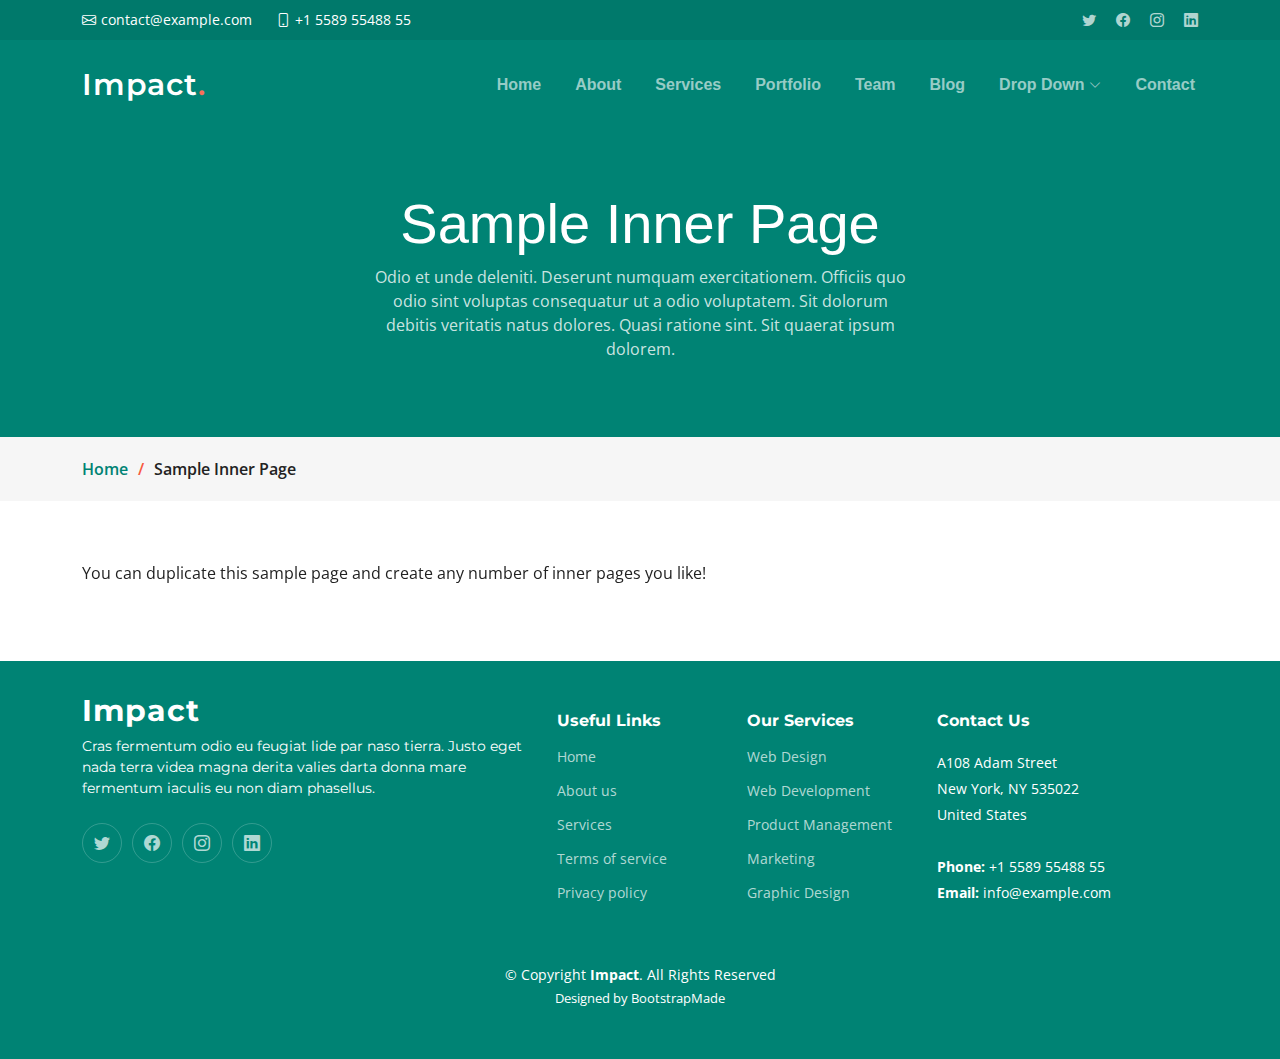
<file: Interactive Web Page/sample-inner-page.html>
<!DOCTYPE html>
<html lang="en">

<head>
  <meta charset="utf-8">
  <meta content="width=device-width, initial-scale=1.0" name="viewport">

  <title>[Template] Sample Inner Page</title>
  <meta content="" name="description">
  <meta content="" name="keywords">

  <!-- Favicons -->
  <link href="assets/img/favicon.png" rel="icon">
  <link href="assets/img/apple-touch-icon.png" rel="apple-touch-icon">

  <!-- Google Fonts -->
  <link rel="preconnect" href="https://fonts.googleapis.com">
  <link rel="preconnect" href="https://fonts.gstatic.com" crossorigin>
  <link href="https://fonts.googleapis.com/css2?family=Open+Sans:ital,wght@0,300;0,400;0,500;0,600;0,700;1,300;1,400;1,600;1,700&family=Montserrat:ital,wght@0,300;0,400;0,500;0,600;0,700;1,300;1,400;1,500;1,600;1,700&family=Raleway:ital,wght@0,300;0,400;0,500;0,600;0,700;1,300;1,400;1,500;1,600;1,700&display=swap" rel="stylesheet">

  <!-- Vendor CSS Files -->
  <link href="assets/vendor/bootstrap/css/bootstrap.min.css" rel="stylesheet">
  <link href="assets/vendor/bootstrap-icons/bootstrap-icons.css" rel="stylesheet">
  <link href="assets/vendor/aos/aos.css" rel="stylesheet">
  <link href="assets/vendor/glightbox/css/glightbox.min.css" rel="stylesheet">
  <link href="assets/vendor/swiper/swiper-bundle.min.css" rel="stylesheet">

  <!-- Template Main CSS File -->
  <link href="assets/css/main.css" rel="stylesheet">

  <!-- =======================================================
  * Template Name: Impact - v1.1.1
  * Template URL: https://bootstrapmade.com/impact-bootstrap-business-website-template/
  * Author: BootstrapMade.com
  * License: https://bootstrapmade.com/license/
  ======================================================== -->
</head>

<body>

  <!-- ======= Header ======= -->
  <section id="topbar" class="topbar d-flex align-items-center">
    <div class="container d-flex justify-content-center justify-content-md-between">
      <div class="contact-info d-flex align-items-center">
        <i class="bi bi-envelope d-flex align-items-center"><a href="mailto:contact@example.com">contact@example.com</a></i>
        <i class="bi bi-phone d-flex align-items-center ms-4"><span>+1 5589 55488 55</span></i>
      </div>
      <div class="social-links d-none d-md-flex align-items-center">
        <a href="#" class="twitter"><i class="bi bi-twitter"></i></a>
        <a href="#" class="facebook"><i class="bi bi-facebook"></i></a>
        <a href="#" class="instagram"><i class="bi bi-instagram"></i></a>
        <a href="#" class="linkedin"><i class="bi bi-linkedin"></i></i></a>
      </div>
    </div>
  </section><!-- End Top Bar -->

  <header id="header" class="header d-flex align-items-center">

    <div class="container-fluid container-xl d-flex align-items-center justify-content-between">
      <a href="index.html" class="logo d-flex align-items-center">
        <!-- Uncomment the line below if you also wish to use an image logo -->
        <!-- <img src="assets/img/logo.png" alt=""> -->
        <h1>Impact<span>.</span></h1>
      </a>
      <nav id="navbar" class="navbar">
        <ul>
          <li><a href="#hero">Home</a></li>
          <li><a href="#about">About</a></li>
          <li><a href="#services">Services</a></li>
          <li><a href="#portfolio">Portfolio</a></li>
          <li><a href="#team">Team</a></li>
          <li><a href="blog.html">Blog</a></li>
          <li class="dropdown"><a href="#"><span>Drop Down</span> <i class="bi bi-chevron-down dropdown-indicator"></i></a>
            <ul>
              <li><a href="#">Drop Down 1</a></li>
              <li class="dropdown"><a href="#"><span>Deep Drop Down</span> <i class="bi bi-chevron-down dropdown-indicator"></i></a>
                <ul>
                  <li><a href="#">Deep Drop Down 1</a></li>
                  <li><a href="#">Deep Drop Down 2</a></li>
                  <li><a href="#">Deep Drop Down 3</a></li>
                  <li><a href="#">Deep Drop Down 4</a></li>
                  <li><a href="#">Deep Drop Down 5</a></li>
                </ul>
              </li>
              <li><a href="#">Drop Down 2</a></li>
              <li><a href="#">Drop Down 3</a></li>
              <li><a href="#">Drop Down 4</a></li>
            </ul>
          </li>
          <li><a href="#contact">Contact</a></li>
        </ul>
      </nav><!-- .navbar -->

      <i class="mobile-nav-toggle mobile-nav-show bi bi-list"></i>
      <i class="mobile-nav-toggle mobile-nav-hide d-none bi bi-x"></i>

    </div>
  </header><!-- End Header -->
  <!-- End Header -->

  <main id="main">

    <!-- ======= Breadcrumbs ======= -->
    <div class="breadcrumbs">
      <div class="page-header d-flex align-items-center" style="background-image: url('');">
        <div class="container position-relative">
          <div class="row d-flex justify-content-center">
            <div class="col-lg-6 text-center">
              <h2>Sample Inner Page</h2>
              <p>Odio et unde deleniti. Deserunt numquam exercitationem. Officiis quo odio sint voluptas consequatur ut a odio voluptatem. Sit dolorum debitis veritatis natus dolores. Quasi ratione sint. Sit quaerat ipsum dolorem.</p>
            </div>
          </div>
        </div>
      </div>
      <nav>
        <div class="container">
          <ol>
            <li><a href="index.html">Home</a></li>
            <li>Sample Inner Page</li>
          </ol>
        </div>
      </nav>
    </div><!-- End Breadcrumbs -->

    <section class="sample-page">
      <div class="container" data-aos="fade-up">

        <p>
          You can duplicate this sample page and create any number of inner pages you like!
        </p>

      </div>
    </section>

  </main><!-- End #main -->

  <!-- ======= Footer ======= -->
  <footer id="footer" class="footer">

    <div class="container">
      <div class="row gy-4">
        <div class="col-lg-5 col-md-12 footer-info">
          <a href="index.html" class="logo d-flex align-items-center">
            <span>Impact</span>
          </a>
          <p>Cras fermentum odio eu feugiat lide par naso tierra. Justo eget nada terra videa magna derita valies darta donna mare fermentum iaculis eu non diam phasellus.</p>
          <div class="social-links d-flex mt-4">
            <a href="#" class="twitter"><i class="bi bi-twitter"></i></a>
            <a href="#" class="facebook"><i class="bi bi-facebook"></i></a>
            <a href="#" class="instagram"><i class="bi bi-instagram"></i></a>
            <a href="#" class="linkedin"><i class="bi bi-linkedin"></i></a>
          </div>
        </div>

        <div class="col-lg-2 col-6 footer-links">
          <h4>Useful Links</h4>
          <ul>
            <li><a href="#">Home</a></li>
            <li><a href="#">About us</a></li>
            <li><a href="#">Services</a></li>
            <li><a href="#">Terms of service</a></li>
            <li><a href="#">Privacy policy</a></li>
          </ul>
        </div>

        <div class="col-lg-2 col-6 footer-links">
          <h4>Our Services</h4>
          <ul>
            <li><a href="#">Web Design</a></li>
            <li><a href="#">Web Development</a></li>
            <li><a href="#">Product Management</a></li>
            <li><a href="#">Marketing</a></li>
            <li><a href="#">Graphic Design</a></li>
          </ul>
        </div>

        <div class="col-lg-3 col-md-12 footer-contact text-center text-md-start">
          <h4>Contact Us</h4>
          <p>
            A108 Adam Street <br>
            New York, NY 535022<br>
            United States <br><br>
            <strong>Phone:</strong> +1 5589 55488 55<br>
            <strong>Email:</strong> info@example.com<br>
          </p>

        </div>

      </div>
    </div>

    <div class="container mt-4">
      <div class="copyright">
        &copy; Copyright <strong><span>Impact</span></strong>. All Rights Reserved
      </div>
      <div class="credits">
        <!-- All the links in the footer should remain intact. -->
        <!-- You can delete the links only if you purchased the pro version. -->
        <!-- Licensing information: https://bootstrapmade.com/license/ -->
        <!-- Purchase the pro version with working PHP/AJAX contact form: https://bootstrapmade.com/impact-bootstrap-business-website-template/ -->
        Designed by <a href="https://bootstrapmade.com/">BootstrapMade</a>
      </div>
    </div>

  </footer><!-- End Footer -->
  <!-- End Footer -->

  <a href="#" class="scroll-top d-flex align-items-center justify-content-center"><i class="bi bi-arrow-up-short"></i></a>

  <div id="preloader"></div>

  <!-- Vendor JS Files -->
  <script src="assets/vendor/bootstrap/js/bootstrap.bundle.min.js"></script>
  <script src="assets/vendor/aos/aos.js"></script>
  <script src="assets/vendor/glightbox/js/glightbox.min.js"></script>
  <script src="assets/vendor/purecounter/purecounter_vanilla.js"></script>
  <script src="assets/vendor/swiper/swiper-bundle.min.js"></script>
  <script src="assets/vendor/isotope-layout/isotope.pkgd.min.js"></script>
  <script src="assets/vendor/php-email-form/validate.js"></script>

  <!-- Template Main JS File -->
  <script src="assets/js/main.js"></script>

</body>

</html>
</file>
<file: Interactive Web Page/assets/css/main.css>
/**
* Template Name: Impact - v1.1.1
* Template URL: https://bootstrapmade.com/impact-bootstrap-business-website-template/
* Author: BootstrapMade.com
* License: https://bootstrapmade.com/license/
*/

/*--------------------------------------------------------------
# Set main reusable colors and fonts using CSS variables
# Learn more about CSS variables at https://developer.mozilla.org/en-US/docs/Web/CSS/Using_CSS_custom_properties
--------------------------------------------------------------*/
/* Fonts */
:root {
  --font-default: "Open Sans", system-ui, -apple-system, "Segoe UI", Roboto, "Helvetica Neue", Arial, "Noto Sans", "Liberation Sans", sans-serif, "Apple Color Emoji", "Segoe UI Emoji", "Segoe UI Symbol", "Noto Color Emoji";
  --font-primary: "Montserrat", sans-serif;
  --font-secondary: "Poppins", sans-serif;
}

/* Colors */
:root {
  --color-default: #222222;
  --color-primary: #008374;
  --color-primary-sub: #008d7d;
  --color-secondary: #f85a40;
}

/* Smooth scroll behavior */
:root {
  scroll-behavior: smooth;
}

/*--------------------------------------------------------------
# General
--------------------------------------------------------------*/
body {
  font-family: var(--font-default);
  color: var(--color-default);
}

a {
  color: var(--color-primary);
  text-decoration: none;
}

a:hover {
  color: #00b6a1;
  text-decoration: none;
}

h1,
h2,
h3,
h4,
h5,
h6 {
  font-family: var(--font-primary);
}

/*--------------------------------------------------------------
# Sections & Section Header
--------------------------------------------------------------*/
section {
  padding: 60px 0;
  overflow: hidden;
}

.sections-bg {
  background-color: #f6f6f6;
}

.section-header {
  text-align: center;
  padding-bottom: 60px;
}

.section-header h2 {
  font-size: 32px;
  font-weight: 600;
  margin-bottom: 20px;
  padding-bottom: 20px;
  position: relative;
}

.section-header h2:after {
  content: "";
  position: absolute;
  display: block;
  width: 50px;
  height: 3px;
  background: var(--color-primary);
  left: 0;
  right: 0;
  bottom: 0;
  margin: auto;
}

.section-header p {
  margin-bottom: 0;
  color: #6f6f6f;
}

/*--------------------------------------------------------------
# Breadcrumbs
--------------------------------------------------------------*/
.breadcrumbs .page-header {
  padding: 60px 0 60px 0;
  min-height: 20vh;
  position: relative;
  background-color: var(--color-primary);
}

.breadcrumbs .page-header h2 {
  font-size: 56px;
  font-weight: 500;
  color: #fff;
  font-family: var(--font-secondary);
}

.breadcrumbs .page-header p {
  color: rgba(255, 255, 255, 0.8);
}

.breadcrumbs nav {
  background-color: #f6f6f6;
  padding: 20px 0;
}

.breadcrumbs nav ol {
  display: flex;
  flex-wrap: wrap;
  list-style: none;
  margin: 0;
  padding: 0;
  font-size: 16px;
  font-weight: 600;
  color: var(--color-default);
}

.breadcrumbs nav ol a {
  color: var(--color-primary);
  transition: 0.3s;
}

.breadcrumbs nav ol a:hover {
  text-decoration: underline;
}

.breadcrumbs nav ol li+li {
  padding-left: 10px;
}

.breadcrumbs nav ol li+li::before {
  display: inline-block;
  padding-right: 10px;
  color: var(--color-secondary);
  content: "/";
}

/*--------------------------------------------------------------
# Scroll top button
--------------------------------------------------------------*/
.scroll-top {
  position: fixed;
  visibility: hidden;
  opacity: 0;
  right: 15px;
  bottom: -15px;
  z-index: 99999;
  background: var(--color-secondary);
  width: 44px;
  height: 44px;
  border-radius: 50px;
  transition: all 0.4s;
}

.scroll-top i {
  font-size: 24px;
  color: #fff;
  line-height: 0;
}

.scroll-top:hover {
  background: rgba(248, 90, 64, 0.8);
  color: #fff;
}

.scroll-top.active {
  visibility: visible;
  opacity: 1;
  bottom: 15px;
}

/*--------------------------------------------------------------
# Preloader
--------------------------------------------------------------*/
#preloader {
  position: fixed;
  inset: 0;
  z-index: 999999;
  overflow: hidden;
  background: #fff;
  transition: all 0.6s ease-out;
}

#preloader:before {
  content: "";
  position: fixed;
  top: calc(50% - 30px);
  left: calc(50% - 30px);
  border: 6px solid #fff;
  border-color: var(--color-primary) transparent var(--color-primary) transparent;
  border-radius: 50%;
  width: 60px;
  height: 60px;
  -webkit-animation: animate-preloader 1.5s linear infinite;
  animation: animate-preloader 1.5s linear infinite;
}

@-webkit-keyframes animate-preloader {
  0% {
    transform: rotate(0deg);
  }

  100% {
    transform: rotate(360deg);
  }
}

@keyframes animate-preloader {
  0% {
    transform: rotate(0deg);
  }

  100% {
    transform: rotate(360deg);
  }
}

/*--------------------------------------------------------------
# Disable aos animation delay on mobile devices
--------------------------------------------------------------*/
@media screen and (max-width: 768px) {
  [data-aos-delay] {
    transition-delay: 0 !important;
  }
}

/*--------------------------------------------------------------
# Header
--------------------------------------------------------------*/
.topbar {
  background: #00796b;
  height: 40px;
  font-size: 14px;
  transition: all 0.5s;
  color: #fff;
  padding: 0;
}

.topbar .contact-info i {
  font-style: normal;
  color: #fff;
  line-height: 0;
}

.topbar .contact-info i a,
.topbar .contact-info i span {
  padding-left: 5px;
  color: #fff;
}

@media (max-width: 575px) {

  .topbar .contact-info i a,
  .topbar .contact-info i span {
    font-size: 13px;
  }
}

.topbar .contact-info i a {
  line-height: 0;
  transition: 0.3s;
}

.topbar .contact-info i a:hover {
  color: #fff;
  text-decoration: underline;
}

.topbar .social-links a {
  color: rgba(255, 255, 255, 0.7);
  line-height: 0;
  transition: 0.3s;
  margin-left: 20px;
}

.topbar .social-links a:hover {
  color: #fff;
}

.header {
  transition: all 0.5s;
  z-index: 997;
  height: 90px;
  background-color: var(--color-primary);
}

.header.sticked {
  position: fixed;
  top: 0;
  right: 0;
  left: 0;
  height: 70px;
  box-shadow: 0px 2px 20px rgba(0, 0, 0, 0.1);
}

.header .logo img {
  max-height: 40px;
  margin-right: 6px;
}

.header .logo h1 {
  font-size: 30px;
  margin: 0;
  font-weight: 600;
  letter-spacing: 0.8px;
  color: #fff;
  font-family: var(--font-primary);
}

.header .logo h1 span {
  color: #f96f59;
}

.sticked-header-offset {
  margin-top: 70px;
}

section {
  scroll-margin-top: 70px;
}

/*--------------------------------------------------------------
# Desktop Navigation
--------------------------------------------------------------*/
@media (min-width: 1280px) {
  .navbar {
    padding: 0;
  }

  .navbar ul {
    margin: 0;
    padding: 0;
    display: flex;
    list-style: none;
    align-items: center;
  }

  .navbar li {
    position: relative;
  }

  .navbar>ul>li {
    white-space: nowrap;
    padding: 10px 0 10px 28px;
  }

  .navbar a,
  .navbar a:focus {
    display: flex;
    align-items: center;
    justify-content: space-between;
    padding: 0 3px;
    font-family: var(--font-secondary);
    font-size: 16px;
    font-weight: 600;
    color: rgba(255, 255, 255, 0.6);
    white-space: nowrap;
    transition: 0.3s;
    position: relative;
  }

  .navbar a i,
  .navbar a:focus i {
    font-size: 12px;
    line-height: 0;
    margin-left: 5px;
  }

  .navbar>ul>li>a:before {
    content: "";
    position: absolute;
    width: 100%;
    height: 2px;
    bottom: -6px;
    left: 0;
    background-color: var(--color-secondary);
    visibility: hidden;
    width: 0px;
    transition: all 0.3s ease-in-out 0s;
  }

  .navbar a:hover:before,
  .navbar li:hover>a:before,
  .navbar .active:before {
    visibility: visible;
    width: 100%;
  }

  .navbar a:hover,
  .navbar .active,
  .navbar .active:focus,
  .navbar li:hover>a {
    color: #fff;
  }

  .navbar .dropdown ul {
    display: block;
    position: absolute;
    left: 28px;
    top: calc(100% + 30px);
    margin: 0;
    padding: 10px 0;
    z-index: 99;
    opacity: 0;
    visibility: hidden;
    background: #fff;
    box-shadow: 0px 0px 30px rgba(127, 137, 161, 0.25);
    transition: 0.3s;
    border-radius: 4px;
  }

  .navbar .dropdown ul li {
    min-width: 200px;
  }

  .navbar .dropdown ul a {
    padding: 10px 20px;
    font-size: 15px;
    text-transform: none;
    font-weight: 600;
    color: #006a5d;
  }

  .navbar .dropdown ul a i {
    font-size: 12px;
  }

  .navbar .dropdown ul a:hover,
  .navbar .dropdown ul .active:hover,
  .navbar .dropdown ul li:hover>a {
    color: var(--color-secondary);
  }

  .navbar .dropdown:hover>ul {
    opacity: 1;
    top: 100%;
    visibility: visible;
  }

  .navbar .dropdown .dropdown ul {
    top: 0;
    left: calc(100% - 30px);
    visibility: hidden;
  }

  .navbar .dropdown .dropdown:hover>ul {
    opacity: 1;
    top: 0;
    left: 100%;
    visibility: visible;
  }
}

@media (min-width: 1280px) and (max-width: 1366px) {
  .navbar .dropdown .dropdown ul {
    left: -90%;
  }

  .navbar .dropdown .dropdown:hover>ul {
    left: -100%;
  }
}

@media (min-width: 1280px) {

  .mobile-nav-show,
  .mobile-nav-hide {
    display: none;
  }
}

/*--------------------------------------------------------------
# Mobile Navigation
--------------------------------------------------------------*/
@media (max-width: 1279px) {
  .navbar {
    position: fixed;
    top: 0;
    right: -100%;
    width: 100%;
    max-width: 400px;
    bottom: 0;
    transition: 0.3s;
    z-index: 9997;
  }

  .navbar ul {
    position: absolute;
    inset: 0;
    padding: 50px 0 10px 0;
    margin: 0;
    background: rgba(0, 131, 116, 0.9);
    overflow-y: auto;
    transition: 0.3s;
    z-index: 9998;
  }

  .navbar a,
  .navbar a:focus {
    display: flex;
    align-items: center;
    justify-content: space-between;
    padding: 10px 20px;
    font-family: var(--font-primary);
    font-size: 15px;
    font-weight: 600;
    color: rgba(255, 255, 255, 0.7);
    white-space: nowrap;
    transition: 0.3s;
  }

  .navbar a i,
  .navbar a:focus i {
    font-size: 12px;
    line-height: 0;
    margin-left: 5px;
  }

  .navbar a:hover,
  .navbar .active,
  .navbar .active:focus,
  .navbar li:hover>a {
    color: #fff;
  }

  .navbar .getstarted,
  .navbar .getstarted:focus {
    background: var(--color-primary);
    padding: 8px 20px;
    border-radius: 4px;
    margin: 15px;
    color: #fff;
  }

  .navbar .getstarted:hover,
  .navbar .getstarted:focus:hover {
    color: #fff;
    background: rgba(0, 131, 116, 0.8);
  }

  .navbar .dropdown ul,
  .navbar .dropdown .dropdown ul {
    position: static;
    display: none;
    padding: 10px 0;
    margin: 10px 20px;
    transition: all 0.5s ease-in-out;
    background-color: #007466;
    border: 1px solid #006459;
  }

  .navbar .dropdown>.dropdown-active,
  .navbar .dropdown .dropdown>.dropdown-active {
    display: block;
  }

  .mobile-nav-show {
    color: rgba(255, 255, 255, 0.6);
    font-size: 28px;
    cursor: pointer;
    line-height: 0;
    transition: 0.5s;
    z-index: 9999;
    margin-right: 10px;
  }

  .mobile-nav-hide {
    color: #fff;
    font-size: 32px;
    cursor: pointer;
    line-height: 0;
    transition: 0.5s;
    position: fixed;
    right: 20px;
    top: 20px;
    z-index: 9999;
  }

  .mobile-nav-active {
    overflow: hidden;
  }

  .mobile-nav-active .navbar {
    right: 0;
  }

  .mobile-nav-active .navbar:before {
    content: "";
    position: fixed;
    inset: 0;
    background: rgba(0, 106, 93, 0.8);
    z-index: 9996;
  }
}

/*--------------------------------------------------------------
# About Us Section
--------------------------------------------------------------*/
.about h3 {
  font-weight: 700;
  font-size: 28px;
  margin-bottom: 20px;
  font-family: var(--font-secondary);
}

.about .call-us {
  left: 10%;
  right: 10%;
  bottom: 0;
  background-color: #fff;
  box-shadow: 0px 2px 25px rgba(0, 0, 0, 0.08);
  padding: 20px;
  text-align: center;
}

.about .call-us h4 {
  font-size: 24px;
  font-weight: 700;
  margin-bottom: 5px;
}

.about .call-us p {
  font-size: 28px;
  font-weight: 700;
  color: var(--color-primary);
}

.about .content ul {
  list-style: none;
  padding: 0;
}

.about .content ul li {
  padding: 0 0 10px 30px;
  position: relative;
}

.about .content ul i {
  position: absolute;
  font-size: 20px;
  left: 0;
  top: -3px;
  color: var(--color-primary);
}

.about .content p:last-child {
  margin-bottom: 0;
}

.about .play-btn {
  width: 94px;
  height: 94px;
  background: radial-gradient(var(--color-primary) 50%, rgba(0, 131, 116, 0.4) 52%);
  border-radius: 50%;
  display: block;
  position: absolute;
  left: calc(50% - 47px);
  top: calc(50% - 47px);
  overflow: hidden;
}

.about .play-btn:before {
  content: "";
  position: absolute;
  width: 120px;
  height: 120px;
  -webkit-animation-delay: 0s;
  animation-delay: 0s;
  -webkit-animation: pulsate-btn 2s;
  animation: pulsate-btn 2s;
  -webkit-animation-direction: forwards;
  animation-direction: forwards;
  -webkit-animation-iteration-count: infinite;
  animation-iteration-count: infinite;
  -webkit-animation-timing-function: steps;
  animation-timing-function: steps;
  opacity: 1;
  border-radius: 50%;
  border: 5px solid rgba(0, 131, 116, 0.7);
  top: -15%;
  left: -15%;
  background: rgba(198, 16, 0, 0);
}

.about .play-btn:after {
  content: "";
  position: absolute;
  left: 50%;
  top: 50%;
  transform: translateX(-40%) translateY(-50%);
  width: 0;
  height: 0;
  border-top: 10px solid transparent;
  border-bottom: 10px solid transparent;
  border-left: 15px solid #fff;
  z-index: 100;
  transition: all 400ms cubic-bezier(0.55, 0.055, 0.675, 0.19);
}

.about .play-btn:hover:before {
  content: "";
  position: absolute;
  left: 50%;
  top: 50%;
  transform: translateX(-40%) translateY(-50%);
  width: 0;
  height: 0;
  border: none;
  border-top: 10px solid transparent;
  border-bottom: 10px solid transparent;
  border-left: 15px solid #fff;
  z-index: 200;
  -webkit-animation: none;
  animation: none;
  border-radius: 0;
}

.about .play-btn:hover:after {
  border-left: 15px solid var(--color-primary);
  transform: scale(20);
}

@-webkit-keyframes pulsate-btn {
  0% {
    transform: scale(0.6, 0.6);
    opacity: 1;
  }

  100% {
    transform: scale(1, 1);
    opacity: 0;
  }
}

@keyframes pulsate-btn {
  0% {
    transform: scale(0.6, 0.6);
    opacity: 1;
  }

  100% {
    transform: scale(1, 1);
    opacity: 0;
  }
}

/*--------------------------------------------------------------
# Clients Section
--------------------------------------------------------------*/
.clients {
  padding: 40px 0;
}

.clients .swiper {
  padding: 10px 0;
}

.clients .swiper-slide img {
  transition: 0.3s;
}

.clients .swiper-slide img:hover {
  transform: scale(1.1);
}

.clients .swiper-pagination {
  margin-top: 20px;
  position: relative;
}

.clients .swiper-pagination .swiper-pagination-bullet {
  width: 12px;
  height: 12px;
  background-color: #fff;
  opacity: 1;
  background-color: #ddd;
}

.clients .swiper-pagination .swiper-pagination-bullet-active {
  background-color: var(--color-primary);
}

/*--------------------------------------------------------------
# Stats Counter Section
--------------------------------------------------------------*/
.stats-counter {
  padding: 40px 0;
}

.stats-counter .stats-item {
  padding: 20px 0;
  border-bottom: 1px solid #e4e4e4;
}

.stats-counter .stats-item .purecounter {
  min-width: 90px;
  padding-right: 15px;
}

.stats-counter .stats-item i {
  font-size: 44px;
  line-height: 0;
  margin-right: 15px;
}

.stats-counter .stats-item span {
  font-size: 40px;
  display: block;
  font-weight: 700;
  color: var(--color-primary);
  line-height: 40px;
}

.stats-counter .stats-item p {
  margin: 0;
  font-family: var(--font-primary);
  font-size: 14px;
}

/*--------------------------------------------------------------
# Call To Action Section
--------------------------------------------------------------*/
.call-to-action .container {
  background: linear-gradient(rgba(0, 0, 0, 0.5), rgba(0, 0, 0, 0.5)), url("../img/cta-bg.jpg") center center;
  background-size: cover;
  padding: 100px 60px;
  border-radius: 15px;
  overflow: hidden;
}

.call-to-action h3 {
  color: #fff;
  font-size: 28px;
  font-weight: 700;
  margin-bottom: 20px;
}

.call-to-action p {
  color: #fff;
  margin-bottom: 20px;
}

.call-to-action .play-btn {
  width: 94px;
  height: 94px;
  margin-bottom: 20px;
  background: radial-gradient(var(--color-primary) 50%, rgba(0, 131, 116, 0.4) 52%);
  border-radius: 50%;
  display: inline-block;
  position: relative;
  overflow: hidden;
}

.call-to-action .play-btn:before {
  content: "";
  position: absolute;
  width: 120px;
  height: 120px;
  -webkit-animation-delay: 0s;
  animation-delay: 0s;
  -webkit-animation: pulsate-btn 2s;
  animation: pulsate-btn 2s;
  -webkit-animation-direction: forwards;
  animation-direction: forwards;
  -webkit-animation-iteration-count: infinite;
  animation-iteration-count: infinite;
  -webkit-animation-timing-function: steps;
  animation-timing-function: steps;
  opacity: 1;
  border-radius: 50%;
  border: 5px solid rgba(0, 131, 116, 0.7);
  top: -15%;
  left: -15%;
  background: rgba(198, 16, 0, 0);
}

.call-to-action .play-btn:after {
  content: "";
  position: absolute;
  left: 50%;
  top: 50%;
  transform: translateX(-40%) translateY(-50%);
  width: 0;
  height: 0;
  border-top: 10px solid transparent;
  border-bottom: 10px solid transparent;
  border-left: 15px solid #fff;
  z-index: 100;
  transition: all 400ms cubic-bezier(0.55, 0.055, 0.675, 0.19);
}

.call-to-action .play-btn:hover:before {
  content: "";
  position: absolute;
  left: 50%;
  top: 50%;
  transform: translateX(-40%) translateY(-50%);
  width: 0;
  height: 0;
  border: none;
  border-top: 10px solid transparent;
  border-bottom: 10px solid transparent;
  border-left: 15px solid #fff;
  z-index: 200;
  -webkit-animation: none;
  animation: none;
  border-radius: 0;
}

.call-to-action .play-btn:hover:after {
  border-left: 15px solid var(--color-primary);
  transform: scale(20);
}

.call-to-action .cta-btn {
  font-family: var(--font-primary);
  font-weight: 500;
  font-size: 16px;
  letter-spacing: 1px;
  display: inline-block;
  padding: 12px 48px;
  border-radius: 50px;
  transition: 0.5s;
  margin: 10px;
  border: 2px solid #fff;
  color: #fff;
}

.call-to-action .cta-btn:hover {
  background: var(--color-primary);
  border: 2px solid var(--color-primary);
}

@keyframes pulsate-btn {
  0% {
    transform: scale(0.6, 0.6);
    opacity: 1;
  }

  100% {
    transform: scale(1, 1);
    opacity: 0;
  }
}

/*--------------------------------------------------------------
# Our Services Section
--------------------------------------------------------------*/
.services {
  padding: 60px 0;
}

.services .service-item {
  padding: 40px;
  background: #fff;
  height: 100%;
  border-radius: 10px;
}

.services .service-item .icon {
  width: 48px;
  height: 48px;
  position: relative;
  margin-bottom: 50px;
}

.services .service-item .icon i {
  color: var(--color-default);
  font-size: 56px;
  transition: ease-in-out 0.3s;
  z-index: 2;
  position: relative;
}

.services .service-item .icon:before {
  position: absolute;
  content: "";
  height: 100%;
  width: 100%;
  background: #eeeeee;
  border-radius: 50px;
  z-index: 1;
  top: 10px;
  right: -20px;
  transition: 0.3s;
}

.services .service-item h3 {
  color: var(--color-default);
  font-weight: 700;
  margin: 0 0 20px 0;
  padding-bottom: 8px;
  font-size: 22px;
  position: relative;
  display: inline-block;
  border-bottom: 4px solid #eeeeee;
  transition: 0.3s;
}

.services .service-item p {
  line-height: 24px;
  font-size: 14px;
  margin-bottom: 0;
}

.services .service-item .readmore {
  margin-top: 15px;
  display: inline-block;
  color: var(--color-primary);
}

.services .service-item:hover .icon:before {
  background: #00b6a1;
}

.services .service-item:hover h3 {
  border-color: var(--color-primary);
}

/*--------------------------------------------------------------
# Testimonials Section
--------------------------------------------------------------*/
.testimonials .testimonial-wrap {
  padding-left: 10px;
}

.testimonials .testimonial-item {
  box-sizing: content-box;
  padding: 30px;
  margin: 30px 10px;
  box-shadow: 0px 0 15px rgba(0, 0, 0, 0.1);
  position: relative;
  background: #fff;
  border-radius: 10px;
}

.testimonials .testimonial-item .testimonial-img {
  width: 90px;
  border-radius: 50px;
  margin-right: 15px;
}

.testimonials .testimonial-item h3 {
  font-size: 18px;
  font-weight: bold;
  margin: 10px 0 5px 0;
  color: #000;
}

.testimonials .testimonial-item h4 {
  font-size: 14px;
  color: #999;
  margin: 0;
}

.testimonials .testimonial-item .stars {
  margin: 10px 0;
}

.testimonials .testimonial-item .stars i {
  color: #ffc107;
  margin: 0 1px;
}

.testimonials .testimonial-item .quote-icon-left,
.testimonials .testimonial-item .quote-icon-right {
  color: #009d8b;
  font-size: 26px;
  line-height: 0;
}

.testimonials .testimonial-item .quote-icon-left {
  display: inline-block;
  left: -5px;
  position: relative;
}

.testimonials .testimonial-item .quote-icon-right {
  display: inline-block;
  right: -5px;
  position: relative;
  top: 10px;
  transform: scale(-1, -1);
}

.testimonials .testimonial-item p {
  font-style: italic;
  margin: 15px auto 15px auto;
}

.testimonials .swiper-pagination {
  margin-top: 20px;
  position: relative;
}

.testimonials .swiper-pagination .swiper-pagination-bullet {
  width: 12px;
  height: 12px;
  background-color: rgba(0, 0, 0, 0.2);
  opacity: 1;
}

.testimonials .swiper-pagination .swiper-pagination-bullet-active {
  background-color: var(--color-primary);
}

@media (max-width: 767px) {
  .testimonials .testimonial-wrap {
    padding-left: 0;
  }

  .testimonials .testimonial-item {
    padding: 30px;
    margin: 15px;
  }

  .testimonials .testimonial-item .testimonial-img {
    position: static;
    left: auto;
  }
}

/*--------------------------------------------------------------
# Portfolio Section
--------------------------------------------------------------*/
.portfolio .portfolio-flters {
  padding: 0 0 20px 0;
  margin: 0 auto;
  list-style: none;
  text-align: center;
}

.portfolio .portfolio-flters li {
  cursor: pointer;
  display: inline-block;
  padding: 0;
  font-size: 18px;
  font-weight: 500;
  margin: 0 10px;
  line-height: 1;
  transition: all 0.3s ease-in-out;
}

.portfolio .portfolio-flters li:hover,
.portfolio .portfolio-flters li.filter-active {
  color: var(--color-primary);
}

.portfolio .portfolio-flters li:first-child {
  margin-left: 0;
}

.portfolio .portfolio-flters li:last-child {
  margin-right: 0;
}

@media (max-width: 575px) {
  .portfolio .portfolio-flters li {
    font-size: 14px;
    margin: 0 5px;
  }
}

.portfolio .portfolio-wrap {
  box-shadow: 0px 10px 30px rgba(0, 0, 0, 0.1);
  border-radius: 10px;
  height: 100%;
  overflow: hidden;
}

.portfolio .portfolio-wrap img {
  transition: 0.3s;
  position: relative;
  z-index: 1;
}

.portfolio .portfolio-wrap .portfolio-info {
  padding: 25px 20px;
  background-color: #fff;
  position: relative;
  border-top: 1px solid #f3f3f3;
  z-index: 2;
}

.portfolio .portfolio-wrap .portfolio-info h4 {
  font-size: 18px;
  font-weight: 600;
  padding-right: 50px;
}

.portfolio .portfolio-wrap .portfolio-info h4 a {
  color: var(--color-default);
  transition: 0.3s;
}

.portfolio .portfolio-wrap .portfolio-info h4 a:hover {
  color: var(--color-primary);
}

.portfolio .portfolio-wrap .portfolio-info p {
  color: #6c757d;
  font-size: 14px;
  margin-bottom: 0;
  padding-right: 50px;
}

.portfolio .portfolio-wrap:hover img {
  transform: scale(1.1);
}

/*--------------------------------------------------------------
# Portfolio Details Section
--------------------------------------------------------------*/
.portfolio-details .portfolio-details-slider img {
  width: 100%;
}

.portfolio-details .portfolio-details-slider .swiper-pagination .swiper-pagination-bullet {
  width: 12px;
  height: 12px;
  background-color: rgba(255, 255, 255, 0.7);
  opacity: 1;
}

.portfolio-details .portfolio-details-slider .swiper-pagination .swiper-pagination-bullet-active {
  background-color: var(--color-primary);
}

.portfolio-details .swiper-button-prev,
.portfolio-details .swiper-button-next {
  width: 48px;
  height: 48px;
}

.portfolio-details .swiper-button-prev:after,
.portfolio-details .swiper-button-next:after {
  color: rgba(255, 255, 255, 0.8);
  background-color: rgba(0, 0, 0, 0.2);
  font-size: 24px;
  border-radius: 50%;
  width: 48px;
  height: 48px;
  display: flex;
  align-items: center;
  justify-content: center;
  transition: 0.3s;
}

.portfolio-details .swiper-button-prev:hover:after,
.portfolio-details .swiper-button-next:hover:after {
  background-color: rgba(0, 0, 0, 0.6);
}

@media (max-width: 575px) {

  .portfolio-details .swiper-button-prev,
  .portfolio-details .swiper-button-next {
    display: none;
  }
}

.portfolio-details .portfolio-info h3 {
  font-size: 22px;
  font-weight: 700;
  margin-bottom: 20px;
  padding-bottom: 20px;
  position: relative;
}

.portfolio-details .portfolio-info h3:after {
  content: "";
  position: absolute;
  display: block;
  width: 50px;
  height: 3px;
  background: var(--color-primary);
  left: 0;
  bottom: 0;
}

.portfolio-details .portfolio-info ul {
  list-style: none;
  padding: 0;
  font-size: 15px;
}

.portfolio-details .portfolio-info ul li {
  display: flex;
  flex-direction: column;
  padding-bottom: 15px;
  font-size: 16px;
}

.portfolio-details .portfolio-info ul strong {
  text-transform: uppercase;
  font-weight: 400;
  color: #9c9c9c;
  font-size: 12px;
}

.portfolio-details .portfolio-info .btn-visit {
  padding: 8px 40px;
  background: var(--color-primary);
  color: #fff;
  border-radius: 50px;
  transition: 0.3s;
}

.portfolio-details .portfolio-info .btn-visit:hover {
  background: #009d8b;
}

.portfolio-details .portfolio-description h2 {
  font-size: 26px;
  font-weight: 700;
  margin-bottom: 20px;
}

.portfolio-details .portfolio-description p {
  padding: 0;
}

.portfolio-details .portfolio-description .testimonial-item {
  padding: 30px 30px 0 30px;
  position: relative;
  background: white;
  height: 100%;
  margin-bottom: 50px;
}

.portfolio-details .portfolio-description .testimonial-item .testimonial-img {
  width: 90px;
  border-radius: 50px;
  border: 6px solid #fff;
  float: left;
  margin: 0 10px 0 0;
}

.portfolio-details .portfolio-description .testimonial-item h3 {
  font-size: 18px;
  font-weight: bold;
  margin: 15px 0 5px 0;
  padding-top: 20px;
}

.portfolio-details .portfolio-description .testimonial-item h4 {
  font-size: 14px;
  color: #6c757d;
  margin: 0;
}

.portfolio-details .portfolio-description .testimonial-item .quote-icon-left,
.portfolio-details .portfolio-description .testimonial-item .quote-icon-right {
  color: #009d8b;
  font-size: 26px;
  line-height: 0;
}

.portfolio-details .portfolio-description .testimonial-item .quote-icon-left {
  display: inline-block;
  left: -5px;
  position: relative;
}

.portfolio-details .portfolio-description .testimonial-item .quote-icon-right {
  display: inline-block;
  right: -5px;
  position: relative;
  top: 10px;
  transform: scale(-1, -1);
}

.portfolio-details .portfolio-description .testimonial-item p {
  font-style: italic;
  margin: 0 0 15px 0 0 0;
  padding: 0;
}

/*--------------------------------------------------------------
# Our Team Section
--------------------------------------------------------------*/
.team .member {
  text-align: center;
  background: #fff;
  border-radius: 10px;
  padding: 15px;
  overflow: hidden;
  box-shadow: 0px 2px 25px rgba(0, 0, 0, 0.1);
}

.team .member img {
  border-radius: 10px;
  overflow: hidden;
}

.team .member .member-content {
  padding: 0 20px 30px 20px;
}

.team .member h4 {
  font-weight: 700;
  margin-top: 16px;
  margin-bottom: 2px;
  font-size: 20px;
}

.team .member span {
  font-style: italic;
  display: block;
  font-size: 14px;
  color: #6c757d;
}

.team .member p {
  padding-top: 10px;
  font-size: 14px;
  font-style: italic;
  color: #6c757d;
}

.team .member .social {
  margin-top: 15px;
  margin-bottom: 10px;
  display: flex;
  align-items: center;
  justify-content: space-around;
}

.team .member .social a {
  color: #a2a2a2;
  transition: 0.3s;
  border-radius: 50%;
  width: 40px;
  height: 40px;
  display: flex;
  align-items: center;
  justify-content: center;
  border: 1px solid #bbbbbb;
}

.team .member .social a:hover {
  color: var(--color-primary);
  border-color: var(--color-primary);
}

.team .member .social i {
  font-size: 18px;
  margin: 0 2px;
}

/*--------------------------------------------------------------
# Pricing Section
--------------------------------------------------------------*/
.pricing .pricing-item {
  padding: 60px 40px;
  box-shadow: 0 3px 20px -2px rgba(108, 117, 125, 0.15);
  background: #fff;
  height: 100%;
  position: relative;
  border-radius: 15px;
}

.pricing h3 {
  font-weight: 600;
  margin-bottom: 15px;
  font-size: 20px;
  color: #555555;
  text-align: center;
}

.pricing .icon {
  margin: 30px auto 30px auto;
  width: 70px;
  height: 70px;
  background: var(--color-primary);
  border-radius: 50%;
  display: flex;
  align-items: center;
  justify-content: center;
  transition: 0.3s;
  transform-style: preserve-3d;
}

.pricing .icon i {
  color: #fff;
  font-size: 28px;
  transition: ease-in-out 0.3s;
  line-height: 0;
}

.pricing .icon::before {
  position: absolute;
  content: "";
  height: 86px;
  width: 86px;
  border-radius: 50%;
  background: #87c1bb;
  transition: all 0.3s ease-out 0s;
  transform: translateZ(-1px);
}

.pricing .icon::after {
  position: absolute;
  content: "";
  height: 102px;
  width: 102px;
  border-radius: 50%;
  background: #d2eeeb;
  transition: all 0.3s ease-out 0s;
  transform: translateZ(-2px);
}

.pricing h4 {
  font-size: 48px;
  color: var(--color-secondary);
  font-weight: 700;
  font-family: var(--font-secondary);
  margin-bottom: 0;
  text-align: center;
}

.pricing h4 sup {
  font-size: 28px;
}

.pricing h4 span {
  color: rgba(108, 117, 125, 0.8);
  font-size: 18px;
  font-weight: 400;
}

.pricing ul {
  padding: 20px 0;
  list-style: none;
  color: #6c757d;
  text-align: left;
  line-height: 20px;
}

.pricing ul li {
  padding: 10px 0;
  display: flex;
  align-items: center;
}

.pricing ul i {
  color: #059652;
  font-size: 24px;
  padding-right: 3px;
}

.pricing ul .na {
  color: rgba(108, 117, 125, 0.5);
}

.pricing ul .na i {
  color: rgba(108, 117, 125, 0.5);
}

.pricing ul .na span {
  text-decoration: line-through;
}

.pricing .buy-btn {
  display: inline-block;
  padding: 10px 40px;
  border-radius: 50px;
  color: var(--color-primary);
  border: 1px solid rgba(0, 131, 116, 0.2);
  transition: none;
  font-size: 16px;
  font-weight: 600;
  font-family: var(--font-primary);
  transition: 0.3s;
}

.pricing .buy-btn:hover {
  background: var(--color-primary);
  color: #fff;
}

.pricing .featured {
  z-index: 10;
  border: 3px solid var(--color-primary);
}

@media (min-width: 992px) {
  .pricing .featured {
    transform: scale(1.15);
  }
}

/*--------------------------------------------------------------
# Frequently Asked Questions Section
--------------------------------------------------------------*/
.faq .content h3 {
  font-weight: 400;
  font-size: 34px;
}

.faq .content h4 {
  font-size: 20px;
  font-weight: 700;
  margin-top: 5px;
}

.faq .content p {
  font-size: 15px;
  color: #6c757d;
}

.faq .accordion-item {
  border: 0;
  margin-bottom: 20px;
  box-shadow: 0px 5px 25px 0px rgba(0, 0, 0, 0.06);
  border-radius: 10px;
}

.faq .accordion-item:last-child {
  margin-bottom: 0;
}

.faq .accordion-collapse {
  border: 0;
}

.faq .accordion-button {
  padding: 20px 50px 20px 20px;
  font-weight: 600;
  border: 0;
  font-size: 18px;
  line-height: 24px;
  color: var(--color-default);
  text-align: left;
  background: #fff;
  box-shadow: none;
  border-radius: 10px;
}

.faq .accordion-button .num {
  padding-right: 10px;
  font-size: 20px;
  line-height: 0;
  color: var(--color-primary);
}

.faq .accordion-button:not(.collapsed) {
  color: var(--color-primary);
  border-bottom: 0;
  box-shadow: none;
}

.faq .accordion-button:after {
  position: absolute;
  right: 20px;
  top: 20px;
}

.faq .accordion-body {
  padding: 0 40px 30px 45px;
  border: 0;
  border-radius: 10px;
  background: #fff;
  box-shadow: none;
}

/*--------------------------------------------------------------
# Recent Blog Posts Section
--------------------------------------------------------------*/
.recent-posts article {
  box-shadow: 0 4px 16px rgba(0, 0, 0, 0.1);
  background-color: #fff;
  padding: 30px;
  height: 100%;
  border-radius: 10px;
  overflow: hidden;
}

.recent-posts .post-img {
  max-height: 240px;
  margin: -30px -30px 15px -30px;
  overflow: hidden;
}

.recent-posts .post-category {
  font-size: 16px;
  color: #6f6f6f;
  margin-bottom: 10px;
}

.recent-posts .title {
  font-size: 22px;
  font-weight: 700;
  padding: 0;
  margin: 0 0 20px 0;
}

.recent-posts .title a {
  color: var(--color-default);
  transition: 0.3s;
}

.recent-posts .title a:hover {
  color: var(--color-primary);
}

.recent-posts .post-author-img {
  width: 50px;
  border-radius: 50%;
  margin-right: 15px;
}

.recent-posts .post-author {
  font-weight: 600;
  margin-bottom: 5px;
}

.recent-posts .post-date {
  font-size: 14px;
  color: #3c3c3c;
  margin-bottom: 0;
}

/*--------------------------------------------------------------
# Contact Section
--------------------------------------------------------------*/
.contact .info-container {
  background-color: var(--color-primary);
  height: 100%;
  padding: 20px;
  border-radius: 10px 0 0 10px;
  box-shadow: 0px 2px 25px rgba(0, 0, 0, 0.1);
}

.contact .info-item {
  width: 100%;
  background-color: #009282;
  margin-bottom: 20px;
  padding: 20px;
  border-radius: 10px;
  color: #fff;
}

.contact .info-item:last-child {
  margin-bottom: 0;
}

.contact .info-item i {
  font-size: 20px;
  color: #fff;
  float: left;
  width: 44px;
  height: 44px;
  background-color: rgba(255, 255, 255, 0.2);
  display: flex;
  justify-content: center;
  align-items: center;
  border-radius: 50px;
  transition: all 0.3s ease-in-out;
  margin-right: 15px;
}

.contact .info-item h4 {
  padding: 0;
  font-size: 20px;
  font-weight: 600;
  margin-bottom: 5px;
}

.contact .info-item p {
  padding: 0;
  margin-bottom: 0;
  font-size: 14px;
}

.contact .info-item:hover i {
  background: #fff;
  color: var(--color-primary);
}

.contact .php-email-form {
  width: 100%;
  height: 100%;
  background: #fff;
  box-shadow: 0px 2px 25px rgba(0, 0, 0, 0.1);
  padding: 30px;
  border-radius: 0 10px 10px 0;
}

.contact .php-email-form .form-group {
  padding-bottom: 8px;
}

.contact .php-email-form .error-message {
  display: none;
  color: #fff;
  background: #df1529;
  text-align: left;
  padding: 15px;
  font-weight: 600;
}

.contact .php-email-form .error-message br+br {
  margin-top: 25px;
}

.contact .php-email-form .sent-message {
  display: none;
  color: #fff;
  background: #059652;
  text-align: center;
  padding: 15px;
  font-weight: 600;
}

.contact .php-email-form .loading {
  display: none;
  background: #fff;
  text-align: center;
  padding: 15px;
}

.contact .php-email-form .loading:before {
  content: "";
  display: inline-block;
  border-radius: 50%;
  width: 24px;
  height: 24px;
  margin: 0 10px -6px 0;
  border: 3px solid #059652;
  border-top-color: #fff;
  -webkit-animation: animate-loading 1s linear infinite;
  animation: animate-loading 1s linear infinite;
}

.contact .php-email-form input,
.contact .php-email-form textarea {
  border-radius: 0;
  box-shadow: none;
  font-size: 14px;
}

.contact .php-email-form input[type=text],
.contact .php-email-form input[type=email],
.contact .php-email-form textarea {
  padding: 12px 15px;
}

.contact .php-email-form input[type=text]:focus,
.contact .php-email-form input[type=email]:focus,
.contact .php-email-form textarea:focus {
  border-color: var(--color-primary);
}

.contact .php-email-form textarea {
  padding: 10px 12px;
}

.contact .php-email-form button[type=submit] {
  background: var(--color-primary);
  border: 0;
  padding: 14px 45px;
  color: #fff;
  transition: 0.4s;
  border-radius: 50px;
}

.contact .php-email-form button[type=submit]:hover {
  background: rgba(0, 131, 116, 0.8);
}

@-webkit-keyframes animate-loading {
  0% {
    transform: rotate(0deg);
  }

  100% {
    transform: rotate(360deg);
  }
}

@keyframes animate-loading {
  0% {
    transform: rotate(0deg);
  }

  100% {
    transform: rotate(360deg);
  }
}

/*--------------------------------------------------------------
# Hero Section
--------------------------------------------------------------*/
.hero {
  width: 100%;
  position: relative;
  background: var(--color-primary);
  padding: 60px 0 0 0;
}

@media (min-width: 1365px) {
  .hero {
    background-attachment: fixed;
  }
}

.hero h2 {
  font-size: 48px;
  font-weight: 700;
  margin-bottom: 20px;
  color: #fff;
}

.hero p {
  color: rgba(255, 255, 255, 0.6);
  font-weight: 400;
  margin-bottom: 30px;
}

.hero .btn-get-started {
  font-family: var(--font-primary);
  font-weight: 500;
  font-size: 15px;
  letter-spacing: 1px;
  display: inline-block;
  padding: 14px 40px;
  border-radius: 50px;
  transition: 0.3s;
  color: #fff;
  background: rgba(255, 255, 255, 0.1);
  box-shadow: 0 0 15px rgba(0, 0, 0, 0.08);
  border: 2px solid rgba(255, 255, 255, 0.1);
}

.hero .btn-get-started:hover {
  border-color: rgba(255, 255, 255, 0.5);
}

.hero .btn-watch-video {
  font-size: 16px;
  transition: 0.5s;
  margin-left: 25px;
  color: #fff;
  font-weight: 600;
}

.hero .btn-watch-video i {
  color: rgba(255, 255, 255, 0.5);
  font-size: 32px;
  transition: 0.3s;
  line-height: 0;
  margin-right: 8px;
}

.hero .btn-watch-video:hover i {
  color: #fff;
}

@media (max-width: 640px) {
  .hero h2 {
    font-size: 36px;
  }

  .hero .btn-get-started,
  .hero .btn-watch-video {
    font-size: 14px;
  }
}

.hero .icon-boxes {
  padding-bottom: 60px;
}

@media (min-width: 1200px) {
  .hero .icon-boxes:before {
    content: "";
    position: absolute;
    bottom: 0;
    left: 0;
    right: 0;
    height: calc(50% + 20px);
    background-color: #fff;
  }
}

.hero .icon-box {
  padding: 60px 30px;
  position: relative;
  overflow: hidden;
  background: var(--color-primary-sub);
  box-shadow: 0 0 29px 0 rgba(0, 0, 0, 0.08);
  transition: all 0.3s ease-in-out;
  border-radius: 8px;
  z-index: 1;
  height: 100%;
  width: 100%;
  text-align: center;
}

.hero .icon-box .title {
  font-weight: 700;
  margin-bottom: 15px;
  font-size: 24px;
}

.hero .icon-box .title a {
  color: #fff;
  transition: 0.3s;
}

.hero .icon-box .icon {
  margin-bottom: 20px;
  padding-top: 10px;
  display: inline-block;
  transition: all 0.3s ease-in-out;
  font-size: 48px;
  line-height: 1;
  color: rgba(255, 255, 255, 0.6);
}

.hero .icon-box:hover {
  background: #009786;
}

.hero .icon-box:hover .title a,
.hero .icon-box:hover .icon {
  color: #fff;
}

/*--------------------------------------------------------------
# Blog
--------------------------------------------------------------*/
.blog .blog-pagination {
  margin-top: 30px;
  color: #555555;
}

.blog .blog-pagination ul {
  display: flex;
  padding: 0;
  margin: 0;
  list-style: none;
}

.blog .blog-pagination li {
  margin: 0 5px;
  transition: 0.3s;
  border-radius: 10px;
}

.blog .blog-pagination li a {
  color: var(--color-default);
  padding: 7px 16px;
  display: flex;
  align-items: center;
  justify-content: center;
}

.blog .blog-pagination li.active,
.blog .blog-pagination li:hover {
  background: var(--color-primary);
  color: #fff;
}

.blog .blog-pagination li.active a,
.blog .blog-pagination li:hover a {
  color: var(--color-white);
}

/*--------------------------------------------------------------
# Blog Posts List
--------------------------------------------------------------*/
.blog .posts-list article {
  box-shadow: 0 4px 16px rgba(0, 0, 0, 0.1);
  padding: 30px;
  height: 100%;
  border-radius: 10px;
  overflow: hidden;
}

.blog .posts-list .post-img {
  max-height: 240px;
  margin: -30px -30px 15px -30px;
  overflow: hidden;
}

.blog .posts-list .post-category {
  font-size: 16px;
  color: #555555;
  margin-bottom: 10px;
}

.blog .posts-list .title {
  font-size: 22px;
  font-weight: 700;
  padding: 0;
  margin: 0 0 20px 0;
}

.blog .posts-list .title a {
  color: var(--color-default);
  transition: 0.3s;
}

.blog .posts-list .title a:hover {
  color: var(--color-primary);
}

.blog .posts-list .post-author-img {
  width: 50px;
  border-radius: 50%;
  margin-right: 15px;
}

.blog .posts-list .post-author-list {
  font-weight: 600;
  margin-bottom: 5px;
}

.blog .posts-list .post-date {
  font-size: 14px;
  color: #3c3c3c;
  margin-bottom: 0;
}

/*--------------------------------------------------------------
# Blog Details
--------------------------------------------------------------*/
.blog .blog-details {
  box-shadow: 0 4px 16px rgba(0, 0, 0, 0.1);
  padding: 30px;
  border-radius: 10px;
}

.blog .blog-details .post-img {
  margin: -30px -30px 20px -30px;
  overflow: hidden;
  border-radius: 10px 10px 0 0;
}

.blog .blog-details .title {
  font-size: 28px;
  font-weight: 700;
  padding: 0;
  margin: 20px 0 0 0;
  color: var(--color-default);
}

.blog .blog-details .content {
  margin-top: 20px;
}

.blog .blog-details .content h3 {
  font-size: 22px;
  margin-top: 30px;
  font-weight: bold;
}

.blog .blog-details .content blockquote {
  overflow: hidden;
  background-color: rgba(34, 34, 34, 0.06);
  padding: 60px;
  position: relative;
  text-align: center;
  margin: 20px 0;
}

.blog .blog-details .content blockquote p {
  color: var(--color-default);
  line-height: 1.6;
  margin-bottom: 0;
  font-style: italic;
  font-weight: 500;
  font-size: 22px;
}

.blog .blog-details .content blockquote:after {
  content: "";
  position: absolute;
  left: 0;
  top: 0;
  bottom: 0;
  width: 3px;
  background-color: var(--color-secondary);
  margin-top: 20px;
  margin-bottom: 20px;
}

.blog .blog-details .meta-top {
  margin-top: 20px;
  color: #6c757d;
}

.blog .blog-details .meta-top ul {
  display: flex;
  flex-wrap: wrap;
  list-style: none;
  align-items: center;
  padding: 0;
  margin: 0;
}

.blog .blog-details .meta-top ul li+li {
  padding-left: 20px;
}

.blog .blog-details .meta-top i {
  font-size: 16px;
  margin-right: 8px;
  line-height: 0;
  color: var(--color-primary);
}

.blog .blog-details .meta-top a {
  color: #6c757d;
  font-size: 14px;
  display: inline-block;
  line-height: 1;
}

.blog .blog-details .meta-bottom {
  padding-top: 10px;
  border-top: 1px solid rgba(34, 34, 34, 0.15);
}

.blog .blog-details .meta-bottom i {
  color: #555555;
  display: inline;
}

.blog .blog-details .meta-bottom a {
  color: rgba(34, 34, 34, 0.8);
  transition: 0.3s;
}

.blog .blog-details .meta-bottom a:hover {
  color: var(--color-primary);
}

.blog .blog-details .meta-bottom .cats {
  list-style: none;
  display: inline;
  padding: 0 20px 0 0;
  font-size: 14px;
}

.blog .blog-details .meta-bottom .cats li {
  display: inline-block;
}

.blog .blog-details .meta-bottom .tags {
  list-style: none;
  display: inline;
  padding: 0;
  font-size: 14px;
}

.blog .blog-details .meta-bottom .tags li {
  display: inline-block;
}

.blog .blog-details .meta-bottom .tags li+li::before {
  padding-right: 6px;
  color: var(--color-default);
  content: ",";
}

.blog .blog-details .meta-bottom .share {
  font-size: 16px;
}

.blog .blog-details .meta-bottom .share i {
  padding-left: 5px;
}

.blog .post-author {
  padding: 20px;
  margin-top: 30px;
  box-shadow: 0 4px 16px rgba(0, 0, 0, 0.1);
  border-radius: 10px;
}

.blog .post-author img {
  max-width: 120px;
  margin-right: 20px;
}

.blog .post-author h4 {
  font-weight: 600;
  font-size: 22px;
  margin-bottom: 0px;
  padding: 0;
  color: var(--color-default);
}

.blog .post-author .social-links {
  margin: 0 10px 10px 0;
}

.blog .post-author .social-links a {
  color: rgba(34, 34, 34, 0.5);
  margin-right: 5px;
}

.blog .post-author p {
  font-style: italic;
  color: rgba(108, 117, 125, 0.8);
  margin-bottom: 0;
}

/*--------------------------------------------------------------
# Blog Sidebar
--------------------------------------------------------------*/
.blog .sidebar {
  padding: 30px;
  box-shadow: 0 4px 16px rgba(0, 0, 0, 0.1);
  border-radius: 10px;
}

.blog .sidebar .sidebar-title {
  font-size: 20px;
  font-weight: 700;
  padding: 0;
  margin: 0;
  color: var(--color-default);
}

.blog .sidebar .sidebar-item+.sidebar-item {
  margin-top: 40px;
}

.blog .sidebar .search-form form {
  background: #fff;
  border: 1px solid rgba(34, 34, 34, 0.3);
  padding: 5px 10px;
  position: relative;
  border-radius: 50px;
}

.blog .sidebar .search-form form input[type=text] {
  border: 0;
  padding: 4px;
  border-radius: 50px;
  width: calc(100% - 60px);
}

.blog .sidebar .search-form form input[type=text]:focus {
  outline: none;
}

.blog .sidebar .search-form form button {
  position: absolute;
  top: 0;
  right: 0;
  bottom: 0;
  border: 0;
  background: none;
  font-size: 16px;
  padding: 0 25px;
  margin: -1px;
  background: var(--color-primary);
  color: #fff;
  transition: 0.3s;
  border-radius: 50px;
  line-height: 0;
}

.blog .sidebar .search-form form button i {
  line-height: 0;
}

.blog .sidebar .search-form form button:hover {
  background: rgba(0, 131, 116, 0.8);
}

.blog .sidebar .categories ul {
  list-style: none;
  padding: 0;
}

.blog .sidebar .categories ul li+li {
  padding-top: 10px;
}

.blog .sidebar .categories ul a {
  color: var(--color-default);
  transition: 0.3s;
}

.blog .sidebar .categories ul a:hover {
  color: var(--color-primary);
}

.blog .sidebar .categories ul a span {
  padding-left: 5px;
  color: rgba(34, 34, 34, 0.4);
  font-size: 14px;
}

.blog .sidebar .recent-posts .post-item+.post-item {
  margin-top: 15px;
}

.blog .sidebar .recent-posts img {
  width: 80px;
  float: left;
}

.blog .sidebar .recent-posts h4 {
  font-size: 15px;
  margin-left: 95px;
  font-weight: bold;
}

.blog .sidebar .recent-posts h4 a {
  color: var(--color-default);
  transition: 0.3s;
}

.blog .sidebar .recent-posts h4 a:hover {
  color: var(--color-primary);
}

.blog .sidebar .recent-posts time {
  display: block;
  margin-left: 95px;
  font-style: italic;
  font-size: 14px;
  color: rgba(34, 34, 34, 0.4);
}

.blog .sidebar .tags {
  margin-bottom: -10px;
}

.blog .sidebar .tags ul {
  list-style: none;
  padding: 0;
}

.blog .sidebar .tags ul li {
  display: inline-block;
}

.blog .sidebar .tags ul a {
  color: #555555;
  font-size: 14px;
  padding: 6px 20px;
  margin: 0 6px 8px 0;
  border: 1px solid #d5d5d5;
  display: inline-block;
  transition: 0.3s;
  border-radius: 50px;
}

.blog .sidebar .tags ul a:hover {
  color: #fff;
  border: 1px solid var(--color-primary);
  background: var(--color-primary);
}

.blog .sidebar .tags ul a span {
  padding-left: 5px;
  color: rgba(85, 85, 85, 0.8);
  font-size: 14px;
}

/*--------------------------------------------------------------
# Blog Comments
--------------------------------------------------------------*/
.blog .comments {
  margin-top: 30px;
}

.blog .comments .comments-count {
  font-weight: bold;
}

.blog .comments .comment {
  margin-top: 30px;
  position: relative;
}

.blog .comments .comment .comment-img {
  margin-right: 14px;
}

.blog .comments .comment .comment-img img {
  width: 60px;
}

.blog .comments .comment h5 {
  font-size: 16px;
  margin-bottom: 2px;
}

.blog .comments .comment h5 a {
  font-weight: bold;
  color: var(--color-default);
  transition: 0.3s;
}

.blog .comments .comment h5 a:hover {
  color: var(--color-primary);
}

.blog .comments .comment h5 .reply {
  padding-left: 10px;
  color: var(--color-primary);
}

.blog .comments .comment h5 .reply i {
  font-size: 20px;
}

.blog .comments .comment time {
  display: block;
  font-size: 14px;
  color: rgba(34, 34, 34, 0.8);
  margin-bottom: 5px;
}

.blog .comments .comment.comment-reply {
  padding-left: 40px;
}

.blog .comments .reply-form {
  margin-top: 30px;
  padding: 30px;
  box-shadow: 0 0 16px rgba(0, 0, 0, 0.1);
  border-radius: 10px;
}

.blog .comments .reply-form h4 {
  font-weight: bold;
  font-size: 22px;
}

.blog .comments .reply-form p {
  font-size: 14px;
}

.blog .comments .reply-form input {
  border-radius: 4px;
  padding: 10px 10px;
  font-size: 14px;
}

.blog .comments .reply-form input:focus {
  box-shadow: none;
  border-color: rgba(0, 131, 116, 0.8);
}

.blog .comments .reply-form textarea {
  border-radius: 4px;
  padding: 10px 10px;
  font-size: 14px;
}

.blog .comments .reply-form textarea:focus {
  box-shadow: none;
  border-color: rgba(0, 131, 116, 0.8);
}

.blog .comments .reply-form .form-group {
  margin-bottom: 25px;
}

.blog .comments .reply-form .btn-primary {
  border-radius: 50px;
  padding: 14px 40px;
  border: 0;
  background-color: var(--color-secondary);
}

.blog .comments .reply-form .btn-primary:hover {
  background-color: rgba(248, 90, 64, 0.8);
}

/*--------------------------------------------------------------
# Footer
--------------------------------------------------------------*/
.footer {
  font-size: 14px;
  background-color: var(--color-primary);
  padding: 50px 0;
  color: white;
}

.footer .footer-info .logo {
  line-height: 0;
  margin-bottom: 25px;
}

.footer .footer-info .logo img {
  max-height: 40px;
  margin-right: 6px;
}

.footer .footer-info .logo span {
  font-size: 30px;
  font-weight: 700;
  letter-spacing: 1px;
  color: #fff;
  font-family: var(--font-primary);
}

.footer .footer-info p {
  font-size: 14px;
  font-family: var(--font-primary);
}

.footer .social-links a {
  display: flex;
  align-items: center;
  justify-content: center;
  width: 40px;
  height: 40px;
  border-radius: 50%;
  border: 1px solid rgba(255, 255, 255, 0.2);
  font-size: 16px;
  color: rgba(255, 255, 255, 0.7);
  margin-right: 10px;
  transition: 0.3s;
}

.footer .social-links a:hover {
  color: #fff;
  border-color: #fff;
}

.footer h4 {
  font-size: 16px;
  font-weight: bold;
  position: relative;
  padding-bottom: 12px;
}

.footer .footer-links {
  margin-bottom: 30px;
}

.footer .footer-links ul {
  list-style: none;
  padding: 0;
  margin: 0;
}

.footer .footer-links ul i {
  padding-right: 2px;
  color: rgba(0, 131, 116, 0.8);
  font-size: 12px;
  line-height: 0;
}

.footer .footer-links ul li {
  padding: 10px 0;
  display: flex;
  align-items: center;
}

.footer .footer-links ul li:first-child {
  padding-top: 0;
}

.footer .footer-links ul a {
  color: rgba(255, 255, 255, 0.7);
  transition: 0.3s;
  display: inline-block;
  line-height: 1;
}

.footer .footer-links ul a:hover {
  color: #fff;
}

.footer .footer-contact p {
  line-height: 26px;
}

.footer .copyright {
  text-align: center;
}

.footer .credits {
  padding-top: 4px;
  text-align: center;
  font-size: 13px;
}

.footer .credits a {
  color: #fff;
}
</file>
